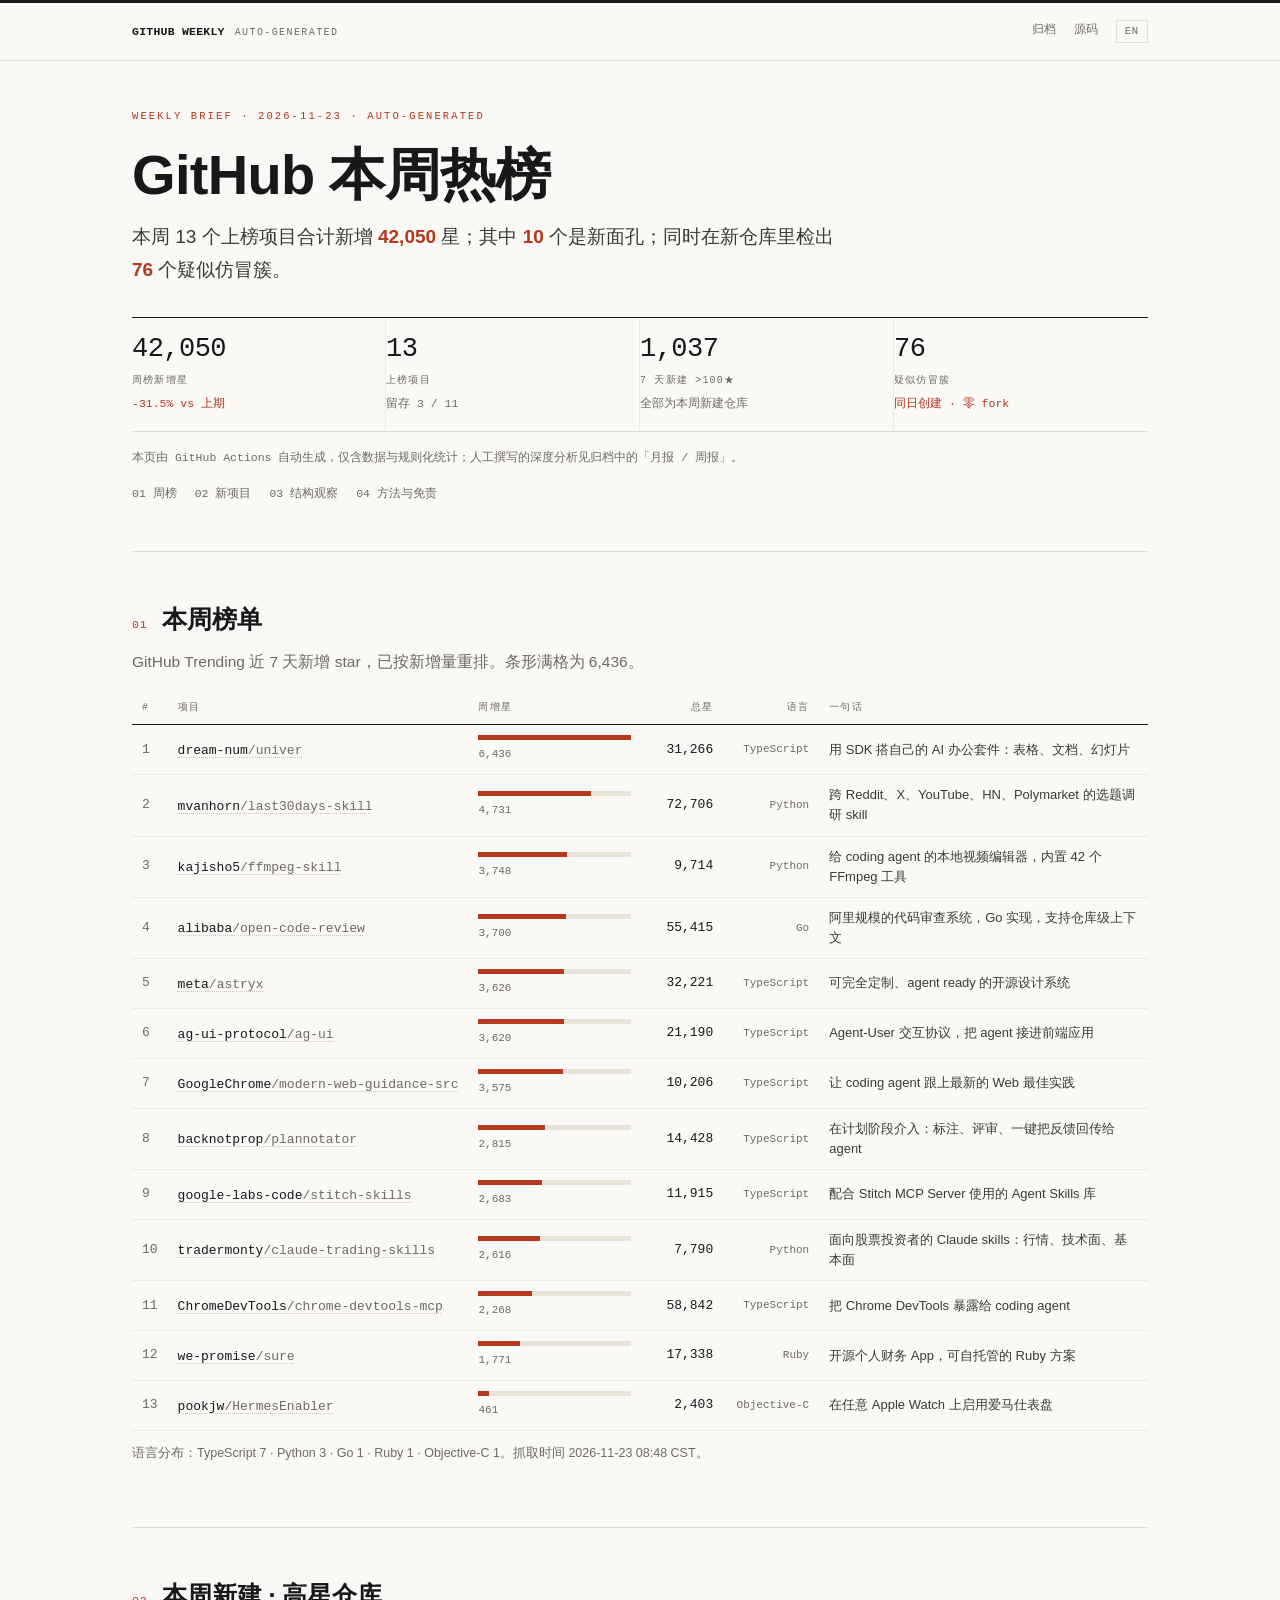
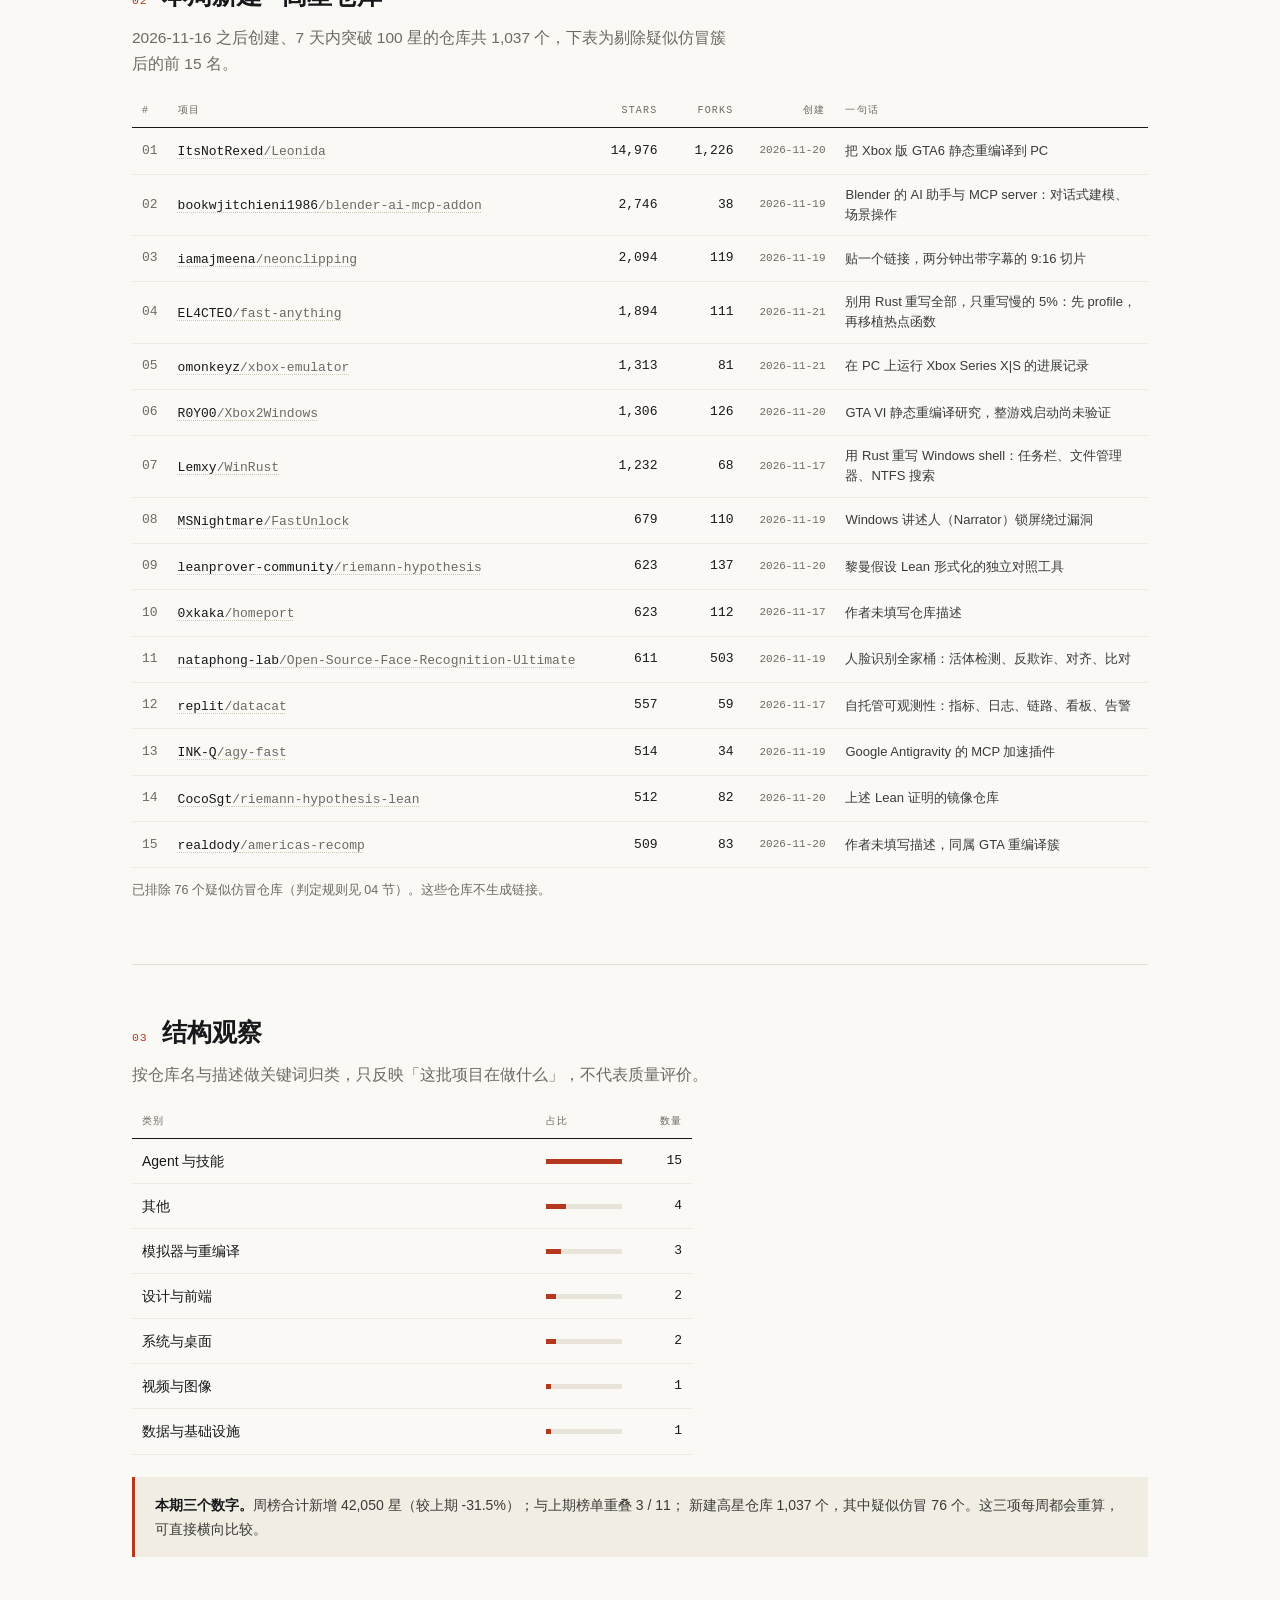
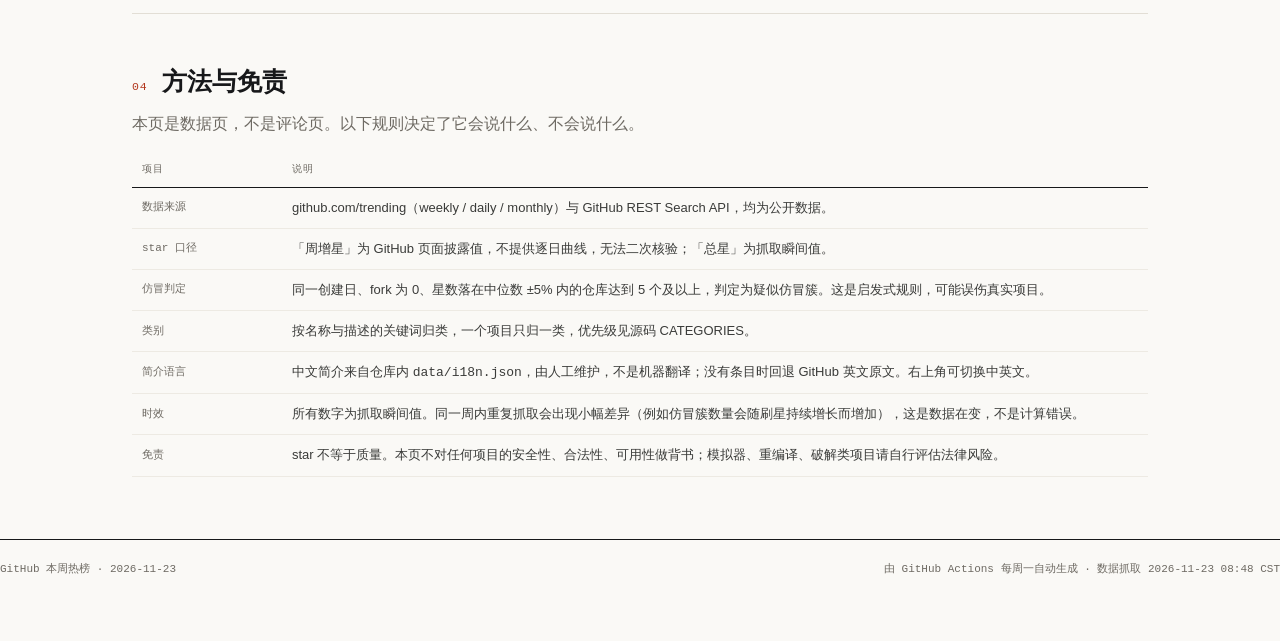
<file: index.html>
<!DOCTYPE html>
<html lang="zh-CN">
<head>
<meta charset="utf-8">
<meta name="viewport" content="width=device-width, initial-scale=1">
<meta name="color-scheme" content="light">
<title>GitHub 本周热榜 · 2026-11-23</title>
<meta name="description" content="每周一自动更新的 GitHub Trending 榜单与新建高星仓库统计。">
<link rel="stylesheet" href="assets/style.css">
</head>
<body>
<header class="site-head"><div class="site-head-in"><a class="brand" href="./"><b>GITHUB WEEKLY</b><span>auto-generated</span></a>
<nav><a href="archive/">归档</a><a href="https://github.com/lvzhongpei/github-weekly-trending" target="_blank" rel="noopener">源码</a><button class="lang-switch" id="lang-switch" type="button" aria-label="切换中英文">EN</button></nav></div></header>
<main class="wrap">
<div class="masthead">
  <div class="kicker">Weekly Brief · 2026-11-23 · Auto-generated</div>
  <h1>GitHub 本周热榜</h1>
  <p class="sub">本周 13 个上榜项目合计新增 <b>42,050</b> 星；其中 <b>10</b> 个是新面孔；同时在新仓库里检出 <b>76</b> 个疑似仿冒簇。</p>
  <div class="kpi">
    <div><span class="n">42,050</span><span class="l">周榜新增星</span><span class="d dn">-31.5% vs 上期</span></div>
    <div><span class="n">13</span><span class="l">上榜项目</span><span class="d">留存 3 / 11</span></div>
    <div><span class="n">1,037</span><span class="l">7 天新建 &gt;100★</span><span class="d">全部为本周新建仓库</span></div>
    <div><span class="n">76</span><span class="l">疑似仿冒簇</span><span class="d dn">同日创建 · 零 fork</span></div>
  </div>
  <p class="hint" style="font-family:var(--mono);font-size:11.5px;color:var(--muted);margin:16px 0 0">
    本页由 GitHub Actions 自动生成，仅含数据与规则化统计；人工撰写的深度分析见归档中的「月报 / 周报」。</p>
  <nav class="toc"><a href="#s1">01 周榜</a><a href="#s2">02 新项目</a><a href="#s3">03 结构观察</a><a href="#s4">04 方法与免责</a></nav>
</div>

<section id="s1">
  <div class="sec-head"><span class="sec-num">01</span><h2>本周榜单</h2></div>
  <p class="lede">GitHub Trending 近 7 天新增 star，已按新增量重排。条形满格为 6,436。</p>
  <div class="tbl-scroll" style="overflow-x:auto">
  <table>
    <thead><tr><th style="width:26px">#</th><th style="width:290px">项目</th><th class="bar-cell">周增星</th>
    <th class="r" style="width:82px">总星</th><th class="r hide-m" style="width:96px">语言</th><th class="hide-m">一句话</th></tr></thead>
    <tbody><tr><td class="num" style="color:var(--muted)">1</td><td><a class="proj" href="https://github.com/dream-num/univer" target="_blank" rel="noopener">dream-num<span class="owner">/univer</span></a></td><td class="bar-cell"><div class="bar"><i style="width:100.0%"></i></div><div class="micro" style="margin-top:5px">6,436</div></td><td class="r num">31,266</td><td class="r micro hide-m">TypeScript</td><td class="desc hide-m"><span class="i18n zh">用 SDK 搭自己的 AI 办公套件：表格、文档、幻灯片</span><span class="i18n en">Build your own AI office with Univer Office SDK. Bring editing, calculation, collaboration, and file processing into your product for people and AI agents. Buil</span></td></tr><tr><td class="num" style="color:var(--muted)">2</td><td><a class="proj" href="https://github.com/mvanhorn/last30days-skill" target="_blank" rel="noopener">mvanhorn<span class="owner">/last30days-skill</span></a></td><td class="bar-cell"><div class="bar"><i style="width:73.5%"></i></div><div class="micro" style="margin-top:5px">4,731</div></td><td class="r num">72,706</td><td class="r micro hide-m">Python</td><td class="desc hide-m"><span class="i18n zh">跨 Reddit、X、YouTube、HN、Polymarket 的选题调研 skill</span><span class="i18n en">AI agent skill that researches any topic across Reddit, X, YouTube, HN, Polymarket, and the web - then synthesizes a grounded summary</span></td></tr><tr><td class="num" style="color:var(--muted)">3</td><td><a class="proj" href="https://github.com/kajisho5/ffmpeg-skill" target="_blank" rel="noopener">kajisho5<span class="owner">/ffmpeg-skill</span></a></td><td class="bar-cell"><div class="bar"><i style="width:58.2%"></i></div><div class="micro" style="margin-top:5px">3,748</div></td><td class="r num">9,714</td><td class="r micro hide-m">Python</td><td class="desc hide-m"><span class="i18n zh">给 coding agent 的本地视频编辑器，内置 42 个 FFmpeg 工具</span><span class="i18n en">Local video editor for coding agents: 42 FFmpeg tools with a machine-readable contract and an MCP server, for Claude Code, Cursor and Codex. Cut, captions, refr</span></td></tr><tr><td class="num" style="color:var(--muted)">4</td><td><a class="proj" href="https://github.com/alibaba/open-code-review" target="_blank" rel="noopener">alibaba<span class="owner">/open-code-review</span></a></td><td class="bar-cell"><div class="bar"><i style="width:57.5%"></i></div><div class="micro" style="margin-top:5px">3,700</div></td><td class="r num">55,415</td><td class="r micro hide-m">Go</td><td class="desc hide-m"><span class="i18n zh">阿里规模的代码审查系统，Go 实现，支持仓库级上下文</span><span class="i18n en">Secure, fast, efficient, battle-tested at Alibaba&#x27;s scale. Hybrid architecture code review tool: deterministic pipelines + LLM Agent, precise line-level comment</span></td></tr><tr><td class="num" style="color:var(--muted)">5</td><td><a class="proj" href="https://github.com/meta/astryx" target="_blank" rel="noopener">meta<span class="owner">/astryx</span></a></td><td class="bar-cell"><div class="bar"><i style="width:56.3%"></i></div><div class="micro" style="margin-top:5px">3,626</div></td><td class="r num">32,221</td><td class="r micro hide-m">TypeScript</td><td class="desc hide-m"><span class="i18n zh">可完全定制、agent ready 的开源设计系统</span><span class="i18n en">An open source design system that&#x27;s fully customizable and agent ready</span></td></tr><tr><td class="num" style="color:var(--muted)">6</td><td><a class="proj" href="https://github.com/ag-ui-protocol/ag-ui" target="_blank" rel="noopener">ag-ui-protocol<span class="owner">/ag-ui</span></a></td><td class="bar-cell"><div class="bar"><i style="width:56.2%"></i></div><div class="micro" style="margin-top:5px">3,620</div></td><td class="r num">21,190</td><td class="r micro hide-m">TypeScript</td><td class="desc hide-m"><span class="i18n zh">Agent-User 交互协议，把 agent 接进前端应用</span><span class="i18n en">AG-UI: the Agent-User Interaction Protocol. Bring Agents into Frontend Applications.</span></td></tr><tr><td class="num" style="color:var(--muted)">7</td><td><a class="proj" href="https://github.com/GoogleChrome/modern-web-guidance-src" target="_blank" rel="noopener">GoogleChrome<span class="owner">/modern-web-guidance-src</span></a></td><td class="bar-cell"><div class="bar"><i style="width:55.5%"></i></div><div class="micro" style="margin-top:5px">3,575</div></td><td class="r num">10,206</td><td class="r micro hide-m">TypeScript</td><td class="desc hide-m"><span class="i18n zh">让 coding agent 跟上最新的 Web 最佳实践</span><span class="i18n en">Keep your coding agent up to date with the latest web best practices</span></td></tr><tr><td class="num" style="color:var(--muted)">8</td><td><a class="proj" href="https://github.com/backnotprop/plannotator" target="_blank" rel="noopener">backnotprop<span class="owner">/plannotator</span></a></td><td class="bar-cell"><div class="bar"><i style="width:43.7%"></i></div><div class="micro" style="margin-top:5px">2,815</div></td><td class="r num">14,428</td><td class="r micro hide-m">TypeScript</td><td class="desc hide-m"><span class="i18n zh">在计划阶段介入：标注、评审、一键把反馈回传给 agent</span><span class="i18n en">The workspace to stay in the loop and on top of agents - shape, decide, plan, annotate, review code, share with team, and send all feedback to agents with one c</span></td></tr><tr><td class="num" style="color:var(--muted)">9</td><td><a class="proj" href="https://github.com/google-labs-code/stitch-skills" target="_blank" rel="noopener">google-labs-code<span class="owner">/stitch-skills</span></a></td><td class="bar-cell"><div class="bar"><i style="width:41.7%"></i></div><div class="micro" style="margin-top:5px">2,683</div></td><td class="r num">11,915</td><td class="r micro hide-m">TypeScript</td><td class="desc hide-m"><span class="i18n zh">配合 Stitch MCP Server 使用的 Agent Skills 库</span><span class="i18n en">A library of Agent Skills designed to work with the Stitch MCP server. Each skill follows the Agent Skills open standard, for compatibility with coding agents s</span></td></tr><tr><td class="num" style="color:var(--muted)">10</td><td><a class="proj" href="https://github.com/tradermonty/claude-trading-skills" target="_blank" rel="noopener">tradermonty<span class="owner">/claude-trading-skills</span></a></td><td class="bar-cell"><div class="bar"><i style="width:40.6%"></i></div><div class="micro" style="margin-top:5px">2,616</div></td><td class="r num">7,790</td><td class="r micro hide-m">Python</td><td class="desc hide-m"><span class="i18n zh">面向股票投资者的 Claude skills：行情、技术面、基本面</span><span class="i18n en">Claude Code skills for equity investors and traders — market analysis, technical charting, economic calendars, screeners, and trading strategy development.</span></td></tr><tr><td class="num" style="color:var(--muted)">11</td><td><a class="proj" href="https://github.com/ChromeDevTools/chrome-devtools-mcp" target="_blank" rel="noopener">ChromeDevTools<span class="owner">/chrome-devtools-mcp</span></a></td><td class="bar-cell"><div class="bar"><i style="width:35.2%"></i></div><div class="micro" style="margin-top:5px">2,268</div></td><td class="r num">58,842</td><td class="r micro hide-m">TypeScript</td><td class="desc hide-m"><span class="i18n zh">把 Chrome DevTools 暴露给 coding agent</span><span class="i18n en">Chrome DevTools for coding agents</span></td></tr><tr><td class="num" style="color:var(--muted)">12</td><td><a class="proj" href="https://github.com/we-promise/sure" target="_blank" rel="noopener">we-promise<span class="owner">/sure</span></a></td><td class="bar-cell"><div class="bar"><i style="width:27.5%"></i></div><div class="micro" style="margin-top:5px">1,771</div></td><td class="r num">17,338</td><td class="r micro hide-m">Ruby</td><td class="desc hide-m"><span class="i18n zh">开源个人财务 App，可自托管的 Ruby 方案</span><span class="i18n en">The personal finance app for everyone (by everyone)</span></td></tr><tr><td class="num" style="color:var(--muted)">13</td><td><a class="proj" href="https://github.com/pookjw/HermesEnabler" target="_blank" rel="noopener">pookjw<span class="owner">/HermesEnabler</span></a></td><td class="bar-cell"><div class="bar"><i style="width:7.2%"></i></div><div class="micro" style="margin-top:5px">461</div></td><td class="r num">2,403</td><td class="r micro hide-m">Objective-C</td><td class="desc hide-m"><span class="i18n zh">在任意 Apple Watch 上启用爱马仕表盘</span><span class="i18n en">Enable Hermès Watch Faces on any Apple Watch devices</span></td></tr></tbody>
  </table>
  </div>
  <p class="note">语言分布：TypeScript 7 · Python 3 · Go 1 · Ruby 1 · Objective-C 1。抓取时间 2026-11-23 08:48 CST。</p>
</section>

<section id="s2">
  <div class="sec-head"><span class="sec-num">02</span><h2>本周新建 · 高星仓库</h2></div>
  <p class="lede">2026-11-16 之后创建、7 天内突破 100 星的仓库共 1,037 个，下表为剔除疑似仿冒簇后的前 15 名。</p>
  <div class="tbl-scroll" style="overflow-x:auto">
  <table>
    <thead><tr><th style="width:34px">#</th><th style="width:300px">项目</th><th class="r" style="width:82px">Stars</th>
    <th class="r" style="width:76px">Forks</th><th class="r hide-m" style="width:92px">创建</th><th class="hide-m">一句话</th></tr></thead>
    <tbody><tr><td class="num" style="color:var(--muted)">01</td><td><a class="proj" href="https://github.com/ItsNotRexed/Leonida" target="_blank" rel="noopener">ItsNotRexed<span class="owner">/Leonida</span></a></td><td class="r num">14,976</td><td class="r num">1,226</td><td class="r micro hide-m">2026-11-20</td><td class="desc hide-m"><span class="i18n zh">把 Xbox 版 GTA6 静态重编译到 PC</span><span class="i18n en">Leonida Is A Native PC Recompilation Of The Xbox Version Of Grand Theft Auto 6</span></td></tr><tr><td class="num" style="color:var(--muted)">02</td><td><a class="proj" href="https://github.com/bookwjitchieni1986/blender-ai-mcp-addon" target="_blank" rel="noopener">bookwjitchieni1986<span class="owner">/blender-ai-mcp-addon</span></a></td><td class="r num">2,746</td><td class="r num">38</td><td class="r micro hide-m">2026-11-19</td><td class="desc hide-m"><span class="i18n zh">Blender 的 AI 助手与 MCP server：对话式建模、场景操作</span><span class="i18n en">AI assistant and MCP server for Blender: visual chat, scene tools, multi-agent workflows. Works with ChatGPT/GPT, Claude, Gemini, Ollama, OpenCode. Blender AI a</span></td></tr><tr><td class="num" style="color:var(--muted)">03</td><td><a class="proj" href="https://github.com/iamajmeena/neonclipping" target="_blank" rel="noopener">iamajmeena<span class="owner">/neonclipping</span></a></td><td class="r num">2,094</td><td class="r num">119</td><td class="r micro hide-m">2026-11-19</td><td class="desc hide-m"><span class="i18n zh">贴一个链接，两分钟出带字幕的 9:16 切片</span><span class="i18n en">Paste a link, get captioned 9:16 clips in ~2 min. Free, local, open-source clipping engine (audio-first, YouTube captions, local LLM).</span></td></tr><tr><td class="num" style="color:var(--muted)">04</td><td><a class="proj" href="https://github.com/EL4CTEO/fast-anything" target="_blank" rel="noopener">EL4CTEO<span class="owner">/fast-anything</span></a></td><td class="r num">1,894</td><td class="r num">111</td><td class="r micro hide-m">2026-11-21</td><td class="desc hide-m"><span class="i18n zh">别用 Rust 重写全部，只重写慢的 5%：先 profile，再移植热点函数</span><span class="i18n en">Don&#x27;t rewrite it in Rust. Rewrite the 5% that&#x27;s slow: profile Python, Node or Ruby apps, port the hot functions with your coding agent, prove they behave the sa</span></td></tr><tr><td class="num" style="color:var(--muted)">05</td><td><a class="proj" href="https://github.com/omonkeyz/xbox-emulator" target="_blank" rel="noopener">omonkeyz<span class="owner">/xbox-emulator</span></a></td><td class="r num">1,313</td><td class="r num">81</td><td class="r micro hide-m">2026-11-21</td><td class="desc hide-m"><span class="i18n zh">在 PC 上运行 Xbox Series X|S 的进展记录</span><span class="i18n en">Progress notes for running Xbox Series X|S builds on PC (TomBox + rage9)</span></td></tr><tr><td class="num" style="color:var(--muted)">06</td><td><a class="proj" href="https://github.com/R0Y00/Xbox2Windows" target="_blank" rel="noopener">R0Y00<span class="owner">/Xbox2Windows</span></a></td><td class="r num">1,306</td><td class="r num">126</td><td class="r micro hide-m">2026-11-20</td><td class="desc hide-m"><span class="i18n zh">GTA VI 静态重编译研究，整游戏启动尚未验证</span><span class="i18n en">GTA VI static recompilation research for x64 Windows. Source-built EXEs run on Windows, and two translated pixel shaders match reference outputs on hardware and</span></td></tr><tr><td class="num" style="color:var(--muted)">07</td><td><a class="proj" href="https://github.com/Lemxy/WinRust" target="_blank" rel="noopener">Lemxy<span class="owner">/WinRust</span></a></td><td class="r num">1,232</td><td class="r num">68</td><td class="r micro hide-m">2026-11-17</td><td class="desc hide-m"><span class="i18n zh">用 Rust 重写 Windows shell：任务栏、文件管理器、NTFS 搜索</span><span class="i18n en">Windows shell replacement in Rust: taskbar, file manager, NTFS search, task manager, disk cleaner. One installer exe.</span></td></tr><tr><td class="num" style="color:var(--muted)">08</td><td><a class="proj" href="https://github.com/MSNightmare/FastUnlock" target="_blank" rel="noopener">MSNightmare<span class="owner">/FastUnlock</span></a></td><td class="r num">679</td><td class="r num">110</td><td class="r micro hide-m">2026-11-19</td><td class="desc hide-m"><span class="i18n zh">Windows 讲述人（Narrator）锁屏绕过漏洞</span><span class="i18n en">FastUnlock : Windows Narrator LockScreen Bypass 0day Vulnerability</span></td></tr><tr><td class="num" style="color:var(--muted)">09</td><td><a class="proj" href="https://github.com/leanprover-community/riemann-hypothesis" target="_blank" rel="noopener">leanprover-community<span class="owner">/riemann-hypothesis</span></a></td><td class="r num">623</td><td class="r num">137</td><td class="r micro hide-m">2026-11-20</td><td class="desc hide-m"><span class="i18n zh">黎曼假设 Lean 形式化的独立对照工具</span><span class="i18n en">Independent Comparator setup for the Lean formalization of the Riemann Hypothesis (Alpöge, 2026-11-20)</span></td></tr><tr><td class="num" style="color:var(--muted)">10</td><td><a class="proj" href="https://github.com/0xkaka/homeport" target="_blank" rel="noopener">0xkaka<span class="owner">/homeport</span></a></td><td class="r num">623</td><td class="r num">112</td><td class="r micro hide-m">2026-11-17</td><td class="desc hide-m"><span class="i18n zh">作者未填写仓库描述</span><span class="i18n en">—</span></td></tr><tr><td class="num" style="color:var(--muted)">11</td><td><a class="proj" href="https://github.com/nataphong-lab/Open-Source-Face-Recognition-Ultimate" target="_blank" rel="noopener">nataphong-lab<span class="owner">/Open-Source-Face-Recognition-Ultimate</span></a></td><td class="r num">611</td><td class="r num">503</td><td class="r micro hide-m">2026-11-19</td><td class="desc hide-m"><span class="i18n zh">人脸识别全家桶：活体检测、反欺诈、对齐、比对</span><span class="i18n en">Face Recognition, Face Liveness Detection, Face Anti-Spoofing, Face Detection, Face Landmarks, Face Compare, Face Matching, Face Pose, Face Expression, Face Att</span></td></tr><tr><td class="num" style="color:var(--muted)">12</td><td><a class="proj" href="https://github.com/replit/datacat" target="_blank" rel="noopener">replit<span class="owner">/datacat</span></a></td><td class="r num">557</td><td class="r num">59</td><td class="r micro hide-m">2026-11-17</td><td class="desc hide-m"><span class="i18n zh">自托管可观测性：指标、日志、链路、看板、告警</span><span class="i18n en">Self-hosted observability: metrics, logs, traces, dashboards and alerts. Stores data in PostgreSQL or ClickHouse. Accepts OpenTelemetry data.</span></td></tr><tr><td class="num" style="color:var(--muted)">13</td><td><a class="proj" href="https://github.com/INK-Q/agy-fast" target="_blank" rel="noopener">INK-Q<span class="owner">/agy-fast</span></a></td><td class="r num">514</td><td class="r num">34</td><td class="r micro hide-m">2026-11-19</td><td class="desc hide-m"><span class="i18n zh">Google Antigravity 的 MCP 加速插件</span><span class="i18n en">Non-invasive MCP accelerator plugin for Google Antigravity (CLI/Desktop/IDE): cuts LLM turns (-34%), token quota (-31%), and upload traffic (-40%) without affec</span></td></tr><tr><td class="num" style="color:var(--muted)">14</td><td><a class="proj" href="https://github.com/CocoSgt/riemann-hypothesis-lean" target="_blank" rel="noopener">CocoSgt<span class="owner">/riemann-hypothesis-lean</span></a></td><td class="r num">512</td><td class="r num">82</td><td class="r micro hide-m">2026-11-20</td><td class="desc hide-m"><span class="i18n zh">上述 Lean 证明的镜像仓库</span><span class="i18n en">Mirror of Levent Alpöge&#x27;s Lean proof of the Riemann Hypothesis (with Claude). All credit to Levent Alpöge. Source: alpo.ge</span></td></tr><tr><td class="num" style="color:var(--muted)">15</td><td><a class="proj" href="https://github.com/realdody/americas-recomp" target="_blank" rel="noopener">realdody<span class="owner">/americas-recomp</span></a></td><td class="r num">509</td><td class="r num">83</td><td class="r micro hide-m">2026-11-20</td><td class="desc hide-m"><span class="i18n zh">作者未填写描述，同属 GTA 重编译簇</span><span class="i18n en">—</span></td></tr></tbody>
  </table>
  </div>
  <p class="note">已排除 76 个疑似仿冒仓库（判定规则见 04 节）。这些仓库不生成链接。</p>
</section>

<section id="s3">
  <div class="sec-head"><span class="sec-num">03</span><h2>结构观察</h2></div>
  <p class="lede">按仓库名与描述做关键词归类，只反映「这批项目在做什么」，不代表质量评价。</p>
  <table style="max-width:560px">
    <thead><tr><th>类别</th><th class="bar-cell">占比</th><th class="r" style="width:60px">数量</th></tr></thead>
    <tbody><tr><td>Agent 与技能</td><td class="bar-cell"><div class="bar"><i style="width:100.0%"></i></div></td><td class="r num">15</td></tr><tr><td>其他</td><td class="bar-cell"><div class="bar"><i style="width:26.7%"></i></div></td><td class="r num">4</td></tr><tr><td>模拟器与重编译</td><td class="bar-cell"><div class="bar"><i style="width:20.0%"></i></div></td><td class="r num">3</td></tr><tr><td>设计与前端</td><td class="bar-cell"><div class="bar"><i style="width:13.3%"></i></div></td><td class="r num">2</td></tr><tr><td>系统与桌面</td><td class="bar-cell"><div class="bar"><i style="width:13.3%"></i></div></td><td class="r num">2</td></tr><tr><td>视频与图像</td><td class="bar-cell"><div class="bar"><i style="width:6.7%"></i></div></td><td class="r num">1</td></tr><tr><td>数据与基础设施</td><td class="bar-cell"><div class="bar"><i style="width:6.7%"></i></div></td><td class="r num">1</td></tr></tbody>
  </table>
  <div class="callout">
    <b>本期三个数字。</b>周榜合计新增 42,050 星（较上期 -31.5%）；与上期榜单重叠 3 / 11；
    新建高星仓库 1,037 个，其中疑似仿冒 76 个。这三项每周都会重算，可直接横向比较。
  </div>
</section>

<section id="s4">
  <div class="sec-head"><span class="sec-num">04</span><h2>方法与免责</h2></div>
  <p class="lede">本页是数据页，不是评论页。以下规则决定了它会说什么、不会说什么。</p>
  <table>
    <thead><tr><th style="width:150px">项目</th><th>说明</th></tr></thead>
    <tbody>
      <tr><td class="micro">数据来源</td><td class="desc">github.com/trending（weekly / daily / monthly）与 GitHub REST Search API，均为公开数据。</td></tr>
      <tr><td class="micro">star 口径</td><td class="desc">「周增星」为 GitHub 页面披露值，不提供逐日曲线，无法二次核验；「总星」为抓取瞬间值。</td></tr>
      <tr><td class="micro">仿冒判定</td><td class="desc">同一创建日、fork 为 0、星数落在中位数 ±5% 内的仓库达到 5 个及以上，判定为疑似仿冒簇。这是启发式规则，可能误伤真实项目。</td></tr>
      <tr><td class="micro">类别</td><td class="desc">按名称与描述的关键词归类，一个项目只归一类，优先级见源码 CATEGORIES。</td></tr>
      <tr><td class="micro">简介语言</td><td class="desc">中文简介来自仓库内 <code>data/i18n.json</code>，由人工维护，不是机器翻译；没有条目时回退 GitHub 英文原文。右上角可切换中英文。</td></tr>
      <tr><td class="micro">时效</td><td class="desc">所有数字为抓取瞬间值。同一周内重复抓取会出现小幅差异（例如仿冒簇数量会随刷星持续增长而增加），这是数据在变，不是计算错误。</td></tr>
      <tr><td class="micro">免责</td><td class="desc">star 不等于质量。本页不对任何项目的安全性、合法性、可用性做背书；模拟器、重编译、破解类项目请自行评估法律风险。</td></tr>
    </tbody>
  </table>
</section>
</main>
<footer><span>GitHub 本周热榜 · 2026-11-23</span><span>由 GitHub Actions 每周一自动生成 · 数据抓取 2026-11-23 08:48 CST</span></footer>
<script src="assets/lang.js" defer></script>
</body>
</html>
</file>
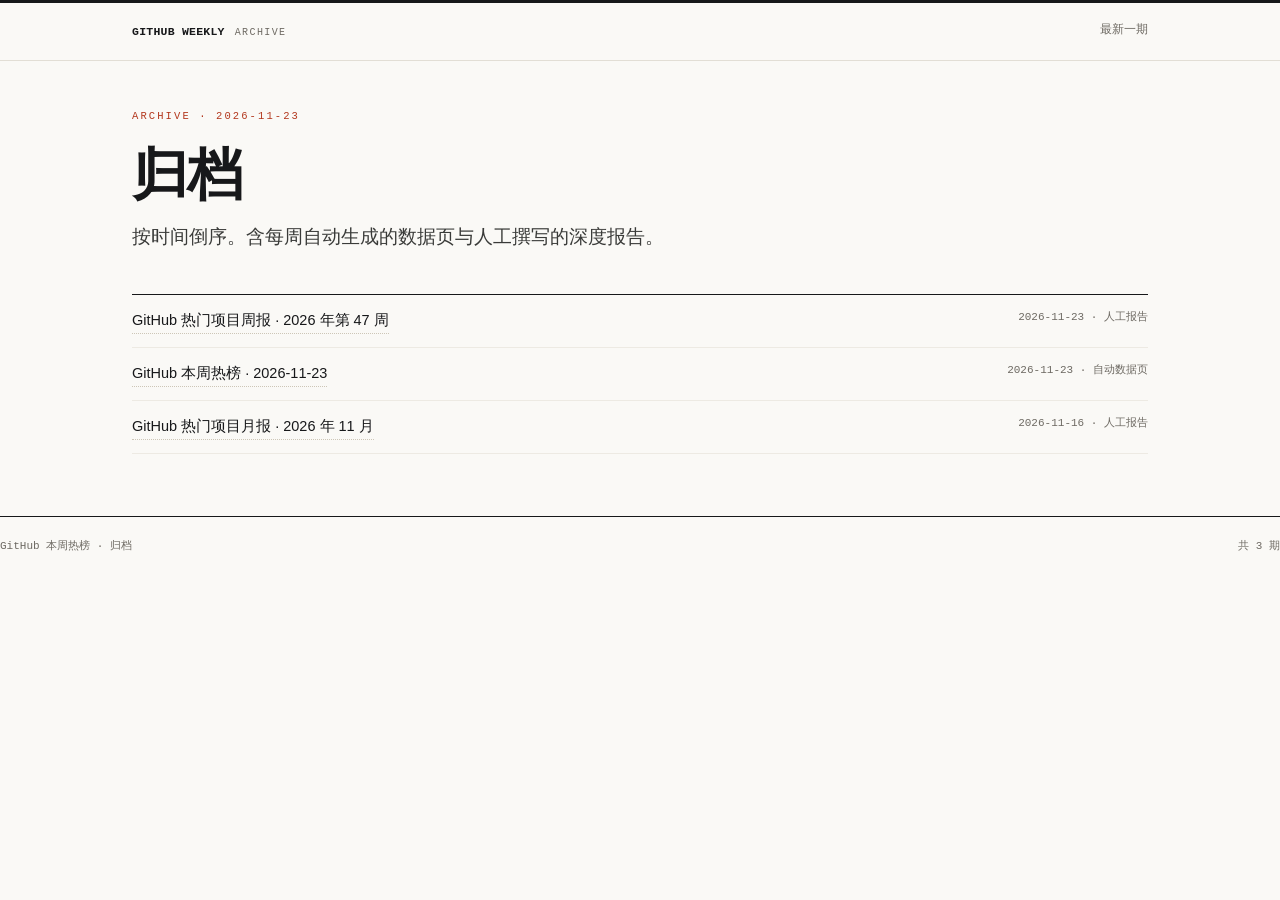
<file: archive/index.html>
<!DOCTYPE html>
<html lang="zh-CN"><head><meta charset="utf-8">
<meta name="viewport" content="width=device-width, initial-scale=1">
<meta name="color-scheme" content="light">
<title>归档 · GitHub 本周热榜</title><link rel="stylesheet" href="../assets/style.css"></head>
<body><header class="site-head"><div class="site-head-in"><a class="brand" href="../"><b>GITHUB WEEKLY</b><span>archive</span></a>
<nav><a href="../">最新一期</a></nav></div></header>
<main class="wrap"><div class="masthead"><div class="kicker">Archive · 2026-11-23</div><h1>归档</h1>
<p class="sub">按时间倒序。含每周自动生成的数据页与人工撰写的深度报告。</p></div>
<section style="border-top:none;margin-top:0;padding-top:10px"><ul class="archive-list"><li><a href="report-2026-11-23.html">GitHub 热门项目周报 · 2026 年第 47 周</a><span class="meta">2026-11-23 · 人工报告</span></li><li><a href="2026-11-23.html">GitHub 本周热榜 · 2026-11-23</a><span class="meta">2026-11-23 · 自动数据页</span></li><li><a href="report-2026-11-16.html">GitHub 热门项目月报 · 2026 年 11 月</a><span class="meta">2026-11-16 · 人工报告</span></li></ul></section>
</main><footer><span>GitHub 本周热榜 · 归档</span><span>共 3 期</span></footer></body></html>
</file>
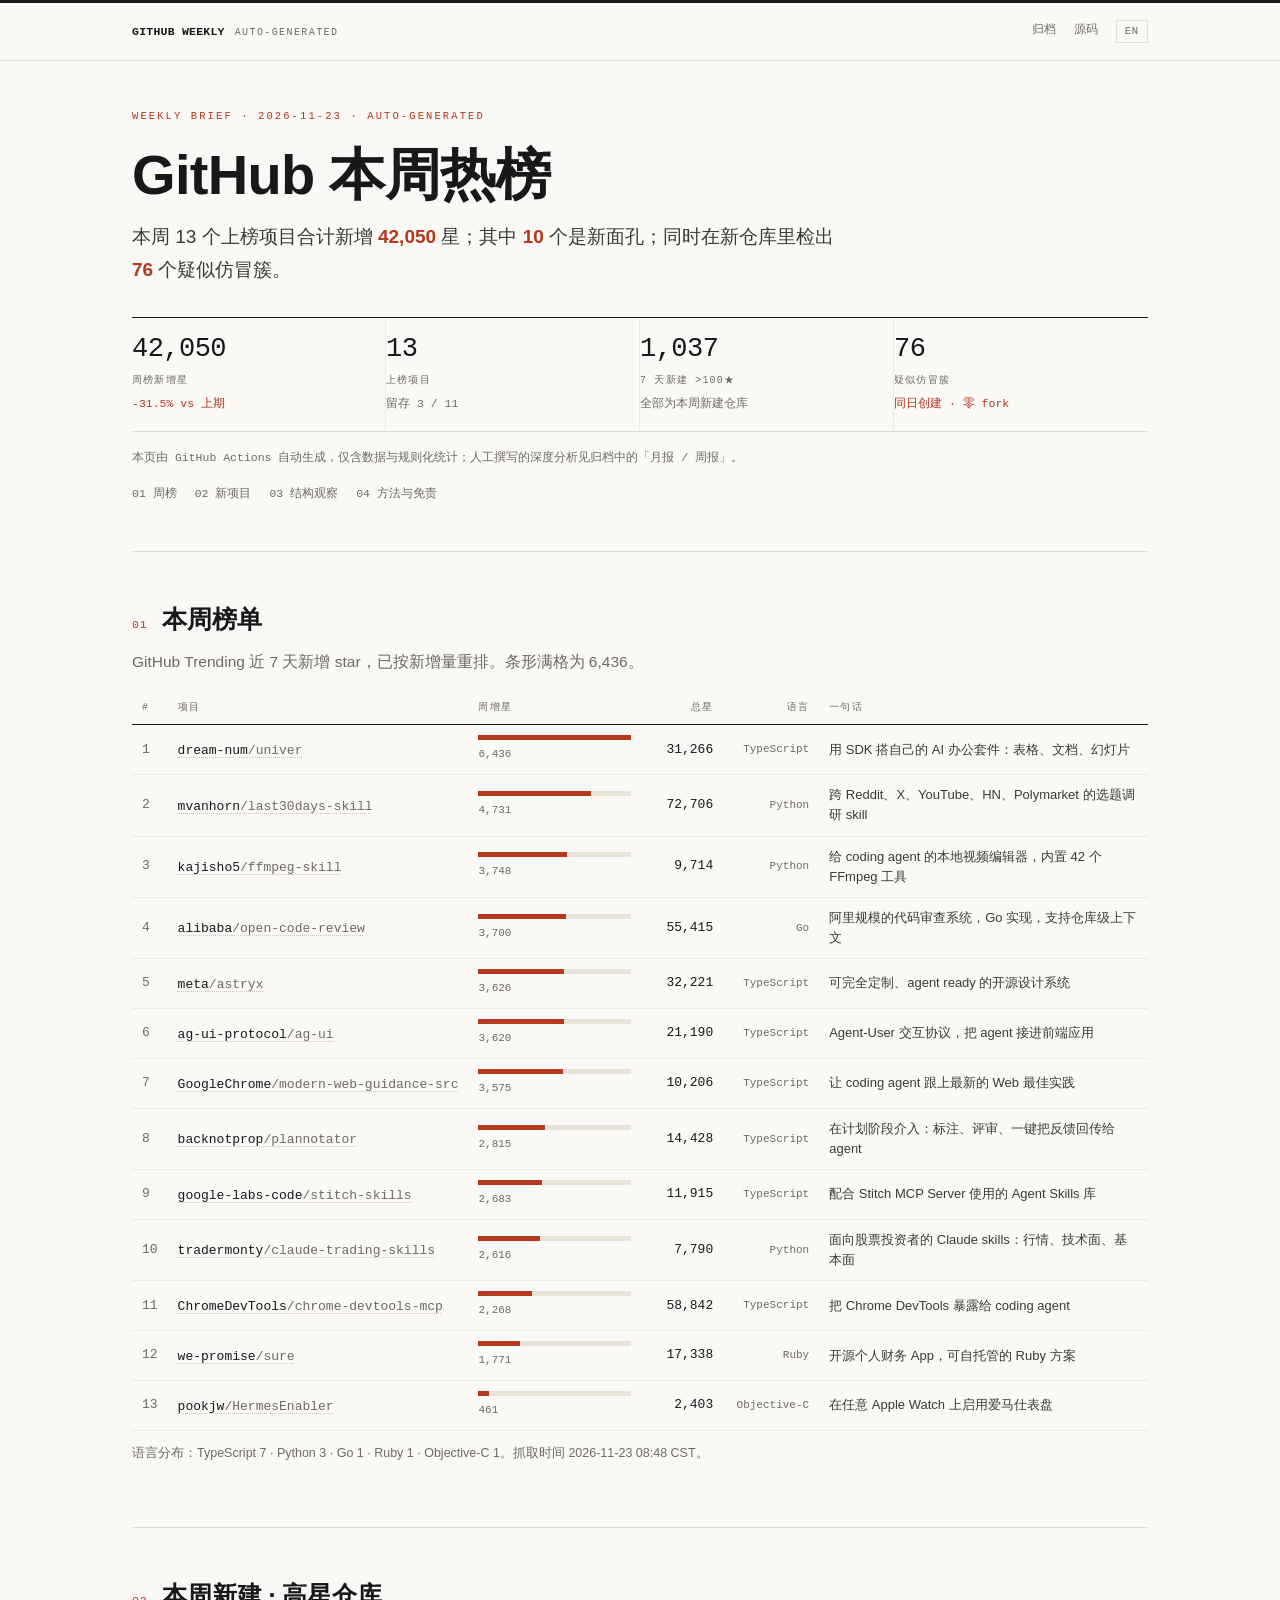
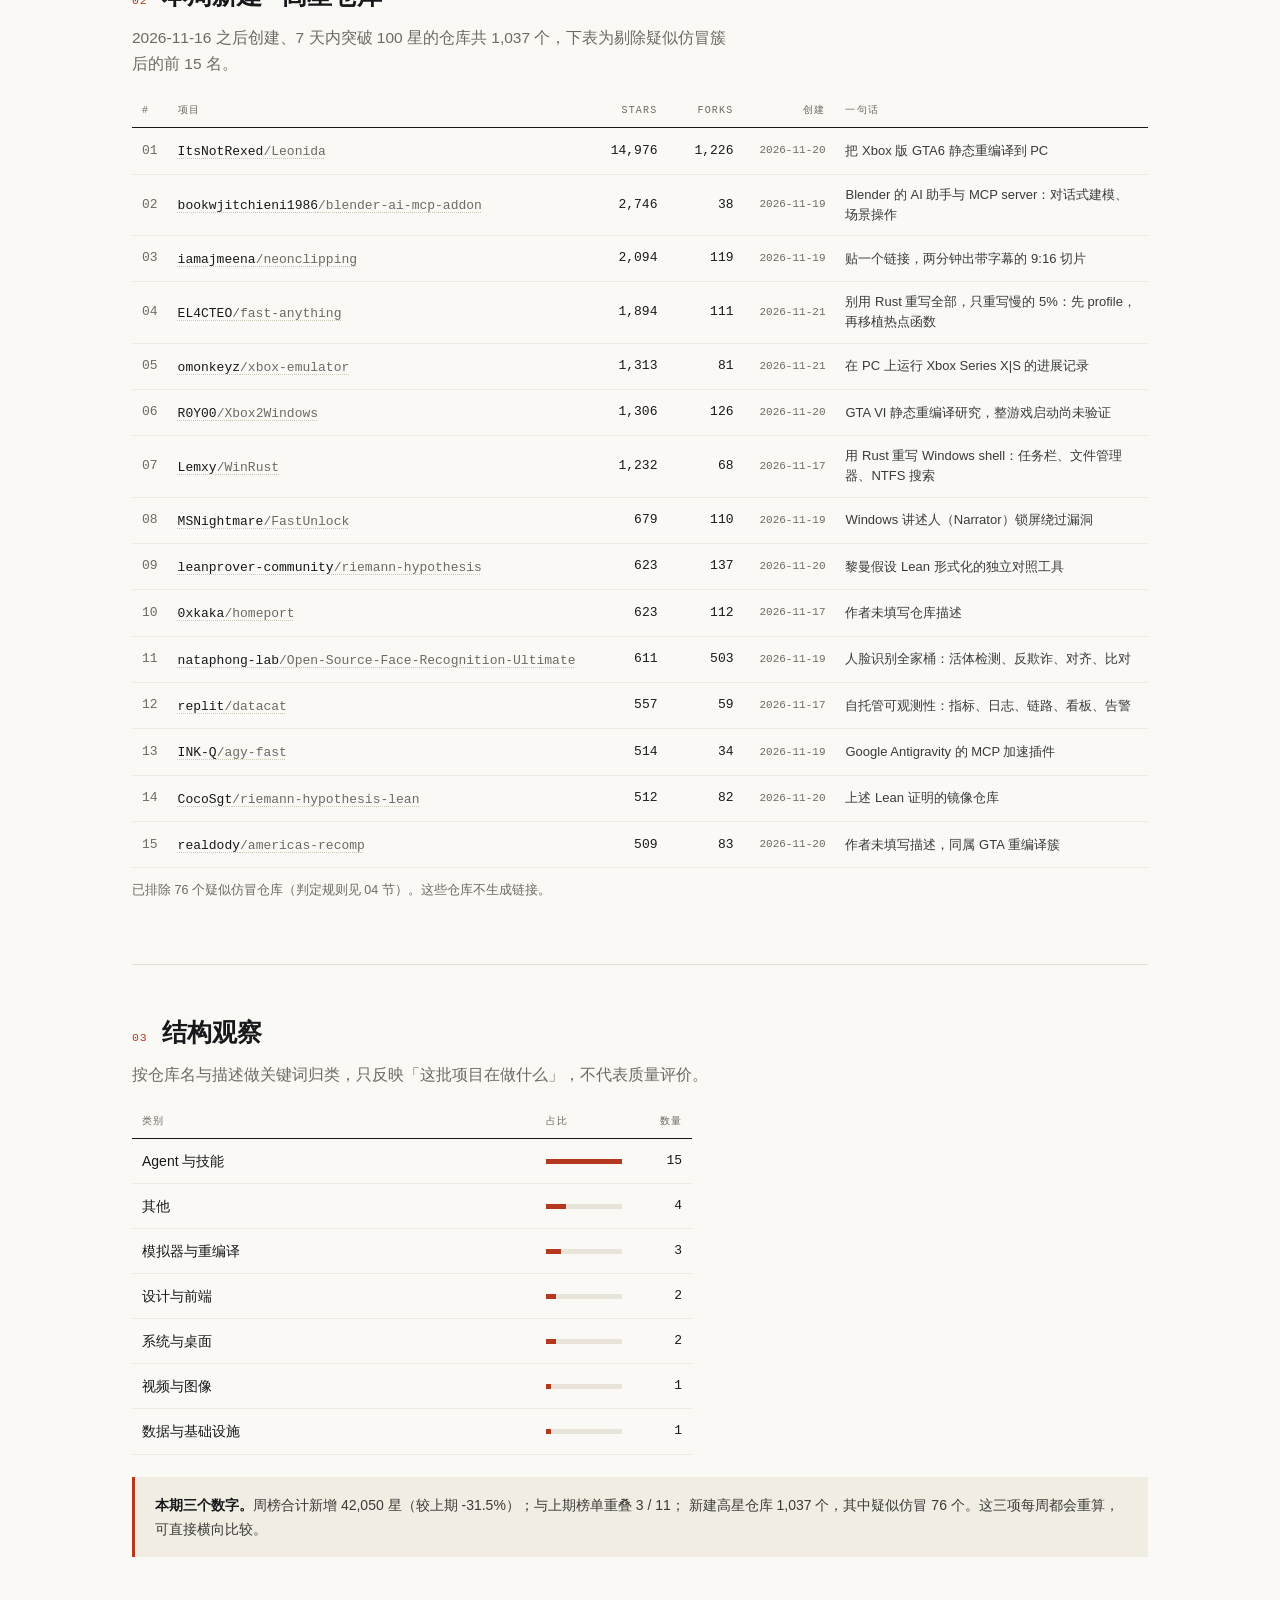
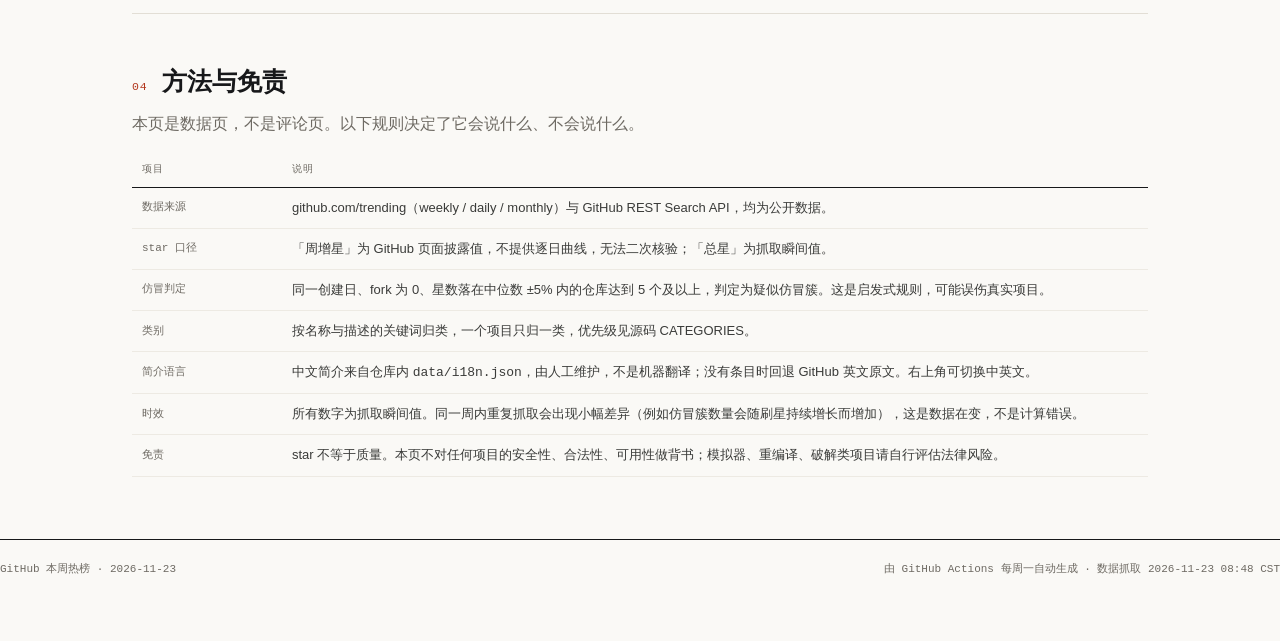
<file: archive/2026-11-23.html>
<!DOCTYPE html>
<html lang="zh-CN">
<head>
<meta charset="utf-8">
<meta name="viewport" content="width=device-width, initial-scale=1">
<meta name="color-scheme" content="light">
<title>GitHub 本周热榜 · 2026-11-23</title>
<meta name="description" content="每周一自动更新的 GitHub Trending 榜单与新建高星仓库统计。">
<link rel="stylesheet" href="../assets/style.css">
</head>
<body>
<header class="site-head"><div class="site-head-in"><a class="brand" href="../"><b>GITHUB WEEKLY</b><span>auto-generated</span></a>
<nav><a href="../archive/">归档</a><a href="https://github.com/lvzhongpei/github-weekly-trending" target="_blank" rel="noopener">源码</a><button class="lang-switch" id="lang-switch" type="button" aria-label="切换中英文">EN</button></nav></div></header>
<main class="wrap">
<div class="masthead">
  <div class="kicker">Weekly Brief · 2026-11-23 · Auto-generated</div>
  <h1>GitHub 本周热榜</h1>
  <p class="sub">本周 13 个上榜项目合计新增 <b>42,050</b> 星；其中 <b>10</b> 个是新面孔；同时在新仓库里检出 <b>76</b> 个疑似仿冒簇。</p>
  <div class="kpi">
    <div><span class="n">42,050</span><span class="l">周榜新增星</span><span class="d dn">-31.5% vs 上期</span></div>
    <div><span class="n">13</span><span class="l">上榜项目</span><span class="d">留存 3 / 11</span></div>
    <div><span class="n">1,037</span><span class="l">7 天新建 &gt;100★</span><span class="d">全部为本周新建仓库</span></div>
    <div><span class="n">76</span><span class="l">疑似仿冒簇</span><span class="d dn">同日创建 · 零 fork</span></div>
  </div>
  <p class="hint" style="font-family:var(--mono);font-size:11.5px;color:var(--muted);margin:16px 0 0">
    本页由 GitHub Actions 自动生成，仅含数据与规则化统计；人工撰写的深度分析见归档中的「月报 / 周报」。</p>
  <nav class="toc"><a href="#s1">01 周榜</a><a href="#s2">02 新项目</a><a href="#s3">03 结构观察</a><a href="#s4">04 方法与免责</a></nav>
</div>

<section id="s1">
  <div class="sec-head"><span class="sec-num">01</span><h2>本周榜单</h2></div>
  <p class="lede">GitHub Trending 近 7 天新增 star，已按新增量重排。条形满格为 6,436。</p>
  <div class="tbl-scroll" style="overflow-x:auto">
  <table>
    <thead><tr><th style="width:26px">#</th><th style="width:290px">项目</th><th class="bar-cell">周增星</th>
    <th class="r" style="width:82px">总星</th><th class="r hide-m" style="width:96px">语言</th><th class="hide-m">一句话</th></tr></thead>
    <tbody><tr><td class="num" style="color:var(--muted)">1</td><td><a class="proj" href="https://github.com/dream-num/univer" target="_blank" rel="noopener">dream-num<span class="owner">/univer</span></a></td><td class="bar-cell"><div class="bar"><i style="width:100.0%"></i></div><div class="micro" style="margin-top:5px">6,436</div></td><td class="r num">31,266</td><td class="r micro hide-m">TypeScript</td><td class="desc hide-m"><span class="i18n zh">用 SDK 搭自己的 AI 办公套件：表格、文档、幻灯片</span><span class="i18n en">Build your own AI office with Univer Office SDK. Bring editing, calculation, collaboration, and file processing into your product for people and AI agents. Buil</span></td></tr><tr><td class="num" style="color:var(--muted)">2</td><td><a class="proj" href="https://github.com/mvanhorn/last30days-skill" target="_blank" rel="noopener">mvanhorn<span class="owner">/last30days-skill</span></a></td><td class="bar-cell"><div class="bar"><i style="width:73.5%"></i></div><div class="micro" style="margin-top:5px">4,731</div></td><td class="r num">72,706</td><td class="r micro hide-m">Python</td><td class="desc hide-m"><span class="i18n zh">跨 Reddit、X、YouTube、HN、Polymarket 的选题调研 skill</span><span class="i18n en">AI agent skill that researches any topic across Reddit, X, YouTube, HN, Polymarket, and the web - then synthesizes a grounded summary</span></td></tr><tr><td class="num" style="color:var(--muted)">3</td><td><a class="proj" href="https://github.com/kajisho5/ffmpeg-skill" target="_blank" rel="noopener">kajisho5<span class="owner">/ffmpeg-skill</span></a></td><td class="bar-cell"><div class="bar"><i style="width:58.2%"></i></div><div class="micro" style="margin-top:5px">3,748</div></td><td class="r num">9,714</td><td class="r micro hide-m">Python</td><td class="desc hide-m"><span class="i18n zh">给 coding agent 的本地视频编辑器，内置 42 个 FFmpeg 工具</span><span class="i18n en">Local video editor for coding agents: 42 FFmpeg tools with a machine-readable contract and an MCP server, for Claude Code, Cursor and Codex. Cut, captions, refr</span></td></tr><tr><td class="num" style="color:var(--muted)">4</td><td><a class="proj" href="https://github.com/alibaba/open-code-review" target="_blank" rel="noopener">alibaba<span class="owner">/open-code-review</span></a></td><td class="bar-cell"><div class="bar"><i style="width:57.5%"></i></div><div class="micro" style="margin-top:5px">3,700</div></td><td class="r num">55,415</td><td class="r micro hide-m">Go</td><td class="desc hide-m"><span class="i18n zh">阿里规模的代码审查系统，Go 实现，支持仓库级上下文</span><span class="i18n en">Secure, fast, efficient, battle-tested at Alibaba&#x27;s scale. Hybrid architecture code review tool: deterministic pipelines + LLM Agent, precise line-level comment</span></td></tr><tr><td class="num" style="color:var(--muted)">5</td><td><a class="proj" href="https://github.com/meta/astryx" target="_blank" rel="noopener">meta<span class="owner">/astryx</span></a></td><td class="bar-cell"><div class="bar"><i style="width:56.3%"></i></div><div class="micro" style="margin-top:5px">3,626</div></td><td class="r num">32,221</td><td class="r micro hide-m">TypeScript</td><td class="desc hide-m"><span class="i18n zh">可完全定制、agent ready 的开源设计系统</span><span class="i18n en">An open source design system that&#x27;s fully customizable and agent ready</span></td></tr><tr><td class="num" style="color:var(--muted)">6</td><td><a class="proj" href="https://github.com/ag-ui-protocol/ag-ui" target="_blank" rel="noopener">ag-ui-protocol<span class="owner">/ag-ui</span></a></td><td class="bar-cell"><div class="bar"><i style="width:56.2%"></i></div><div class="micro" style="margin-top:5px">3,620</div></td><td class="r num">21,190</td><td class="r micro hide-m">TypeScript</td><td class="desc hide-m"><span class="i18n zh">Agent-User 交互协议，把 agent 接进前端应用</span><span class="i18n en">AG-UI: the Agent-User Interaction Protocol. Bring Agents into Frontend Applications.</span></td></tr><tr><td class="num" style="color:var(--muted)">7</td><td><a class="proj" href="https://github.com/GoogleChrome/modern-web-guidance-src" target="_blank" rel="noopener">GoogleChrome<span class="owner">/modern-web-guidance-src</span></a></td><td class="bar-cell"><div class="bar"><i style="width:55.5%"></i></div><div class="micro" style="margin-top:5px">3,575</div></td><td class="r num">10,206</td><td class="r micro hide-m">TypeScript</td><td class="desc hide-m"><span class="i18n zh">让 coding agent 跟上最新的 Web 最佳实践</span><span class="i18n en">Keep your coding agent up to date with the latest web best practices</span></td></tr><tr><td class="num" style="color:var(--muted)">8</td><td><a class="proj" href="https://github.com/backnotprop/plannotator" target="_blank" rel="noopener">backnotprop<span class="owner">/plannotator</span></a></td><td class="bar-cell"><div class="bar"><i style="width:43.7%"></i></div><div class="micro" style="margin-top:5px">2,815</div></td><td class="r num">14,428</td><td class="r micro hide-m">TypeScript</td><td class="desc hide-m"><span class="i18n zh">在计划阶段介入：标注、评审、一键把反馈回传给 agent</span><span class="i18n en">The workspace to stay in the loop and on top of agents - shape, decide, plan, annotate, review code, share with team, and send all feedback to agents with one c</span></td></tr><tr><td class="num" style="color:var(--muted)">9</td><td><a class="proj" href="https://github.com/google-labs-code/stitch-skills" target="_blank" rel="noopener">google-labs-code<span class="owner">/stitch-skills</span></a></td><td class="bar-cell"><div class="bar"><i style="width:41.7%"></i></div><div class="micro" style="margin-top:5px">2,683</div></td><td class="r num">11,915</td><td class="r micro hide-m">TypeScript</td><td class="desc hide-m"><span class="i18n zh">配合 Stitch MCP Server 使用的 Agent Skills 库</span><span class="i18n en">A library of Agent Skills designed to work with the Stitch MCP server. Each skill follows the Agent Skills open standard, for compatibility with coding agents s</span></td></tr><tr><td class="num" style="color:var(--muted)">10</td><td><a class="proj" href="https://github.com/tradermonty/claude-trading-skills" target="_blank" rel="noopener">tradermonty<span class="owner">/claude-trading-skills</span></a></td><td class="bar-cell"><div class="bar"><i style="width:40.6%"></i></div><div class="micro" style="margin-top:5px">2,616</div></td><td class="r num">7,790</td><td class="r micro hide-m">Python</td><td class="desc hide-m"><span class="i18n zh">面向股票投资者的 Claude skills：行情、技术面、基本面</span><span class="i18n en">Claude Code skills for equity investors and traders — market analysis, technical charting, economic calendars, screeners, and trading strategy development.</span></td></tr><tr><td class="num" style="color:var(--muted)">11</td><td><a class="proj" href="https://github.com/ChromeDevTools/chrome-devtools-mcp" target="_blank" rel="noopener">ChromeDevTools<span class="owner">/chrome-devtools-mcp</span></a></td><td class="bar-cell"><div class="bar"><i style="width:35.2%"></i></div><div class="micro" style="margin-top:5px">2,268</div></td><td class="r num">58,842</td><td class="r micro hide-m">TypeScript</td><td class="desc hide-m"><span class="i18n zh">把 Chrome DevTools 暴露给 coding agent</span><span class="i18n en">Chrome DevTools for coding agents</span></td></tr><tr><td class="num" style="color:var(--muted)">12</td><td><a class="proj" href="https://github.com/we-promise/sure" target="_blank" rel="noopener">we-promise<span class="owner">/sure</span></a></td><td class="bar-cell"><div class="bar"><i style="width:27.5%"></i></div><div class="micro" style="margin-top:5px">1,771</div></td><td class="r num">17,338</td><td class="r micro hide-m">Ruby</td><td class="desc hide-m"><span class="i18n zh">开源个人财务 App，可自托管的 Ruby 方案</span><span class="i18n en">The personal finance app for everyone (by everyone)</span></td></tr><tr><td class="num" style="color:var(--muted)">13</td><td><a class="proj" href="https://github.com/pookjw/HermesEnabler" target="_blank" rel="noopener">pookjw<span class="owner">/HermesEnabler</span></a></td><td class="bar-cell"><div class="bar"><i style="width:7.2%"></i></div><div class="micro" style="margin-top:5px">461</div></td><td class="r num">2,403</td><td class="r micro hide-m">Objective-C</td><td class="desc hide-m"><span class="i18n zh">在任意 Apple Watch 上启用爱马仕表盘</span><span class="i18n en">Enable Hermès Watch Faces on any Apple Watch devices</span></td></tr></tbody>
  </table>
  </div>
  <p class="note">语言分布：TypeScript 7 · Python 3 · Go 1 · Ruby 1 · Objective-C 1。抓取时间 2026-11-23 08:48 CST。</p>
</section>

<section id="s2">
  <div class="sec-head"><span class="sec-num">02</span><h2>本周新建 · 高星仓库</h2></div>
  <p class="lede">2026-11-16 之后创建、7 天内突破 100 星的仓库共 1,037 个，下表为剔除疑似仿冒簇后的前 15 名。</p>
  <div class="tbl-scroll" style="overflow-x:auto">
  <table>
    <thead><tr><th style="width:34px">#</th><th style="width:300px">项目</th><th class="r" style="width:82px">Stars</th>
    <th class="r" style="width:76px">Forks</th><th class="r hide-m" style="width:92px">创建</th><th class="hide-m">一句话</th></tr></thead>
    <tbody><tr><td class="num" style="color:var(--muted)">01</td><td><a class="proj" href="https://github.com/ItsNotRexed/Leonida" target="_blank" rel="noopener">ItsNotRexed<span class="owner">/Leonida</span></a></td><td class="r num">14,976</td><td class="r num">1,226</td><td class="r micro hide-m">2026-11-20</td><td class="desc hide-m"><span class="i18n zh">把 Xbox 版 GTA6 静态重编译到 PC</span><span class="i18n en">Leonida Is A Native PC Recompilation Of The Xbox Version Of Grand Theft Auto 6</span></td></tr><tr><td class="num" style="color:var(--muted)">02</td><td><a class="proj" href="https://github.com/bookwjitchieni1986/blender-ai-mcp-addon" target="_blank" rel="noopener">bookwjitchieni1986<span class="owner">/blender-ai-mcp-addon</span></a></td><td class="r num">2,746</td><td class="r num">38</td><td class="r micro hide-m">2026-11-19</td><td class="desc hide-m"><span class="i18n zh">Blender 的 AI 助手与 MCP server：对话式建模、场景操作</span><span class="i18n en">AI assistant and MCP server for Blender: visual chat, scene tools, multi-agent workflows. Works with ChatGPT/GPT, Claude, Gemini, Ollama, OpenCode. Blender AI a</span></td></tr><tr><td class="num" style="color:var(--muted)">03</td><td><a class="proj" href="https://github.com/iamajmeena/neonclipping" target="_blank" rel="noopener">iamajmeena<span class="owner">/neonclipping</span></a></td><td class="r num">2,094</td><td class="r num">119</td><td class="r micro hide-m">2026-11-19</td><td class="desc hide-m"><span class="i18n zh">贴一个链接，两分钟出带字幕的 9:16 切片</span><span class="i18n en">Paste a link, get captioned 9:16 clips in ~2 min. Free, local, open-source clipping engine (audio-first, YouTube captions, local LLM).</span></td></tr><tr><td class="num" style="color:var(--muted)">04</td><td><a class="proj" href="https://github.com/EL4CTEO/fast-anything" target="_blank" rel="noopener">EL4CTEO<span class="owner">/fast-anything</span></a></td><td class="r num">1,894</td><td class="r num">111</td><td class="r micro hide-m">2026-11-21</td><td class="desc hide-m"><span class="i18n zh">别用 Rust 重写全部，只重写慢的 5%：先 profile，再移植热点函数</span><span class="i18n en">Don&#x27;t rewrite it in Rust. Rewrite the 5% that&#x27;s slow: profile Python, Node or Ruby apps, port the hot functions with your coding agent, prove they behave the sa</span></td></tr><tr><td class="num" style="color:var(--muted)">05</td><td><a class="proj" href="https://github.com/omonkeyz/xbox-emulator" target="_blank" rel="noopener">omonkeyz<span class="owner">/xbox-emulator</span></a></td><td class="r num">1,313</td><td class="r num">81</td><td class="r micro hide-m">2026-11-21</td><td class="desc hide-m"><span class="i18n zh">在 PC 上运行 Xbox Series X|S 的进展记录</span><span class="i18n en">Progress notes for running Xbox Series X|S builds on PC (TomBox + rage9)</span></td></tr><tr><td class="num" style="color:var(--muted)">06</td><td><a class="proj" href="https://github.com/R0Y00/Xbox2Windows" target="_blank" rel="noopener">R0Y00<span class="owner">/Xbox2Windows</span></a></td><td class="r num">1,306</td><td class="r num">126</td><td class="r micro hide-m">2026-11-20</td><td class="desc hide-m"><span class="i18n zh">GTA VI 静态重编译研究，整游戏启动尚未验证</span><span class="i18n en">GTA VI static recompilation research for x64 Windows. Source-built EXEs run on Windows, and two translated pixel shaders match reference outputs on hardware and</span></td></tr><tr><td class="num" style="color:var(--muted)">07</td><td><a class="proj" href="https://github.com/Lemxy/WinRust" target="_blank" rel="noopener">Lemxy<span class="owner">/WinRust</span></a></td><td class="r num">1,232</td><td class="r num">68</td><td class="r micro hide-m">2026-11-17</td><td class="desc hide-m"><span class="i18n zh">用 Rust 重写 Windows shell：任务栏、文件管理器、NTFS 搜索</span><span class="i18n en">Windows shell replacement in Rust: taskbar, file manager, NTFS search, task manager, disk cleaner. One installer exe.</span></td></tr><tr><td class="num" style="color:var(--muted)">08</td><td><a class="proj" href="https://github.com/MSNightmare/FastUnlock" target="_blank" rel="noopener">MSNightmare<span class="owner">/FastUnlock</span></a></td><td class="r num">679</td><td class="r num">110</td><td class="r micro hide-m">2026-11-19</td><td class="desc hide-m"><span class="i18n zh">Windows 讲述人（Narrator）锁屏绕过漏洞</span><span class="i18n en">FastUnlock : Windows Narrator LockScreen Bypass 0day Vulnerability</span></td></tr><tr><td class="num" style="color:var(--muted)">09</td><td><a class="proj" href="https://github.com/leanprover-community/riemann-hypothesis" target="_blank" rel="noopener">leanprover-community<span class="owner">/riemann-hypothesis</span></a></td><td class="r num">623</td><td class="r num">137</td><td class="r micro hide-m">2026-11-20</td><td class="desc hide-m"><span class="i18n zh">黎曼假设 Lean 形式化的独立对照工具</span><span class="i18n en">Independent Comparator setup for the Lean formalization of the Riemann Hypothesis (Alpöge, 2026-11-20)</span></td></tr><tr><td class="num" style="color:var(--muted)">10</td><td><a class="proj" href="https://github.com/0xkaka/homeport" target="_blank" rel="noopener">0xkaka<span class="owner">/homeport</span></a></td><td class="r num">623</td><td class="r num">112</td><td class="r micro hide-m">2026-11-17</td><td class="desc hide-m"><span class="i18n zh">作者未填写仓库描述</span><span class="i18n en">—</span></td></tr><tr><td class="num" style="color:var(--muted)">11</td><td><a class="proj" href="https://github.com/nataphong-lab/Open-Source-Face-Recognition-Ultimate" target="_blank" rel="noopener">nataphong-lab<span class="owner">/Open-Source-Face-Recognition-Ultimate</span></a></td><td class="r num">611</td><td class="r num">503</td><td class="r micro hide-m">2026-11-19</td><td class="desc hide-m"><span class="i18n zh">人脸识别全家桶：活体检测、反欺诈、对齐、比对</span><span class="i18n en">Face Recognition, Face Liveness Detection, Face Anti-Spoofing, Face Detection, Face Landmarks, Face Compare, Face Matching, Face Pose, Face Expression, Face Att</span></td></tr><tr><td class="num" style="color:var(--muted)">12</td><td><a class="proj" href="https://github.com/replit/datacat" target="_blank" rel="noopener">replit<span class="owner">/datacat</span></a></td><td class="r num">557</td><td class="r num">59</td><td class="r micro hide-m">2026-11-17</td><td class="desc hide-m"><span class="i18n zh">自托管可观测性：指标、日志、链路、看板、告警</span><span class="i18n en">Self-hosted observability: metrics, logs, traces, dashboards and alerts. Stores data in PostgreSQL or ClickHouse. Accepts OpenTelemetry data.</span></td></tr><tr><td class="num" style="color:var(--muted)">13</td><td><a class="proj" href="https://github.com/INK-Q/agy-fast" target="_blank" rel="noopener">INK-Q<span class="owner">/agy-fast</span></a></td><td class="r num">514</td><td class="r num">34</td><td class="r micro hide-m">2026-11-19</td><td class="desc hide-m"><span class="i18n zh">Google Antigravity 的 MCP 加速插件</span><span class="i18n en">Non-invasive MCP accelerator plugin for Google Antigravity (CLI/Desktop/IDE): cuts LLM turns (-34%), token quota (-31%), and upload traffic (-40%) without affec</span></td></tr><tr><td class="num" style="color:var(--muted)">14</td><td><a class="proj" href="https://github.com/CocoSgt/riemann-hypothesis-lean" target="_blank" rel="noopener">CocoSgt<span class="owner">/riemann-hypothesis-lean</span></a></td><td class="r num">512</td><td class="r num">82</td><td class="r micro hide-m">2026-11-20</td><td class="desc hide-m"><span class="i18n zh">上述 Lean 证明的镜像仓库</span><span class="i18n en">Mirror of Levent Alpöge&#x27;s Lean proof of the Riemann Hypothesis (with Claude). All credit to Levent Alpöge. Source: alpo.ge</span></td></tr><tr><td class="num" style="color:var(--muted)">15</td><td><a class="proj" href="https://github.com/realdody/americas-recomp" target="_blank" rel="noopener">realdody<span class="owner">/americas-recomp</span></a></td><td class="r num">509</td><td class="r num">83</td><td class="r micro hide-m">2026-11-20</td><td class="desc hide-m"><span class="i18n zh">作者未填写描述，同属 GTA 重编译簇</span><span class="i18n en">—</span></td></tr></tbody>
  </table>
  </div>
  <p class="note">已排除 76 个疑似仿冒仓库（判定规则见 04 节）。这些仓库不生成链接。</p>
</section>

<section id="s3">
  <div class="sec-head"><span class="sec-num">03</span><h2>结构观察</h2></div>
  <p class="lede">按仓库名与描述做关键词归类，只反映「这批项目在做什么」，不代表质量评价。</p>
  <table style="max-width:560px">
    <thead><tr><th>类别</th><th class="bar-cell">占比</th><th class="r" style="width:60px">数量</th></tr></thead>
    <tbody><tr><td>Agent 与技能</td><td class="bar-cell"><div class="bar"><i style="width:100.0%"></i></div></td><td class="r num">15</td></tr><tr><td>其他</td><td class="bar-cell"><div class="bar"><i style="width:26.7%"></i></div></td><td class="r num">4</td></tr><tr><td>模拟器与重编译</td><td class="bar-cell"><div class="bar"><i style="width:20.0%"></i></div></td><td class="r num">3</td></tr><tr><td>设计与前端</td><td class="bar-cell"><div class="bar"><i style="width:13.3%"></i></div></td><td class="r num">2</td></tr><tr><td>系统与桌面</td><td class="bar-cell"><div class="bar"><i style="width:13.3%"></i></div></td><td class="r num">2</td></tr><tr><td>视频与图像</td><td class="bar-cell"><div class="bar"><i style="width:6.7%"></i></div></td><td class="r num">1</td></tr><tr><td>数据与基础设施</td><td class="bar-cell"><div class="bar"><i style="width:6.7%"></i></div></td><td class="r num">1</td></tr></tbody>
  </table>
  <div class="callout">
    <b>本期三个数字。</b>周榜合计新增 42,050 星（较上期 -31.5%）；与上期榜单重叠 3 / 11；
    新建高星仓库 1,037 个，其中疑似仿冒 76 个。这三项每周都会重算，可直接横向比较。
  </div>
</section>

<section id="s4">
  <div class="sec-head"><span class="sec-num">04</span><h2>方法与免责</h2></div>
  <p class="lede">本页是数据页，不是评论页。以下规则决定了它会说什么、不会说什么。</p>
  <table>
    <thead><tr><th style="width:150px">项目</th><th>说明</th></tr></thead>
    <tbody>
      <tr><td class="micro">数据来源</td><td class="desc">github.com/trending（weekly / daily / monthly）与 GitHub REST Search API，均为公开数据。</td></tr>
      <tr><td class="micro">star 口径</td><td class="desc">「周增星」为 GitHub 页面披露值，不提供逐日曲线，无法二次核验；「总星」为抓取瞬间值。</td></tr>
      <tr><td class="micro">仿冒判定</td><td class="desc">同一创建日、fork 为 0、星数落在中位数 ±5% 内的仓库达到 5 个及以上，判定为疑似仿冒簇。这是启发式规则，可能误伤真实项目。</td></tr>
      <tr><td class="micro">类别</td><td class="desc">按名称与描述的关键词归类，一个项目只归一类，优先级见源码 CATEGORIES。</td></tr>
      <tr><td class="micro">简介语言</td><td class="desc">中文简介来自仓库内 <code>data/i18n.json</code>，由人工维护，不是机器翻译；没有条目时回退 GitHub 英文原文。右上角可切换中英文。</td></tr>
      <tr><td class="micro">时效</td><td class="desc">所有数字为抓取瞬间值。同一周内重复抓取会出现小幅差异（例如仿冒簇数量会随刷星持续增长而增加），这是数据在变，不是计算错误。</td></tr>
      <tr><td class="micro">免责</td><td class="desc">star 不等于质量。本页不对任何项目的安全性、合法性、可用性做背书；模拟器、重编译、破解类项目请自行评估法律风险。</td></tr>
    </tbody>
  </table>
</section>
</main>
<footer><span>GitHub 本周热榜 · 2026-11-23</span><span>由 GitHub Actions 每周一自动生成 · 数据抓取 2026-11-23 08:48 CST</span></footer>
<script src="../assets/lang.js" defer></script>
</body>
</html>
</file>
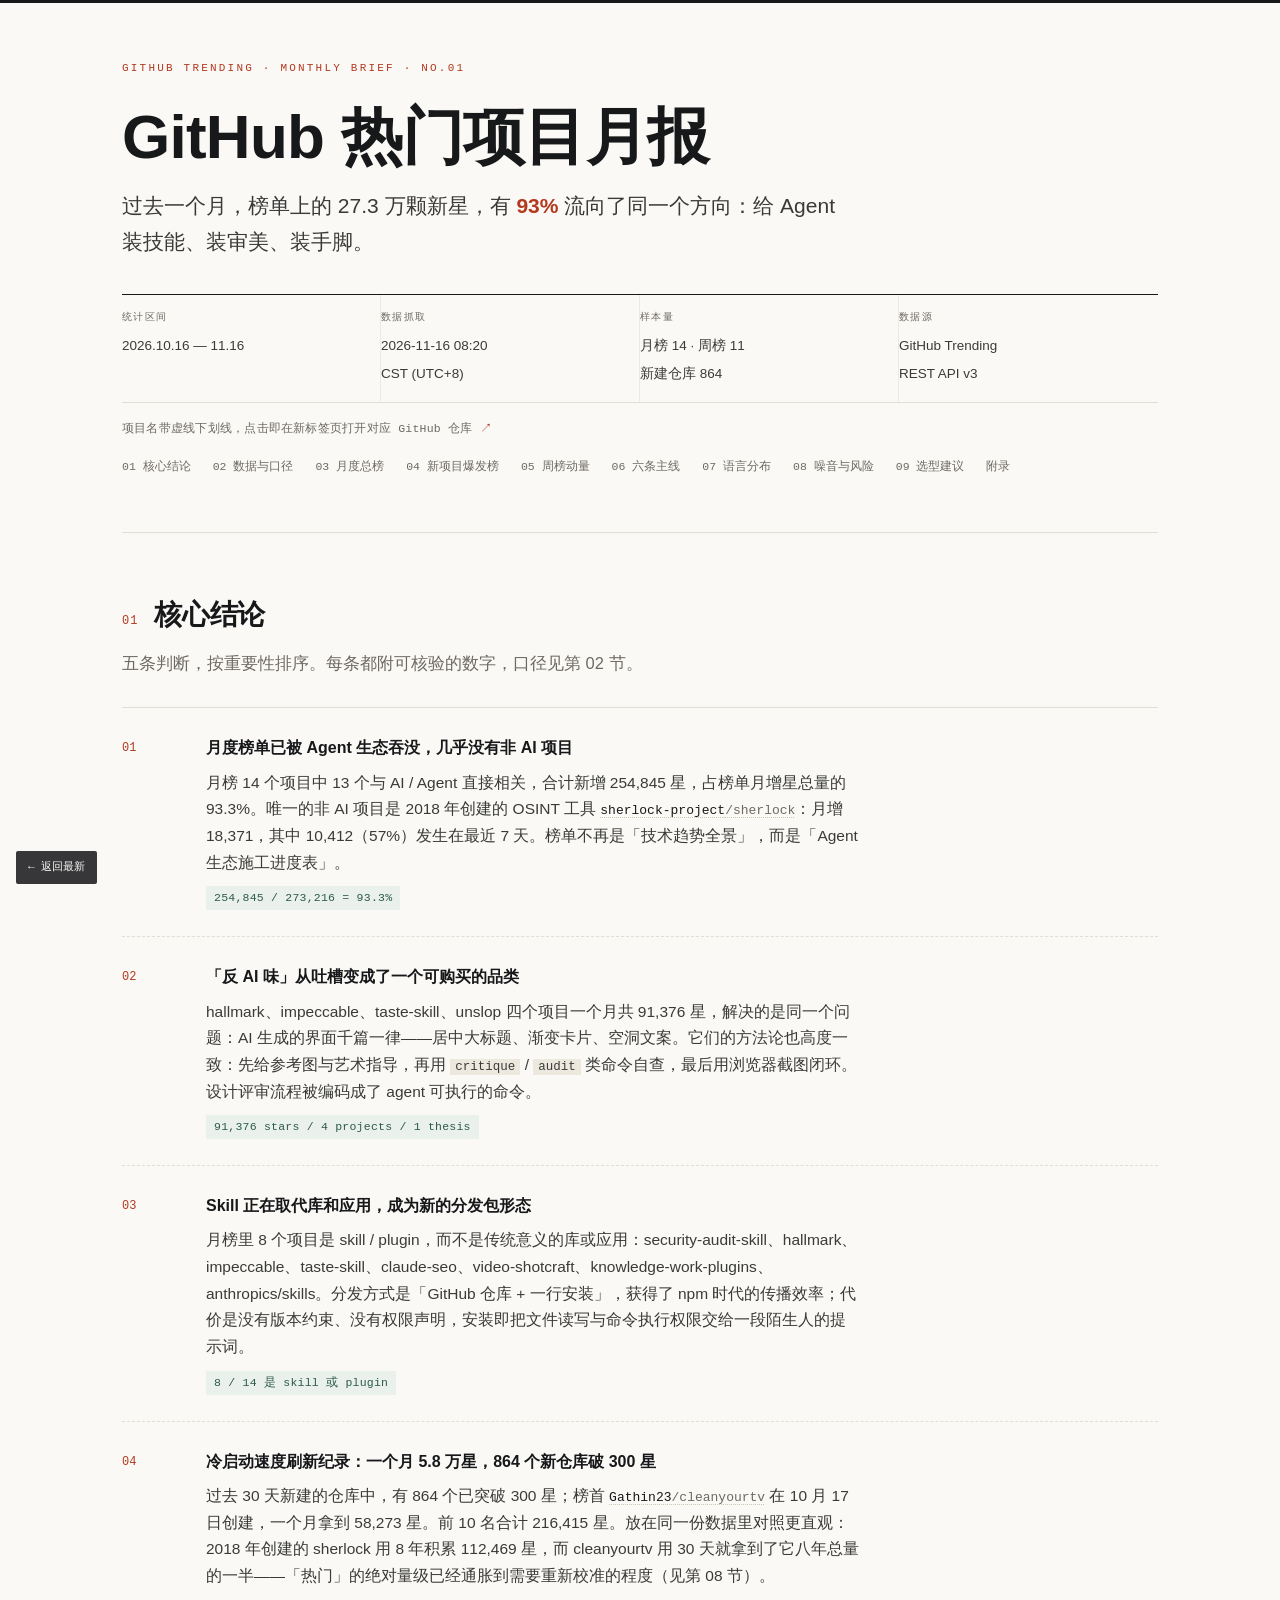
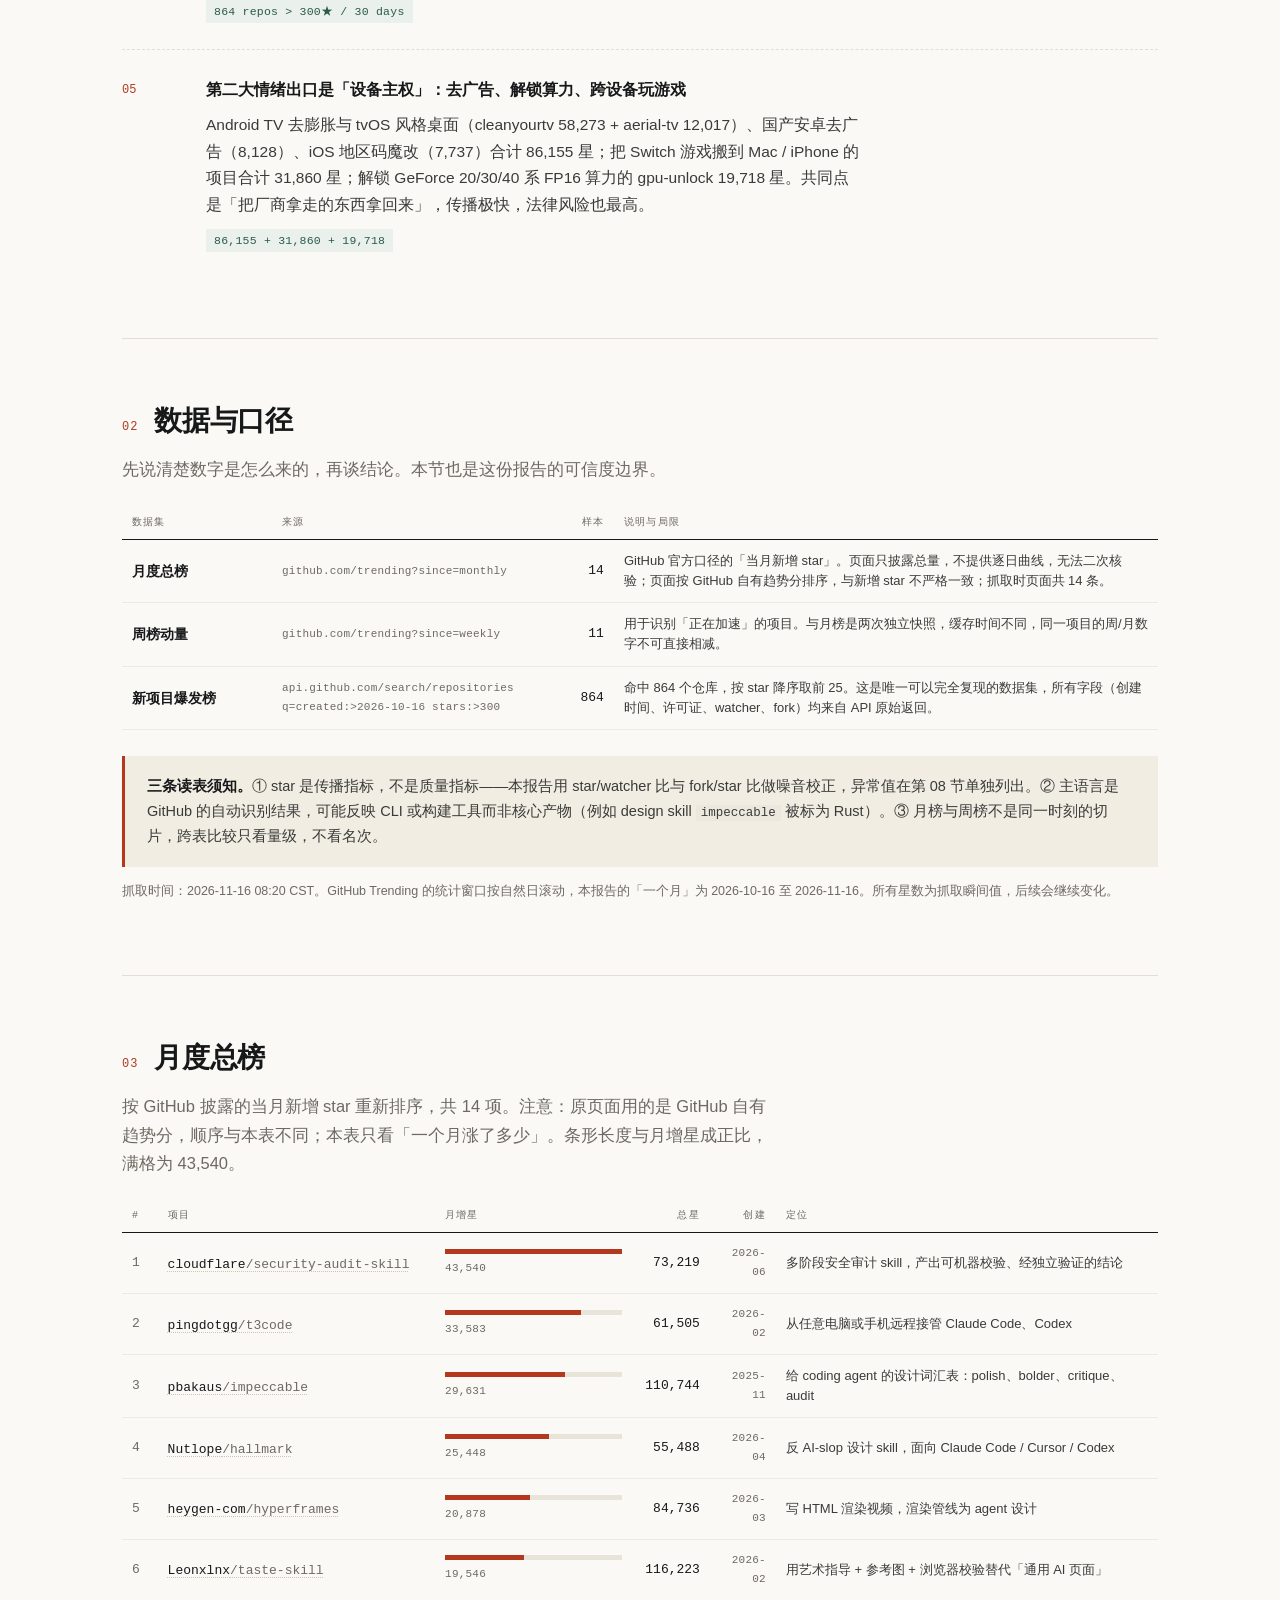
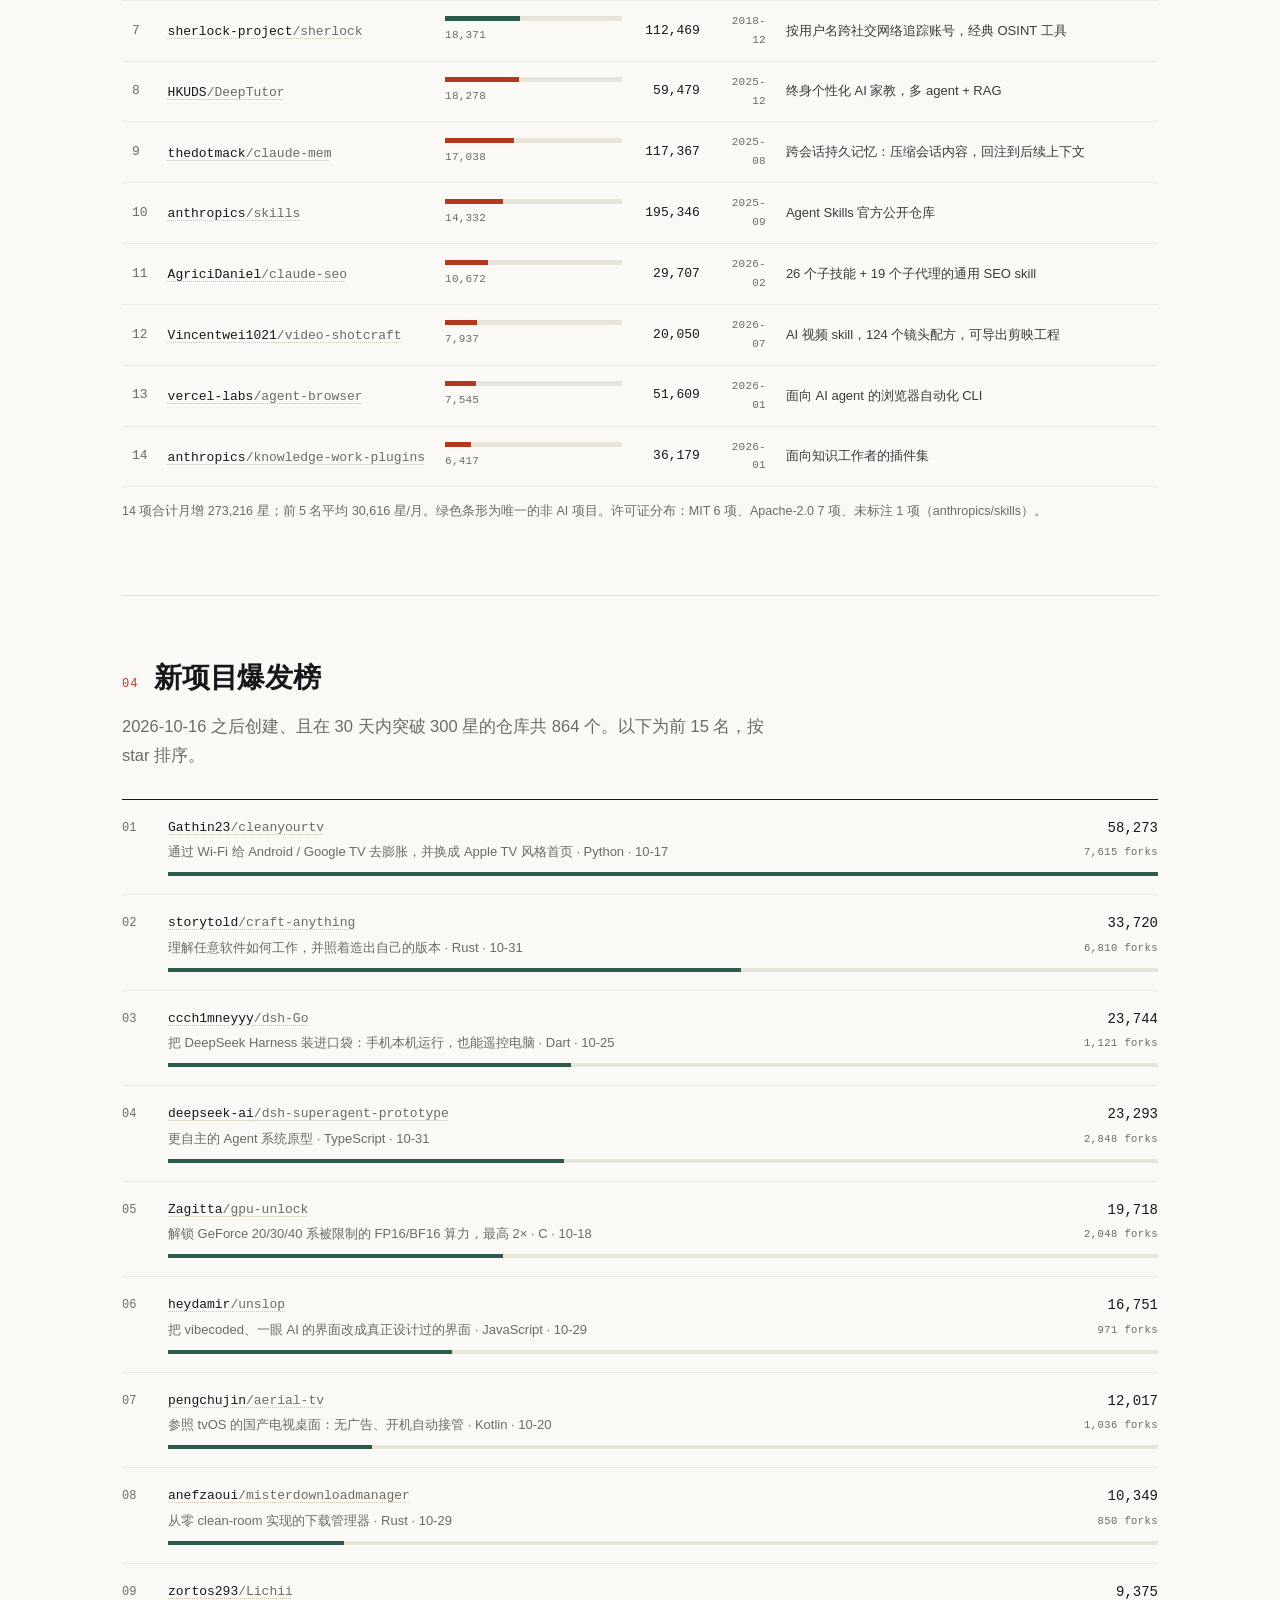
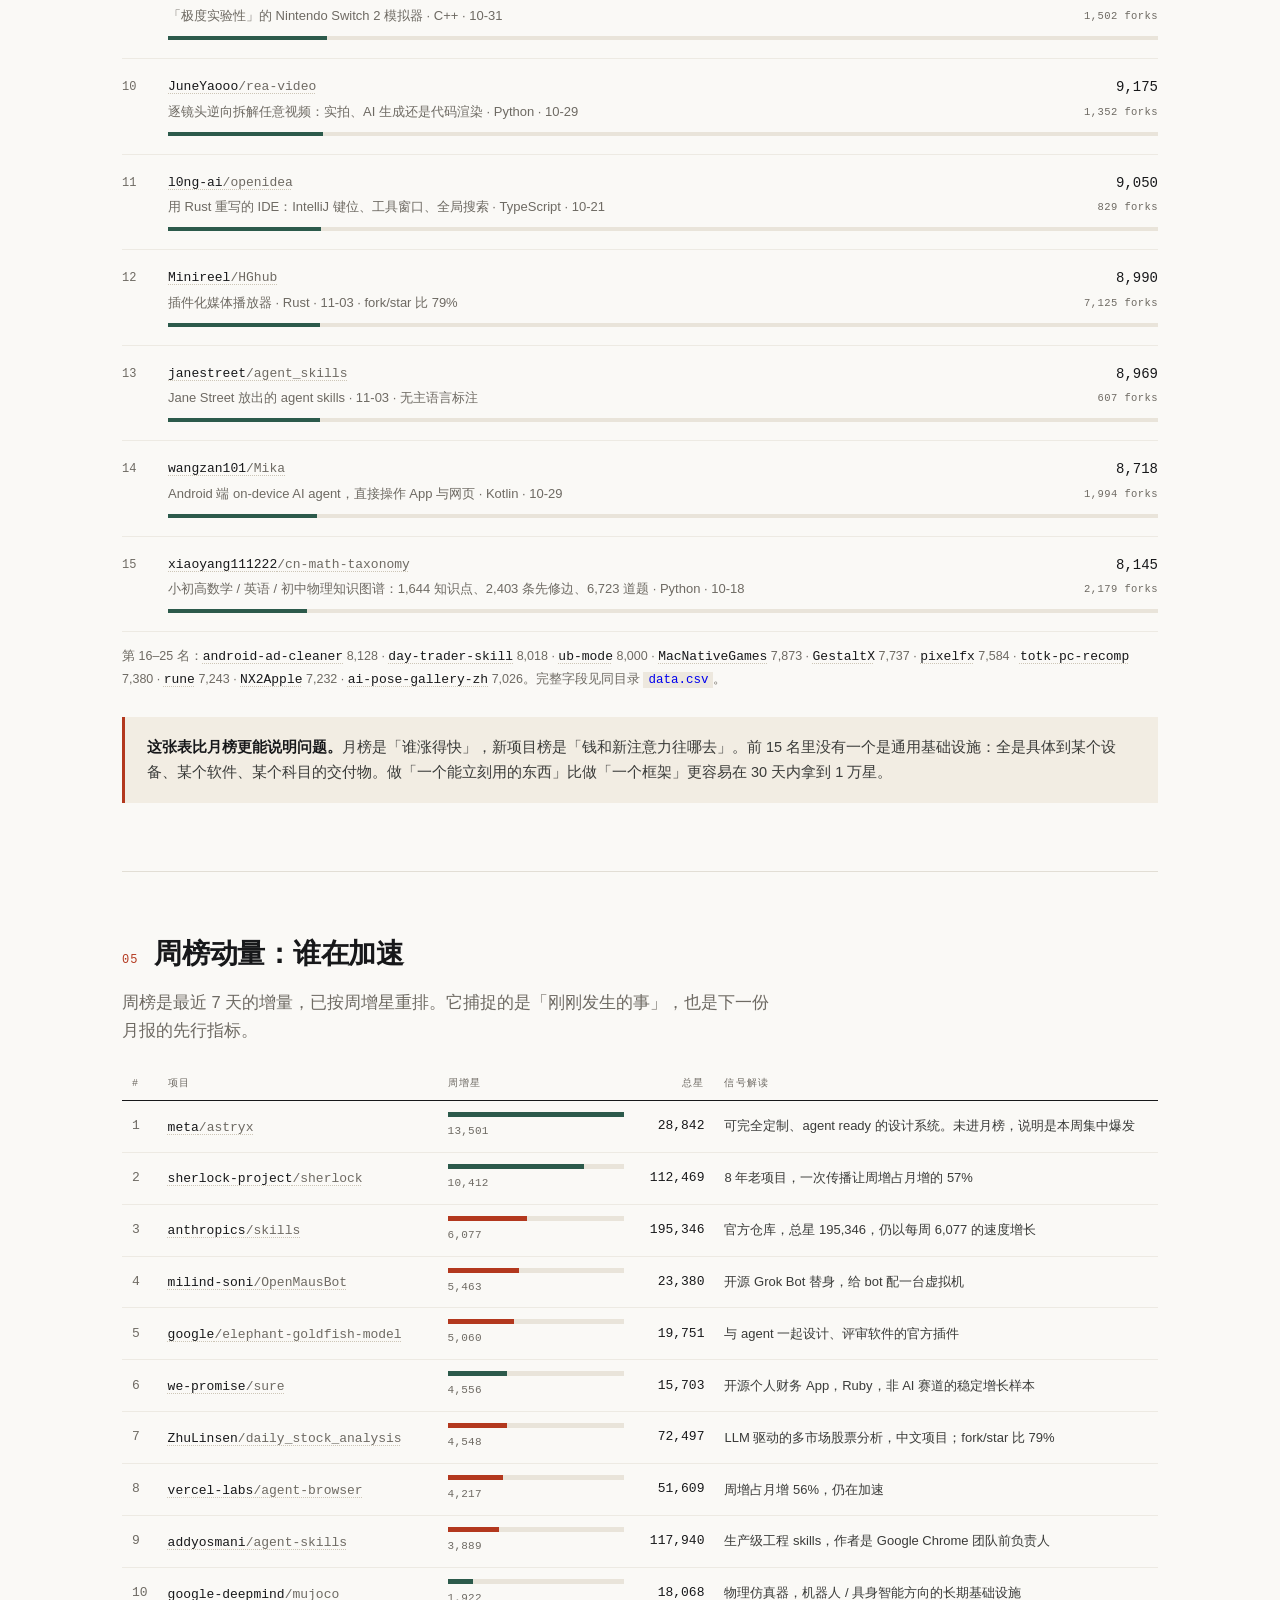
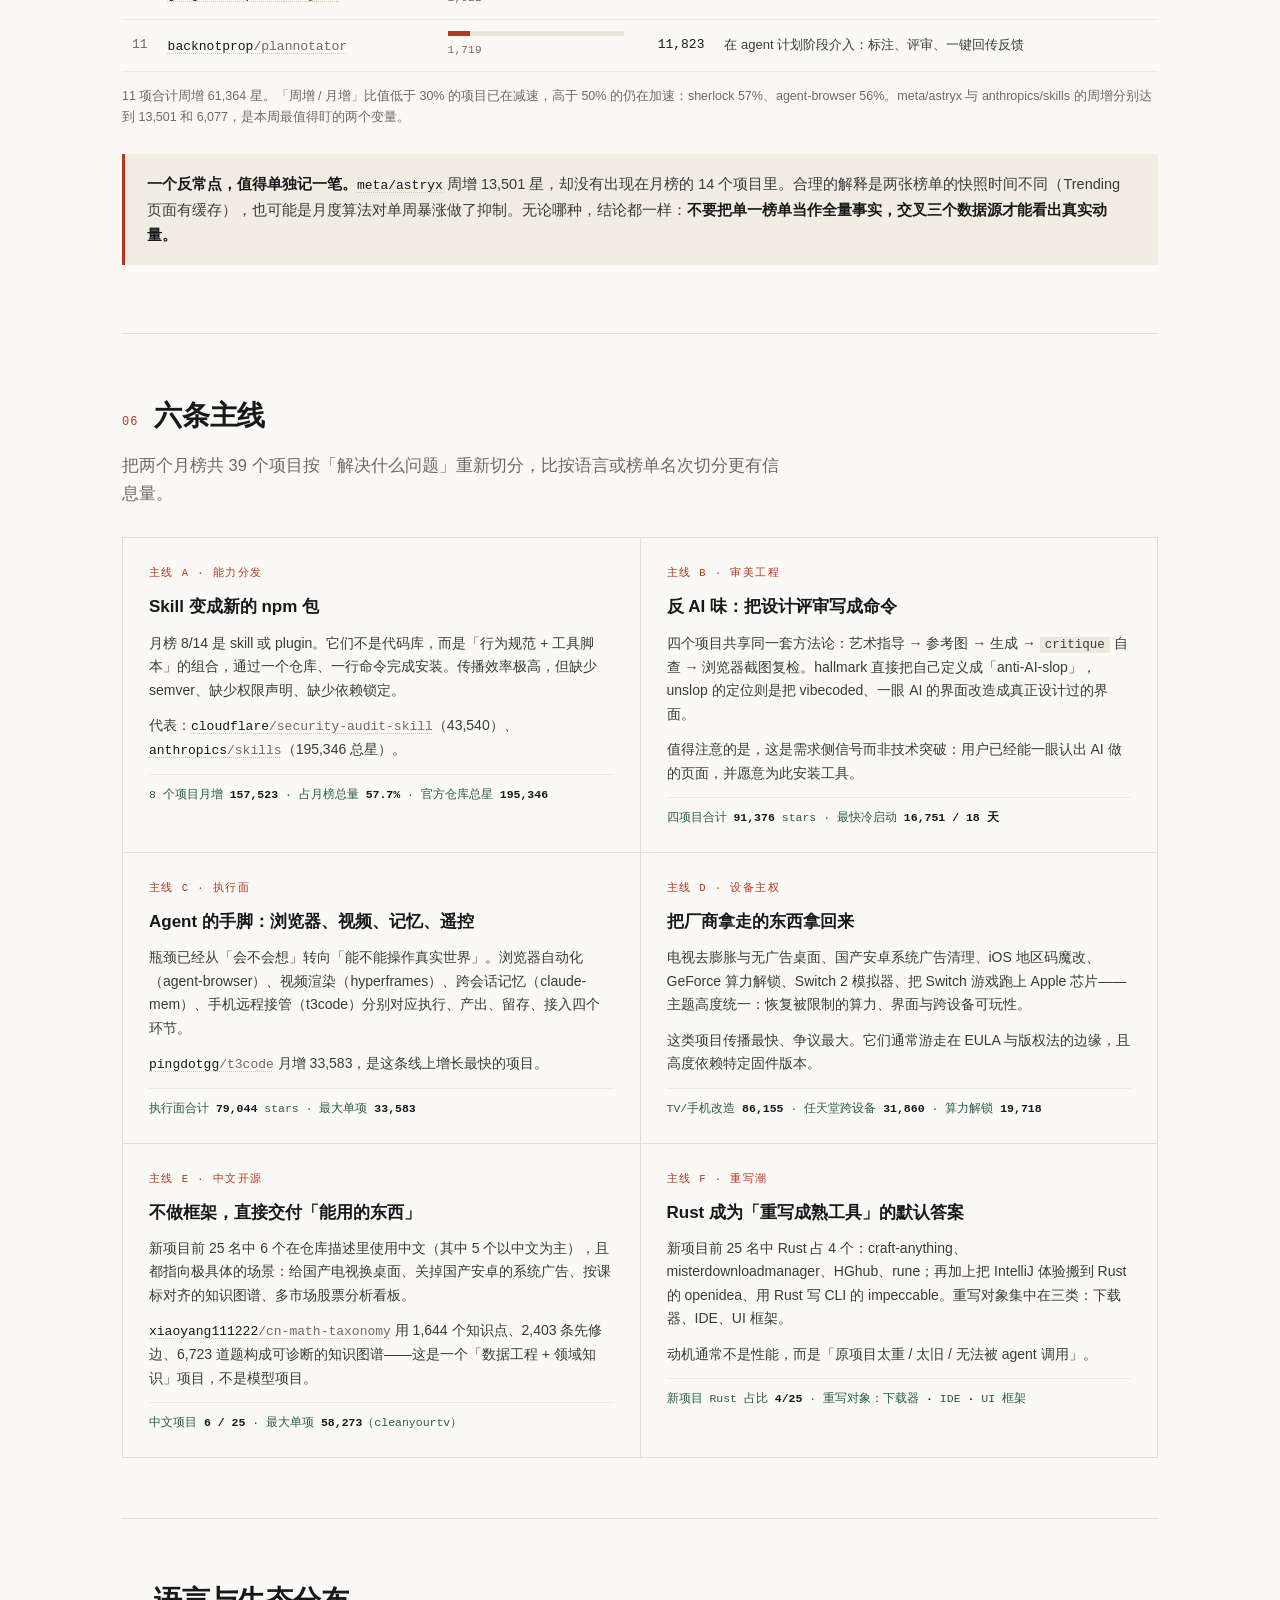
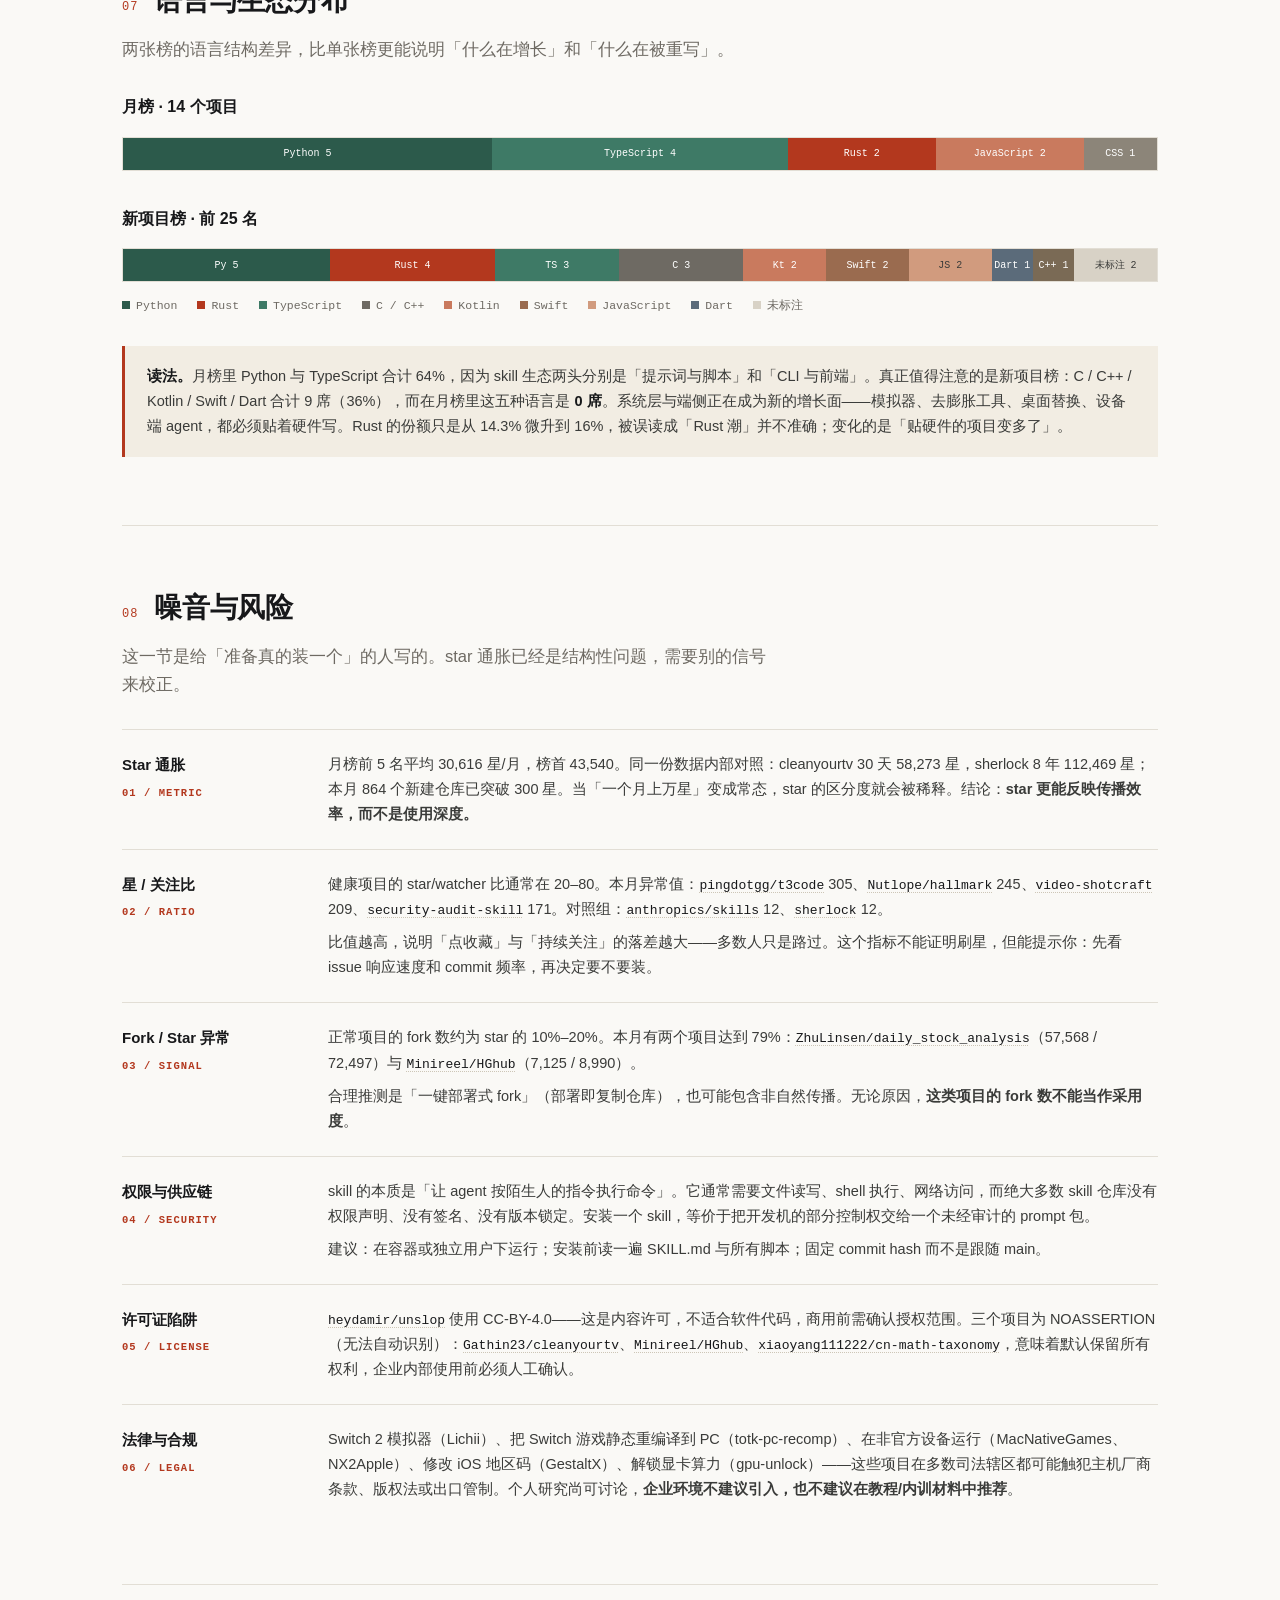
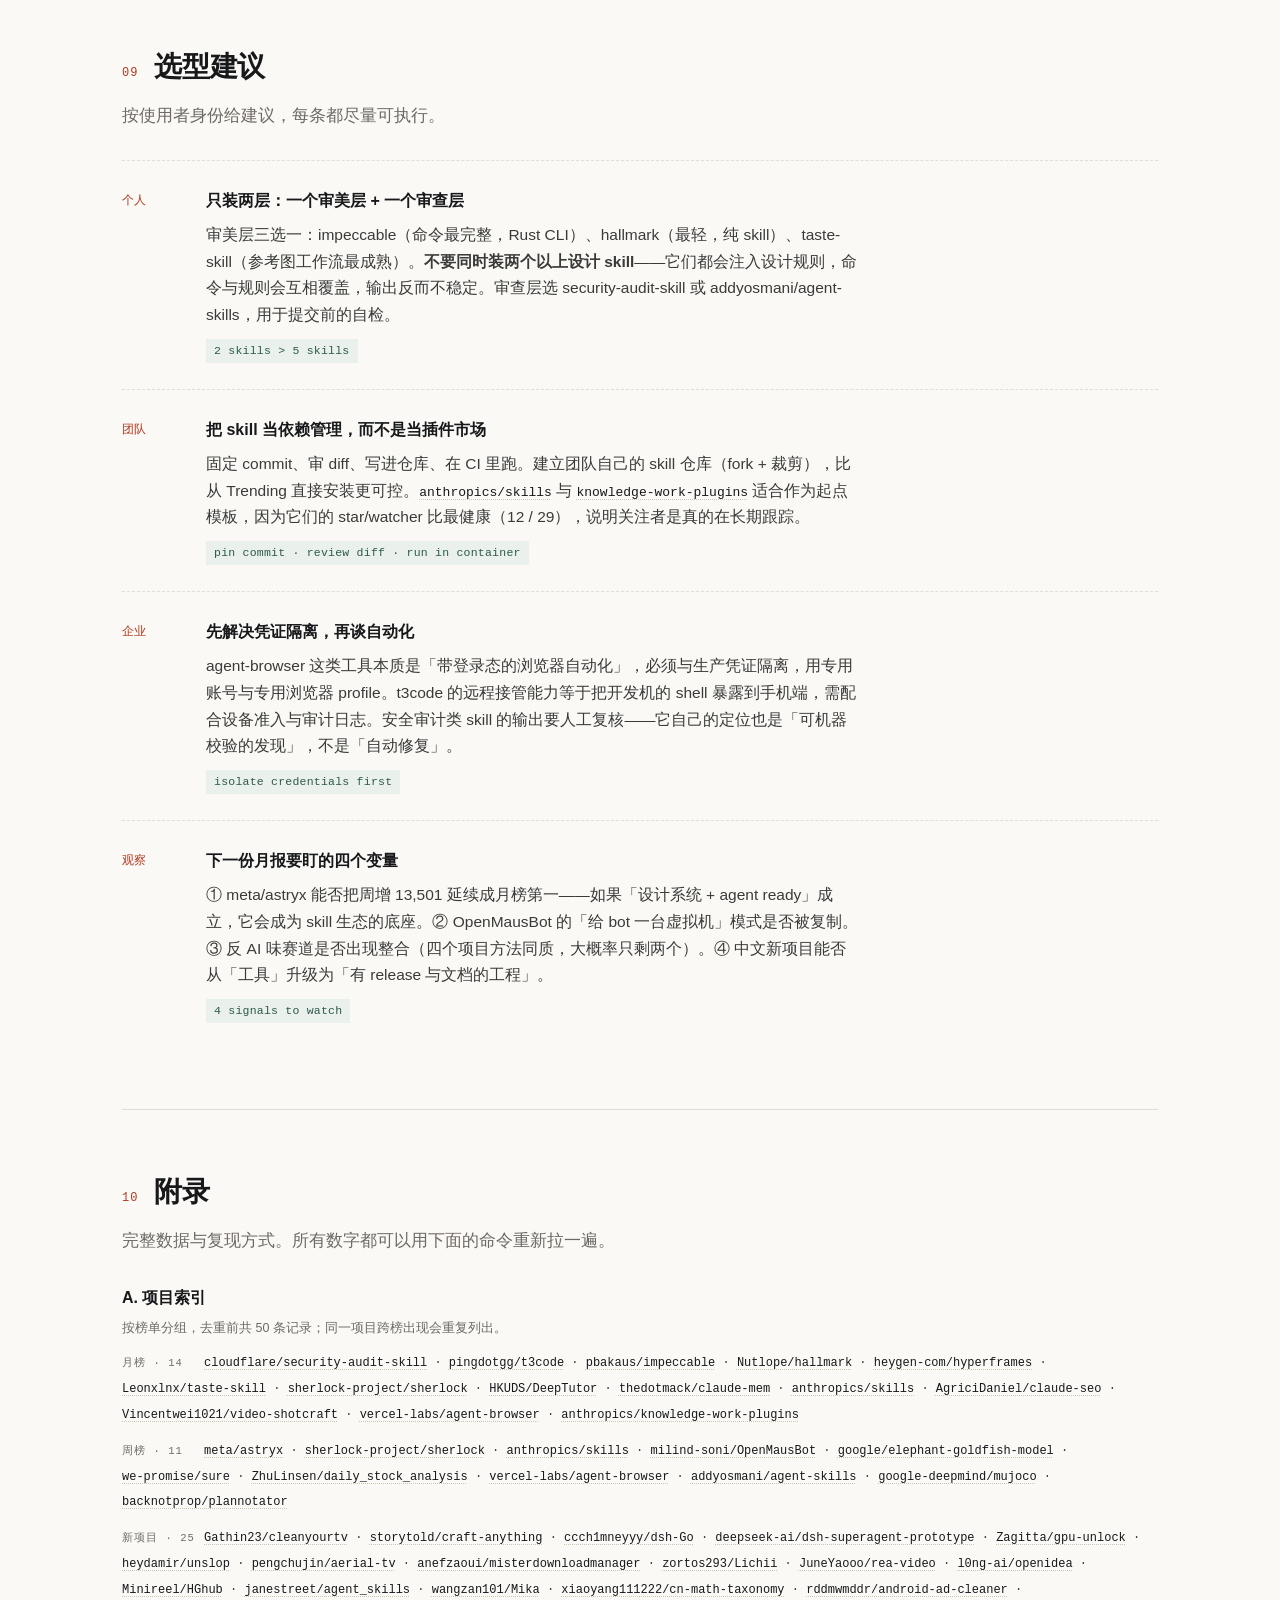
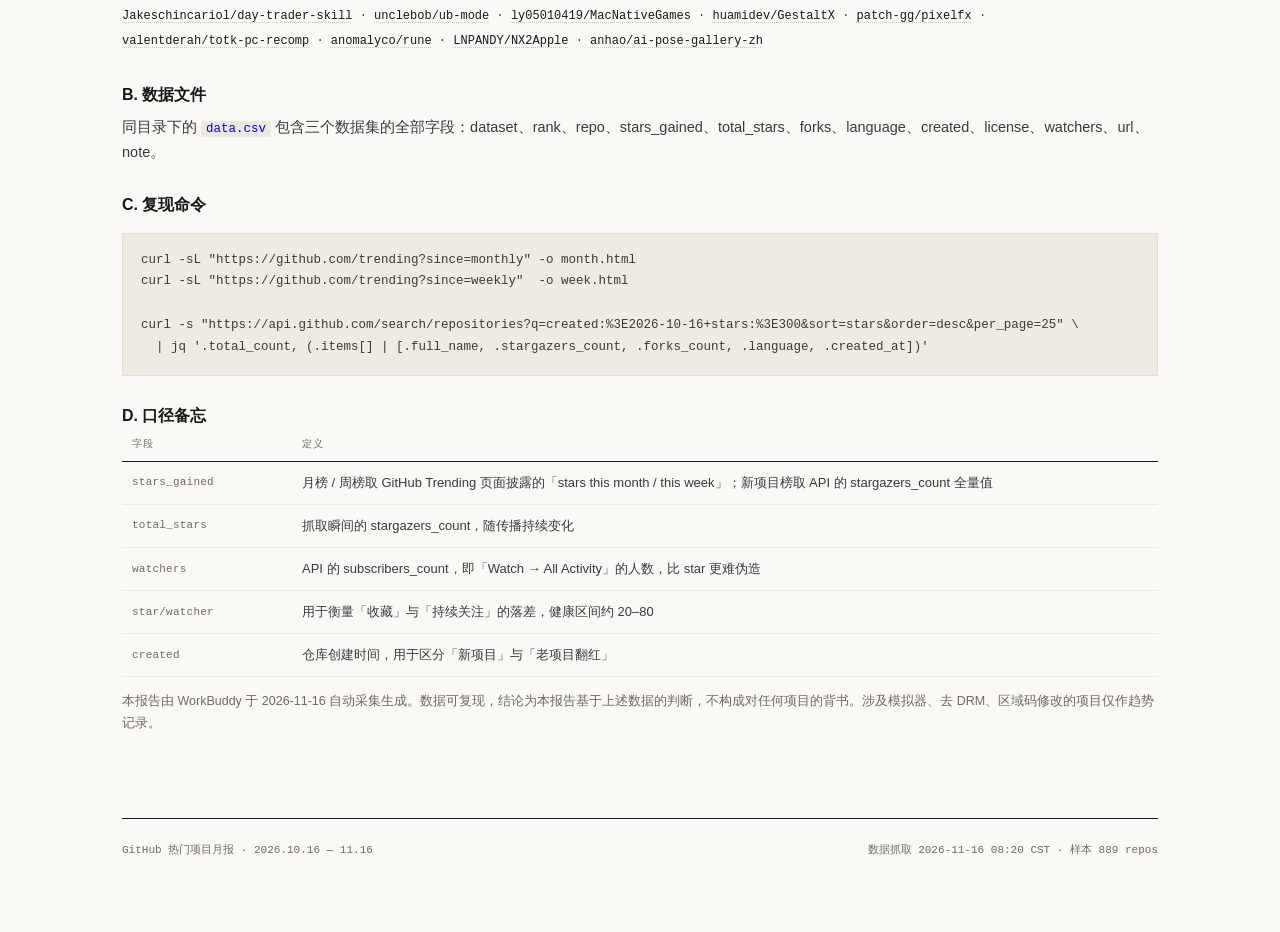
<file: archive/report-2026-11-16.html>
<!DOCTYPE html>
<html lang="zh-CN">
<head>
<meta charset="utf-8">
<meta name="viewport" content="width=device-width, initial-scale=1">
<meta name="color-scheme" content="light">
<title>GitHub 热门项目月报 · 2026 年 11 月</title>
<style>
  :root{
    --paper:#FAF9F6;
    --paper-2:#F4F1EA;
    --ink:#17181A;
    --ink-2:#3A3B39;
    --muted:#6E6A63;
    --line:#E2DED5;
    --line-soft:#EDEAE3;
    --accent:#B3381E;
    --accent-soft:#F3E4DC;
    --green:#2C5A4B;
    --mono:ui-monospace,SFMono-Regular,"SF Mono",Menlo,Consolas,"Liberation Mono",monospace;
    --sans:-apple-system,BlinkMacSystemFont,"Segoe UI","PingFang SC","Hiragino Sans GB","Microsoft YaHei",sans-serif;
  }
  *{box-sizing:border-box}
  html{-webkit-text-size-adjust:100%;scroll-behavior:smooth}
  body{
    margin:0;background:var(--paper);color:var(--ink);
    font-family:var(--sans);font-size:16px;line-height:1.72;
    font-feature-settings:"tnum" 0;
    border-top:3px solid var(--ink);
  }
  .wrap{max-width:1100px;margin:0 auto;padding:0 32px}

  /* ---------- masthead ---------- */
  .masthead{padding:56px 0 0}
  .kicker{font-family:var(--mono);font-size:11px;letter-spacing:.2em;text-transform:uppercase;color:var(--accent);margin-bottom:26px}
  h1{font-size:clamp(36px,5.4vw,62px);line-height:1.06;letter-spacing:-.012em;margin:0 0 18px;font-weight:650}
  .sub{font-size:clamp(17px,2.1vw,21px);color:var(--ink-2);margin:0 0 34px;max-width:34em;font-weight:380}
  .sub b{font-weight:600;color:var(--accent)}
  .meta-grid{display:grid;grid-template-columns:repeat(4,1fr);gap:0;border-top:1.5px solid var(--ink);border-bottom:1px solid var(--line)}
  .meta-grid > div{padding:14px 18px 16px 0;border-right:1px solid var(--line-soft)}
  .meta-grid > div:last-child{border-right:0}
  .meta-grid .k{font-family:var(--mono);font-size:10px;letter-spacing:.14em;text-transform:uppercase;color:var(--muted);display:block;margin-bottom:5px}
  .meta-grid .v{font-size:13.5px;color:var(--ink-2);line-height:1.45}

  /* ---------- toc ---------- */
  .toc{display:flex;flex-wrap:wrap;gap:6px 22px;padding:18px 0 0;font-family:var(--mono);font-size:11.5px}
  .toc a{color:var(--muted);text-decoration:none;border-bottom:1px solid transparent;padding-bottom:2px}
  .toc a:hover{color:var(--accent);border-bottom-color:var(--accent)}

  /* ---------- section ---------- */
  section{padding:58px 0 8px;border-top:1px solid var(--line);margin-top:52px}
  .sec-head{display:flex;align-items:baseline;gap:16px;margin-bottom:10px}
  .sec-num{font-family:var(--mono);font-size:12px;color:var(--accent);letter-spacing:.08em;flex:none}
  h2{font-size:clamp(22px,2.6vw,28px);margin:0;font-weight:620;letter-spacing:-.01em}
  .lede{font-size:16.5px;color:var(--muted);max-width:72ch;margin:0 0 30px}
  h3{font-size:16px;font-weight:620;margin:0 0 6px}

  /* ---------- findings ---------- */
  .findings{margin-top:6px}
  .finding{display:grid;grid-template-columns:58px 1fr;gap:26px;padding:26px 0;border-top:1px dashed var(--line)}
  .finding:first-child{border-top:1px solid var(--line)}
  .finding .no{font-family:var(--mono);font-size:12px;color:var(--accent);padding-top:4px}
  .finding p{margin:8px 0 0;color:var(--ink-2);font-size:15.5px;max-width:76ch}
  .finding .chip{display:inline-block;font-family:var(--mono);font-size:11.5px;color:var(--green);background:#EAF0EC;padding:2px 8px;margin-top:10px;letter-spacing:.02em}

  /* ---------- table ---------- */
  table{width:100%;border-collapse:collapse;font-size:14px}
  thead th{font-family:var(--mono);font-size:10px;letter-spacing:.12em;text-transform:uppercase;color:var(--muted);text-align:left;padding:0 10px 8px;border-bottom:1.5px solid var(--ink);font-weight:500;white-space:nowrap}
  tbody td{padding:11px 10px;border-bottom:1px solid var(--line-soft);vertical-align:middle}
  tbody tr:hover{background:var(--paper-2)}
  .r{text-align:right}
  .num{font-family:var(--mono);font-size:13px;font-variant-numeric:tabular-nums}
  .proj{font-family:var(--mono);font-size:13px;color:var(--ink);white-space:nowrap}
  .proj .owner{color:var(--muted)}
  a.proj,a.proj:visited,a.proj:active{color:var(--ink);text-decoration:underline;text-decoration-style:dotted;text-decoration-color:#CDC6B7;text-decoration-thickness:1px;text-underline-offset:3px;transition:color .15s,text-decoration-color .15s}
  a.proj:hover{color:var(--accent);text-decoration-style:solid;text-decoration-color:var(--accent)}
  a.proj:hover .owner{color:var(--accent)}
  .hint{font-family:var(--mono);font-size:11.5px;color:var(--muted);letter-spacing:.02em;margin:16px 0 0}
  .hint span{color:var(--accent)}
  .idx{font-family:var(--mono);font-size:12px;line-height:2.15;margin:10px 0 0;color:var(--ink-2)}
  .idx .proj{font-size:12px}
  .idx .idxlab{display:inline-block;min-width:82px;color:var(--muted);font-size:10.5px;letter-spacing:.1em;text-transform:uppercase}
  .desc{font-size:13px;color:var(--ink-2);line-height:1.55}
  .bar-cell{width:19%;min-width:110px}
  .bar{height:5px;background:#E9E4DA;position:relative;width:100%}
  .bar i{position:absolute;left:0;top:0;height:100%;background:var(--accent);display:block}
  .bar.alt i{background:var(--green)}
  .micro{font-family:var(--mono);font-size:11px;color:var(--muted);letter-spacing:.02em}
  .tag{font-family:var(--mono);font-size:10px;letter-spacing:.04em;color:var(--muted);border:1px solid var(--line);padding:1px 5px;white-space:nowrap}

  /* ---------- ranking list ---------- */
  .rank-list{margin-top:8px;border-top:1.5px solid var(--ink)}
  .rank{display:grid;grid-template-columns:30px 1fr 120px;gap:16px;padding:16px 0;border-bottom:1px solid var(--line-soft);align-items:start}
  .rank .i{font-family:var(--mono);font-size:12px;color:var(--muted);padding-top:2px}
  .rank .name{font-family:var(--mono);font-size:13.5px}
  .rank .name .owner{color:var(--muted)}
  .rank .d{font-size:13px;color:var(--muted);margin-top:3px;line-height:1.55}
  .rank .v{text-align:right;font-family:var(--mono);font-size:14px;color:var(--ink)}
  .rank .v span{display:block;font-size:10.5px;color:var(--muted);margin-top:3px;letter-spacing:.04em}
  .rank .vbar{grid-column:2 / 4;height:4px;background:#E9E4DA;margin-top:-6px}
  .rank .vbar i{display:block;height:100%;background:var(--green)}

  /* ---------- cards ---------- */
  .cards{display:grid;grid-template-columns:1fr 1fr;gap:1px;background:var(--line);border:1px solid var(--line);margin-top:10px}
  .card{background:var(--paper);padding:26px 26px 24px}
  .card .ct{font-family:var(--mono);font-size:10.5px;letter-spacing:.14em;text-transform:uppercase;color:var(--accent);margin-bottom:10px}
  .card h3{font-size:17px;margin-bottom:10px}
  .card p{margin:0 0 12px;font-size:14px;color:var(--ink-2);line-height:1.68}
  .card .data{font-family:var(--mono);font-size:11.5px;color:var(--green);border-top:1px solid var(--line-soft);padding-top:10px;line-height:1.7}
  .card .data b{color:var(--ink);font-weight:600}

  /* ---------- language bar ---------- */
  .langbar{display:flex;height:34px;width:100%;margin:16px 0 14px;border:1px solid var(--line)}
  .langbar div{height:100%;font-family:var(--mono);font-size:10px;color:#fff;display:flex;align-items:center;justify-content:center;overflow:hidden}
  .legend{display:flex;flex-wrap:wrap;gap:8px 20px;font-family:var(--mono);font-size:11.5px;color:var(--muted)}
  .legend i{display:inline-block;width:8px;height:8px;margin-right:6px}

  /* ---------- callout ---------- */
  .callout{background:#F2EDE3;border-left:3px solid var(--accent);padding:18px 22px;margin:26px 0 8px;font-size:14.5px;color:var(--ink-2)}
  .callout b{color:var(--ink)}
  .note{font-size:12.5px;color:var(--muted);line-height:1.7;margin-top:14px}

  /* ---------- risk ---------- */
  .risk{border-top:1px solid var(--line);padding:22px 0;display:grid;grid-template-columns:180px 1fr;gap:26px}
  .risk .t{font-weight:620;font-size:15px}
  .risk .t span{display:block;font-family:var(--mono);font-size:10.5px;color:var(--accent);letter-spacing:.1em;margin-top:6px}
  .risk p{margin:0;font-size:14.5px;color:var(--ink-2)}
  .risk p + p{margin-top:8px}
  code{font-family:var(--mono);font-size:12.5px;background:#EDE8DE;padding:1px 5px}

  /* ---------- appendix ---------- */
  pre{background:#EFEBE2;border:1px solid var(--line);padding:16px 18px;overflow-x:auto;font-family:var(--mono);font-size:12.5px;line-height:1.75;color:var(--ink-2);margin:14px 0}
  .tbl-scroll{overflow-x:auto}
  footer{border-top:1.5px solid var(--ink);margin-top:64px;padding:22px 0 72px;font-family:var(--mono);font-size:11px;color:var(--muted);display:flex;justify-content:space-between;gap:16px;flex-wrap:wrap}

  @media (max-width:820px){
    .wrap{padding:0 20px}
    .meta-grid{grid-template-columns:1fr 1fr}
    .meta-grid > div:nth-child(2){border-right:0}
    .cards{grid-template-columns:1fr}
    .finding{grid-template-columns:34px 1fr;gap:14px}
    .risk{grid-template-columns:1fr;gap:8px}
    .rank{grid-template-columns:24px 1fr 90px;gap:10px}
    .bar-cell{display:none}
    thead th.hide-m{display:none}
    tbody td.hide-m{display:none}
  }
  @media print{
    @page{margin:16mm 14mm}
    body{background:#fff;border-top:0}
    section{page-break-inside:auto}
    .toc{display:none}
    a{color:inherit;text-decoration:none}
  }
</style>
</head>
<body>
<div class="wrap">

<header class="masthead">
  <div class="kicker">GitHub Trending · Monthly Brief · No.01</div>
  <h1>GitHub 热门项目月报</h1>
  <p class="sub">过去一个月，榜单上的 27.3 万颗新星，有 <b>93%</b> 流向了同一个方向：给 Agent 装技能、装审美、装手脚。</p>

  <div class="meta-grid">
    <div><span class="k">统计区间</span><span class="v">2026.10.16 — 11.16</span></div>
    <div><span class="k">数据抓取</span><span class="v">2026-11-16 08:20<br>CST (UTC+8)</span></div>
    <div><span class="k">样本量</span><span class="v">月榜 14 · 周榜 11<br>新建仓库 864</span></div>
    <div><span class="k">数据源</span><span class="v">GitHub Trending<br>REST API v3</span></div>
  </div>

  <p class="hint">项目名带虚线下划线，点击即在新标签页打开对应 GitHub 仓库 <span>↗</span></p>

  <nav class="toc">
    <a href="#s1">01 核心结论</a>
    <a href="#s2">02 数据与口径</a>
    <a href="#s3">03 月度总榜</a>
    <a href="#s4">04 新项目爆发榜</a>
    <a href="#s5">05 周榜动量</a>
    <a href="#s6">06 六条主线</a>
    <a href="#s7">07 语言分布</a>
    <a href="#s8">08 噪音与风险</a>
    <a href="#s9">09 选型建议</a>
    <a href="#s10">附录</a>
  </nav>
</header>

<!-- ============ 01 ============ -->
<section id="s1">
  <div class="sec-head"><span class="sec-num">01</span><h2>核心结论</h2></div>
  <p class="lede">五条判断，按重要性排序。每条都附可核验的数字，口径见第 02 节。</p>

  <div class="findings">
    <div class="finding">
      <div class="no">01</div>
      <div>
        <h3>月度榜单已被 Agent 生态吞没，几乎没有非 AI 项目</h3>
        <p>月榜 14 个项目中 13 个与 AI / Agent 直接相关，合计新增 254,845 星，占榜单月增星总量的 93.3%。唯一的非 AI 项目是 2018 年创建的 OSINT 工具 <a class="proj" href="https://github.com/sherlock-project/sherlock" target="_blank" rel="noopener">sherlock-project<span class="owner">/sherlock</span></a>：月增 18,371，其中 10,412（57%）发生在最近 7 天。榜单不再是「技术趋势全景」，而是「Agent 生态施工进度表」。</p>
        <span class="chip">254,845 / 273,216 = 93.3%</span>
      </div>
    </div>

    <div class="finding">
      <div class="no">02</div>
      <div>
        <h3>「反 AI 味」从吐槽变成了一个可购买的品类</h3>
        <p>hallmark、impeccable、taste-skill、unslop 四个项目一个月共 91,376 星，解决的是同一个问题：AI 生成的界面千篇一律——居中大标题、渐变卡片、空洞文案。它们的方法论也高度一致：先给参考图与艺术指导，再用 <code>critique</code> / <code>audit</code> 类命令自查，最后用浏览器截图闭环。设计评审流程被编码成了 agent 可执行的命令。</p>
        <span class="chip">91,376 stars / 4 projects / 1 thesis</span>
      </div>
    </div>

    <div class="finding">
      <div class="no">03</div>
      <div>
        <h3>Skill 正在取代库和应用，成为新的分发包形态</h3>
        <p>月榜里 8 个项目是 skill / plugin，而不是传统意义的库或应用：security-audit-skill、hallmark、impeccable、taste-skill、claude-seo、video-shotcraft、knowledge-work-plugins、anthropics/skills。分发方式是「GitHub 仓库 + 一行安装」，获得了 npm 时代的传播效率；代价是没有版本约束、没有权限声明，安装即把文件读写与命令执行权限交给一段陌生人的提示词。</p>
        <span class="chip">8 / 14 是 skill 或 plugin</span>
      </div>
    </div>

    <div class="finding">
      <div class="no">04</div>
      <div>
        <h3>冷启动速度刷新纪录：一个月 5.8 万星，864 个新仓库破 300 星</h3>
        <p>过去 30 天新建的仓库中，有 864 个已突破 300 星；榜首 <a class="proj" href="https://github.com/Gathin23/cleanyourtv" target="_blank" rel="noopener">Gathin23<span class="owner">/cleanyourtv</span></a> 在 10 月 17 日创建，一个月拿到 58,273 星。前 10 名合计 216,415 星。放在同一份数据里对照更直观：2018 年创建的 sherlock 用 8 年积累 112,469 星，而 cleanyourtv 用 30 天就拿到了它八年总量的一半——「热门」的绝对量级已经通胀到需要重新校准的程度（见第 08 节）。</p>
        <span class="chip">864 repos &gt; 300★ / 30 days</span>
      </div>
    </div>

    <div class="finding">
      <div class="no">05</div>
      <div>
        <h3>第二大情绪出口是「设备主权」：去广告、解锁算力、跨设备玩游戏</h3>
        <p>Android TV 去膨胀与 tvOS 风格桌面（cleanyourtv 58,273 + aerial-tv 12,017）、国产安卓去广告（8,128）、iOS 地区码魔改（7,737）合计 86,155 星；把 Switch 游戏搬到 Mac / iPhone 的项目合计 31,860 星；解锁 GeForce 20/30/40 系 FP16 算力的 gpu-unlock 19,718 星。共同点是「把厂商拿走的东西拿回来」，传播极快，法律风险也最高。</p>
        <span class="chip">86,155 + 31,860 + 19,718</span>
      </div>
    </div>
  </div>
</section>

<!-- ============ 02 ============ -->
<section id="s2">
  <div class="sec-head"><span class="sec-num">02</span><h2>数据与口径</h2></div>
  <p class="lede">先说清楚数字是怎么来的，再谈结论。本节也是这份报告的可信度边界。</p>

  <div class="tbl-scroll">
  <table>
    <thead>
      <tr><th style="width:150px">数据集</th><th style="width:210px">来源</th><th style="width:90px" class="r">样本</th><th>说明与局限</th></tr>
    </thead>
    <tbody>
      <tr>
        <td><b>月度总榜</b></td>
        <td class="micro">github.com/trending?since=monthly</td>
        <td class="r num">14</td>
        <td class="desc">GitHub 官方口径的「当月新增 star」。页面只披露总量，不提供逐日曲线，无法二次核验；页面按 GitHub 自有趋势分排序，与新增 star 不严格一致；抓取时页面共 14 条。</td>
      </tr>
      <tr>
        <td><b>周榜动量</b></td>
        <td class="micro">github.com/trending?since=weekly</td>
        <td class="r num">11</td>
        <td class="desc">用于识别「正在加速」的项目。与月榜是两次独立快照，缓存时间不同，同一项目的周/月数字不可直接相减。</td>
      </tr>
      <tr>
        <td><b>新项目爆发榜</b></td>
        <td class="micro">api.github.com/search/repositories<br>q=created:&gt;2026-10-16 stars:&gt;300</td>
        <td class="r num">864</td>
        <td class="desc">命中 864 个仓库，按 star 降序取前 25。这是唯一可以完全复现的数据集，所有字段（创建时间、许可证、watcher、fork）均来自 API 原始返回。</td>
      </tr>
    </tbody>
  </table>
  </div>

  <div class="callout">
    <b>三条读表须知。</b>① star 是传播指标，不是质量指标——本报告用 star/watcher 比与 fork/star 比做噪音校正，异常值在第 08 节单独列出。② 主语言是 GitHub 的自动识别结果，可能反映 CLI 或构建工具而非核心产物（例如 design skill <code>impeccable</code> 被标为 Rust）。③ 月榜与周榜不是同一时刻的切片，跨表比较只看量级，不看名次。
  </div>
  <p class="note">抓取时间：2026-11-16 08:20 CST。GitHub Trending 的统计窗口按自然日滚动，本报告的「一个月」为 2026-10-16 至 2026-11-16。所有星数为抓取瞬间值，后续会继续变化。</p>
</section>

<!-- ============ 03 ============ -->
<section id="s3">
  <div class="sec-head"><span class="sec-num">03</span><h2>月度总榜</h2></div>
  <p class="lede">按 GitHub 披露的当月新增 star 重新排序，共 14 项。注意：原页面用的是 GitHub 自有趋势分，顺序与本表不同；本表只看「一个月涨了多少」。条形长度与月增星成正比，满格为 43,540。</p>

  <div class="tbl-scroll">
  <table>
    <thead>
      <tr>
        <th style="width:26px">#</th>
        <th style="width:268px">项目</th>
        <th class="bar-cell">月增星</th>
        <th class="r" style="width:78px">总星</th>
        <th class="r hide-m" style="width:66px">创建</th>
        <th class="hide-m">定位</th>
      </tr>
    </thead>
    <tbody>
      <tr>
        <td class="num" style="color:var(--muted)">1</td>
        <td><a class="proj" href="https://github.com/cloudflare/security-audit-skill" target="_blank" rel="noopener">cloudflare<span class="owner">/security-audit-skill</span></a></td>
        <td class="bar-cell"><div class="bar"><i style="width:100%"></i></div><div class="micro" style="margin-top:5px">43,540</div></td>
        <td class="r num">73,219</td>
        <td class="r micro hide-m">2026-06</td>
        <td class="desc hide-m">多阶段安全审计 skill，产出可机器校验、经独立验证的结论</td>
      </tr>
      <tr>
        <td class="num" style="color:var(--muted)">2</td>
        <td><a class="proj" href="https://github.com/pingdotgg/t3code" target="_blank" rel="noopener">pingdotgg<span class="owner">/t3code</span></a></td>
        <td class="bar-cell"><div class="bar"><i style="width:77.1%"></i></div><div class="micro" style="margin-top:5px">33,583</div></td>
        <td class="r num">61,505</td>
        <td class="r micro hide-m">2026-02</td>
        <td class="desc hide-m">从任意电脑或手机远程接管 Claude Code、Codex</td>
      </tr>
      <tr>
        <td class="num" style="color:var(--muted)">3</td>
        <td><a class="proj" href="https://github.com/pbakaus/impeccable" target="_blank" rel="noopener">pbakaus<span class="owner">/impeccable</span></a></td>
        <td class="bar-cell"><div class="bar"><i style="width:68.1%"></i></div><div class="micro" style="margin-top:5px">29,631</div></td>
        <td class="r num">110,744</td>
        <td class="r micro hide-m">2025-11</td>
        <td class="desc hide-m">给 coding agent 的设计词汇表：polish、bolder、critique、audit</td>
      </tr>
      <tr>
        <td class="num" style="color:var(--muted)">4</td>
        <td><a class="proj" href="https://github.com/Nutlope/hallmark" target="_blank" rel="noopener">Nutlope<span class="owner">/hallmark</span></a></td>
        <td class="bar-cell"><div class="bar"><i style="width:58.5%"></i></div><div class="micro" style="margin-top:5px">25,448</div></td>
        <td class="r num">55,488</td>
        <td class="r micro hide-m">2026-04</td>
        <td class="desc hide-m">反 AI-slop 设计 skill，面向 Claude Code / Cursor / Codex</td>
      </tr>
      <tr>
        <td class="num" style="color:var(--muted)">5</td>
        <td><a class="proj" href="https://github.com/heygen-com/hyperframes" target="_blank" rel="noopener">heygen-com<span class="owner">/hyperframes</span></a></td>
        <td class="bar-cell"><div class="bar"><i style="width:48.0%"></i></div><div class="micro" style="margin-top:5px">20,878</div></td>
        <td class="r num">84,736</td>
        <td class="r micro hide-m">2026-03</td>
        <td class="desc hide-m">写 HTML 渲染视频，渲染管线为 agent 设计</td>
      </tr>
      <tr>
        <td class="num" style="color:var(--muted)">6</td>
        <td><a class="proj" href="https://github.com/Leonxlnx/taste-skill" target="_blank" rel="noopener">Leonxlnx<span class="owner">/taste-skill</span></a></td>
        <td class="bar-cell"><div class="bar"><i style="width:44.9%"></i></div><div class="micro" style="margin-top:5px">19,546</div></td>
        <td class="r num">116,223</td>
        <td class="r micro hide-m">2026-02</td>
        <td class="desc hide-m">用艺术指导 + 参考图 + 浏览器校验替代「通用 AI 页面」</td>
      </tr>
      <tr>
        <td class="num" style="color:var(--muted)">7</td>
        <td><a class="proj" href="https://github.com/sherlock-project/sherlock" target="_blank" rel="noopener">sherlock-project<span class="owner">/sherlock</span></a></td>
        <td class="bar-cell"><div class="bar alt"><i style="width:42.2%"></i></div><div class="micro" style="margin-top:5px">18,371</div></td>
        <td class="r num">112,469</td>
        <td class="r micro hide-m">2018-12</td>
        <td class="desc hide-m">按用户名跨社交网络追踪账号，经典 OSINT 工具</td>
      </tr>
      <tr>
        <td class="num" style="color:var(--muted)">8</td>
        <td><a class="proj" href="https://github.com/HKUDS/DeepTutor" target="_blank" rel="noopener">HKUDS<span class="owner">/DeepTutor</span></a></td>
        <td class="bar-cell"><div class="bar"><i style="width:42.0%"></i></div><div class="micro" style="margin-top:5px">18,278</div></td>
        <td class="r num">59,479</td>
        <td class="r micro hide-m">2025-12</td>
        <td class="desc hide-m">终身个性化 AI 家教，多 agent + RAG</td>
      </tr>
      <tr>
        <td class="num" style="color:var(--muted)">9</td>
        <td><a class="proj" href="https://github.com/thedotmack/claude-mem" target="_blank" rel="noopener">thedotmack<span class="owner">/claude-mem</span></a></td>
        <td class="bar-cell"><div class="bar"><i style="width:39.1%"></i></div><div class="micro" style="margin-top:5px">17,038</div></td>
        <td class="r num">117,367</td>
        <td class="r micro hide-m">2025-08</td>
        <td class="desc hide-m">跨会话持久记忆：压缩会话内容，回注到后续上下文</td>
      </tr>
      <tr>
        <td class="num" style="color:var(--muted)">10</td>
        <td><a class="proj" href="https://github.com/anthropics/skills" target="_blank" rel="noopener">anthropics<span class="owner">/skills</span></a></td>
        <td class="bar-cell"><div class="bar"><i style="width:32.9%"></i></div><div class="micro" style="margin-top:5px">14,332</div></td>
        <td class="r num">195,346</td>
        <td class="r micro hide-m">2025-09</td>
        <td class="desc hide-m">Agent Skills 官方公开仓库</td>
      </tr>
      <tr>
        <td class="num" style="color:var(--muted)">11</td>
        <td><a class="proj" href="https://github.com/AgriciDaniel/claude-seo" target="_blank" rel="noopener">AgriciDaniel<span class="owner">/claude-seo</span></a></td>
        <td class="bar-cell"><div class="bar"><i style="width:24.5%"></i></div><div class="micro" style="margin-top:5px">10,672</div></td>
        <td class="r num">29,707</td>
        <td class="r micro hide-m">2026-02</td>
        <td class="desc hide-m">26 个子技能 + 19 个子代理的通用 SEO skill</td>
      </tr>
      <tr>
        <td class="num" style="color:var(--muted)">12</td>
        <td><a class="proj" href="https://github.com/Vincentwei1021/video-shotcraft" target="_blank" rel="noopener">Vincentwei1021<span class="owner">/video-shotcraft</span></a></td>
        <td class="bar-cell"><div class="bar"><i style="width:18.2%"></i></div><div class="micro" style="margin-top:5px">7,937</div></td>
        <td class="r num">20,050</td>
        <td class="r micro hide-m">2026-07</td>
        <td class="desc hide-m">AI 视频 skill，124 个镜头配方，可导出剪映工程</td>
      </tr>
      <tr>
        <td class="num" style="color:var(--muted)">13</td>
        <td><a class="proj" href="https://github.com/vercel-labs/agent-browser" target="_blank" rel="noopener">vercel-labs<span class="owner">/agent-browser</span></a></td>
        <td class="bar-cell"><div class="bar"><i style="width:17.3%"></i></div><div class="micro" style="margin-top:5px">7,545</div></td>
        <td class="r num">51,609</td>
        <td class="r micro hide-m">2026-01</td>
        <td class="desc hide-m">面向 AI agent 的浏览器自动化 CLI</td>
      </tr>
      <tr>
        <td class="num" style="color:var(--muted)">14</td>
        <td><a class="proj" href="https://github.com/anthropics/knowledge-work-plugins" target="_blank" rel="noopener">anthropics<span class="owner">/knowledge-work-plugins</span></a></td>
        <td class="bar-cell"><div class="bar"><i style="width:14.7%"></i></div><div class="micro" style="margin-top:5px">6,417</div></td>
        <td class="r num">36,179</td>
        <td class="r micro hide-m">2026-01</td>
        <td class="desc hide-m">面向知识工作者的插件集</td>
      </tr>
    </tbody>
  </table>
  </div>
  <p class="note">14 项合计月增 273,216 星；前 5 名平均 30,616 星/月。绿色条形为唯一的非 AI 项目。许可证分布：MIT 6 项、Apache-2.0 7 项、未标注 1 项（anthropics/skills）。</p>
</section>

<!-- ============ 04 ============ -->
<section id="s4">
  <div class="sec-head"><span class="sec-num">04</span><h2>新项目爆发榜</h2></div>
  <p class="lede">2026-10-16 之后创建、且在 30 天内突破 300 星的仓库共 864 个。以下为前 15 名，按 star 排序。</p>

  <div class="rank-list">
    <div class="rank">
      <div class="i">01</div>
      <div>
        <div class="name"><a class="proj" href="https://github.com/Gathin23/cleanyourtv" target="_blank" rel="noopener">Gathin23<span class="owner">/cleanyourtv</span></a></div>
        <div class="d">通过 Wi-Fi 给 Android / Google TV 去膨胀，并换成 Apple TV 风格首页 · Python · 10-17</div>
      </div>
      <div class="v">58,273<span>7,615 forks</span></div>
      <div class="vbar"><i style="width:100%"></i></div>
    </div>
    <div class="rank">
      <div class="i">02</div>
      <div>
        <div class="name"><a class="proj" href="https://github.com/storytold/craft-anything" target="_blank" rel="noopener">storytold<span class="owner">/craft-anything</span></a></div>
        <div class="d">理解任意软件如何工作，并照着造出自己的版本 · Rust · 10-31</div>
      </div>
      <div class="v">33,720<span>6,810 forks</span></div>
      <div class="vbar"><i style="width:57.9%"></i></div>
    </div>
    <div class="rank">
      <div class="i">03</div>
      <div>
        <div class="name"><a class="proj" href="https://github.com/ccch1mneyyy/dsh-Go" target="_blank" rel="noopener">ccch1mneyyy<span class="owner">/dsh-Go</span></a></div>
        <div class="d">把 DeepSeek Harness 装进口袋：手机本机运行，也能遥控电脑 · Dart · 10-25</div>
      </div>
      <div class="v">23,744<span>1,121 forks</span></div>
      <div class="vbar"><i style="width:40.7%"></i></div>
    </div>
    <div class="rank">
      <div class="i">04</div>
      <div>
        <div class="name"><a class="proj" href="https://github.com/deepseek-ai/dsh-superagent-prototype" target="_blank" rel="noopener">deepseek-ai<span class="owner">/dsh-superagent-prototype</span></a></div>
        <div class="d">更自主的 Agent 系统原型 · TypeScript · 10-31</div>
      </div>
      <div class="v">23,293<span>2,848 forks</span></div>
      <div class="vbar"><i style="width:40.0%"></i></div>
    </div>
    <div class="rank">
      <div class="i">05</div>
      <div>
        <div class="name"><a class="proj" href="https://github.com/Zagitta/gpu-unlock" target="_blank" rel="noopener">Zagitta<span class="owner">/gpu-unlock</span></a></div>
        <div class="d">解锁 GeForce 20/30/40 系被限制的 FP16/BF16 算力，最高 2× · C · 10-18</div>
      </div>
      <div class="v">19,718<span>2,048 forks</span></div>
      <div class="vbar"><i style="width:33.8%"></i></div>
    </div>
    <div class="rank">
      <div class="i">06</div>
      <div>
        <div class="name"><a class="proj" href="https://github.com/heydamir/unslop" target="_blank" rel="noopener">heydamir<span class="owner">/unslop</span></a></div>
        <div class="d">把 vibecoded、一眼 AI 的界面改成真正设计过的界面 · JavaScript · 10-29</div>
      </div>
      <div class="v">16,751<span>971 forks</span></div>
      <div class="vbar"><i style="width:28.7%"></i></div>
    </div>
    <div class="rank">
      <div class="i">07</div>
      <div>
        <div class="name"><a class="proj" href="https://github.com/pengchujin/aerial-tv" target="_blank" rel="noopener">pengchujin<span class="owner">/aerial-tv</span></a></div>
        <div class="d">参照 tvOS 的国产电视桌面：无广告、开机自动接管 · Kotlin · 10-20</div>
      </div>
      <div class="v">12,017<span>1,036 forks</span></div>
      <div class="vbar"><i style="width:20.6%"></i></div>
    </div>
    <div class="rank">
      <div class="i">08</div>
      <div>
        <div class="name"><a class="proj" href="https://github.com/anefzaoui/misterdownloadmanager" target="_blank" rel="noopener">anefzaoui<span class="owner">/misterdownloadmanager</span></a></div>
        <div class="d">从零 clean-room 实现的下载管理器 · Rust · 10-29</div>
      </div>
      <div class="v">10,349<span>850 forks</span></div>
      <div class="vbar"><i style="width:17.8%"></i></div>
    </div>
    <div class="rank">
      <div class="i">09</div>
      <div>
        <div class="name"><a class="proj" href="https://github.com/zortos293/Lichii" target="_blank" rel="noopener">zortos293<span class="owner">/Lichii</span></a></div>
        <div class="d">「极度实验性」的 Nintendo Switch 2 模拟器 · C++ · 10-31</div>
      </div>
      <div class="v">9,375<span>1,502 forks</span></div>
      <div class="vbar"><i style="width:16.1%"></i></div>
    </div>
    <div class="rank">
      <div class="i">10</div>
      <div>
        <div class="name"><a class="proj" href="https://github.com/JuneYaooo/rea-video" target="_blank" rel="noopener">JuneYaooo<span class="owner">/rea-video</span></a></div>
        <div class="d">逐镜头逆向拆解任意视频：实拍、AI 生成还是代码渲染 · Python · 10-29</div>
      </div>
      <div class="v">9,175<span>1,352 forks</span></div>
      <div class="vbar"><i style="width:15.7%"></i></div>
    </div>
    <div class="rank">
      <div class="i">11</div>
      <div>
        <div class="name"><a class="proj" href="https://github.com/l0ng-ai/openidea" target="_blank" rel="noopener">l0ng-ai<span class="owner">/openidea</span></a></div>
        <div class="d">用 Rust 重写的 IDE：IntelliJ 键位、工具窗口、全局搜索 · TypeScript · 10-21</div>
      </div>
      <div class="v">9,050<span>829 forks</span></div>
      <div class="vbar"><i style="width:15.5%"></i></div>
    </div>
    <div class="rank">
      <div class="i">12</div>
      <div>
        <div class="name"><a class="proj" href="https://github.com/Minireel/HGhub" target="_blank" rel="noopener">Minireel<span class="owner">/HGhub</span></a></div>
        <div class="d">插件化媒体播放器 · Rust · 11-03 · fork/star 比 79%</div>
      </div>
      <div class="v">8,990<span>7,125 forks</span></div>
      <div class="vbar"><i style="width:15.4%"></i></div>
    </div>
    <div class="rank">
      <div class="i">13</div>
      <div>
        <div class="name"><a class="proj" href="https://github.com/janestreet/agent_skills" target="_blank" rel="noopener">janestreet<span class="owner">/agent_skills</span></a></div>
        <div class="d">Jane Street 放出的 agent skills · 11-03 · 无主语言标注</div>
      </div>
      <div class="v">8,969<span>607 forks</span></div>
      <div class="vbar"><i style="width:15.4%"></i></div>
    </div>
    <div class="rank">
      <div class="i">14</div>
      <div>
        <div class="name"><a class="proj" href="https://github.com/wangzan101/Mika" target="_blank" rel="noopener">wangzan101<span class="owner">/Mika</span></a></div>
        <div class="d">Android 端 on-device AI agent，直接操作 App 与网页 · Kotlin · 10-29</div>
      </div>
      <div class="v">8,718<span>1,994 forks</span></div>
      <div class="vbar"><i style="width:15.0%"></i></div>
    </div>
    <div class="rank">
      <div class="i">15</div>
      <div>
        <div class="name"><a class="proj" href="https://github.com/xiaoyang111222/cn-math-taxonomy" target="_blank" rel="noopener">xiaoyang111222<span class="owner">/cn-math-taxonomy</span></a></div>
        <div class="d">小初高数学 / 英语 / 初中物理知识图谱：1,644 知识点、2,403 条先修边、6,723 道题 · Python · 10-18</div>
      </div>
      <div class="v">8,145<span>2,179 forks</span></div>
      <div class="vbar"><i style="width:14.0%"></i></div>
    </div>
  </div>
  <p class="note">第 16–25 名：<a class="proj" href="https://github.com/rddmwmddr/android-ad-cleaner" target="_blank" rel="noopener">android-ad-cleaner</a> 8,128 · <a class="proj" href="https://github.com/Jakeschincariol/day-trader-skill" target="_blank" rel="noopener">day-trader-skill</a> 8,018 · <a class="proj" href="https://github.com/unclebob/ub-mode" target="_blank" rel="noopener">ub-mode</a> 8,000 · <a class="proj" href="https://github.com/ly05010419/MacNativeGames" target="_blank" rel="noopener">MacNativeGames</a> 7,873 · <a class="proj" href="https://github.com/huamidev/GestaltX" target="_blank" rel="noopener">GestaltX</a> 7,737 · <a class="proj" href="https://github.com/patch-gg/pixelfx" target="_blank" rel="noopener">pixelfx</a> 7,584 · <a class="proj" href="https://github.com/valentderah/totk-pc-recomp" target="_blank" rel="noopener">totk-pc-recomp</a> 7,380 · <a class="proj" href="https://github.com/anomalyco/rune" target="_blank" rel="noopener">rune</a> 7,243 · <a class="proj" href="https://github.com/LNPANDY/NX2Apple" target="_blank" rel="noopener">NX2Apple</a> 7,232 · <a class="proj" href="https://github.com/anhao/ai-pose-gallery-zh" target="_blank" rel="noopener">ai-pose-gallery-zh</a> 7,026。完整字段见同目录 <a href="../data/2026-11-16.csv" style="text-decoration:none"><code>data.csv</code></a>。</p>

  <div class="callout">
    <b>这张表比月榜更能说明问题。</b>月榜是「谁涨得快」，新项目榜是「钱和新注意力往哪去」。前 15 名里没有一个是通用基础设施：全是具体到某个设备、某个软件、某个科目的交付物。做「一个能立刻用的东西」比做「一个框架」更容易在 30 天内拿到 1 万星。
  </div>
</section>

<!-- ============ 05 ============ -->
<section id="s5">
  <div class="sec-head"><span class="sec-num">05</span><h2>周榜动量：谁在加速</h2></div>
  <p class="lede">周榜是最近 7 天的增量，已按周增星重排。它捕捉的是「刚刚发生的事」，也是下一份月报的先行指标。</p>

  <div class="tbl-scroll">
  <table>
    <thead>
      <tr><th style="width:26px">#</th><th style="width:280px">项目</th><th class="bar-cell">周增星</th><th class="r" style="width:80px">总星</th><th class="hide-m">信号解读</th></tr>
    </thead>
    <tbody>
      <tr>
        <td class="num" style="color:var(--muted)">1</td>
        <td><a class="proj" href="https://github.com/meta/astryx" target="_blank" rel="noopener">meta<span class="owner">/astryx</span></a></td>
        <td class="bar-cell"><div class="bar alt"><i style="width:100%"></i></div><div class="micro" style="margin-top:5px">13,501</div></td>
        <td class="r num">28,842</td>
        <td class="desc hide-m">可完全定制、agent ready 的设计系统。未进月榜，说明是本周集中爆发</td>
      </tr>
      <tr>
        <td class="num" style="color:var(--muted)">2</td>
        <td><a class="proj" href="https://github.com/sherlock-project/sherlock" target="_blank" rel="noopener">sherlock-project<span class="owner">/sherlock</span></a></td>
        <td class="bar-cell"><div class="bar alt"><i style="width:77.1%"></i></div><div class="micro" style="margin-top:5px">10,412</div></td>
        <td class="r num">112,469</td>
        <td class="desc hide-m">8 年老项目，一次传播让周增占月增的 57%</td>
      </tr>
      <tr>
        <td class="num" style="color:var(--muted)">3</td>
        <td><a class="proj" href="https://github.com/anthropics/skills" target="_blank" rel="noopener">anthropics<span class="owner">/skills</span></a></td>
        <td class="bar-cell"><div class="bar"><i style="width:45.0%"></i></div><div class="micro" style="margin-top:5px">6,077</div></td>
        <td class="r num">195,346</td>
        <td class="desc hide-m">官方仓库，总星 195,346，仍以每周 6,077 的速度增长</td>
      </tr>
      <tr>
        <td class="num" style="color:var(--muted)">4</td>
        <td><a class="proj" href="https://github.com/milind-soni/OpenMausBot" target="_blank" rel="noopener">milind-soni<span class="owner">/OpenMausBot</span></a></td>
        <td class="bar-cell"><div class="bar"><i style="width:40.5%"></i></div><div class="micro" style="margin-top:5px">5,463</div></td>
        <td class="r num">23,380</td>
        <td class="desc hide-m">开源 Grok Bot 替身，给 bot 配一台虚拟机</td>
      </tr>
      <tr>
        <td class="num" style="color:var(--muted)">5</td>
        <td><a class="proj" href="https://github.com/google/elephant-goldfish-model" target="_blank" rel="noopener">google<span class="owner">/elephant-goldfish-model</span></a></td>
        <td class="bar-cell"><div class="bar"><i style="width:37.5%"></i></div><div class="micro" style="margin-top:5px">5,060</div></td>
        <td class="r num">19,751</td>
        <td class="desc hide-m">与 agent 一起设计、评审软件的官方插件</td>
      </tr>
      <tr>
        <td class="num" style="color:var(--muted)">6</td>
        <td><a class="proj" href="https://github.com/we-promise/sure" target="_blank" rel="noopener">we-promise<span class="owner">/sure</span></a></td>
        <td class="bar-cell"><div class="bar alt"><i style="width:33.7%"></i></div><div class="micro" style="margin-top:5px">4,556</div></td>
        <td class="r num">15,703</td>
        <td class="desc hide-m">开源个人财务 App，Ruby，非 AI 赛道的稳定增长样本</td>
      </tr>
      <tr>
        <td class="num" style="color:var(--muted)">7</td>
        <td><a class="proj" href="https://github.com/ZhuLinsen/daily_stock_analysis" target="_blank" rel="noopener">ZhuLinsen<span class="owner">/daily_stock_analysis</span></a></td>
        <td class="bar-cell"><div class="bar"><i style="width:33.7%"></i></div><div class="micro" style="margin-top:5px">4,548</div></td>
        <td class="r num">72,497</td>
        <td class="desc hide-m">LLM 驱动的多市场股票分析，中文项目；fork/star 比 79%</td>
      </tr>
      <tr>
        <td class="num" style="color:var(--muted)">8</td>
        <td><a class="proj" href="https://github.com/vercel-labs/agent-browser" target="_blank" rel="noopener">vercel-labs<span class="owner">/agent-browser</span></a></td>
        <td class="bar-cell"><div class="bar"><i style="width:31.2%"></i></div><div class="micro" style="margin-top:5px">4,217</div></td>
        <td class="r num">51,609</td>
        <td class="desc hide-m">周增占月增 56%，仍在加速</td>
      </tr>
      <tr>
        <td class="num" style="color:var(--muted)">9</td>
        <td><a class="proj" href="https://github.com/addyosmani/agent-skills" target="_blank" rel="noopener">addyosmani<span class="owner">/agent-skills</span></a></td>
        <td class="bar-cell"><div class="bar"><i style="width:28.8%"></i></div><div class="micro" style="margin-top:5px">3,889</div></td>
        <td class="r num">117,940</td>
        <td class="desc hide-m">生产级工程 skills，作者是 Google Chrome 团队前负责人</td>
      </tr>
      <tr>
        <td class="num" style="color:var(--muted)">10</td>
        <td><a class="proj" href="https://github.com/google-deepmind/mujoco" target="_blank" rel="noopener">google-deepmind<span class="owner">/mujoco</span></a></td>
        <td class="bar-cell"><div class="bar alt"><i style="width:14.2%"></i></div><div class="micro" style="margin-top:5px">1,922</div></td>
        <td class="r num">18,068</td>
        <td class="desc hide-m">物理仿真器，机器人 / 具身智能方向的长期基础设施</td>
      </tr>
      <tr>
        <td class="num" style="color:var(--muted)">11</td>
        <td><a class="proj" href="https://github.com/backnotprop/plannotator" target="_blank" rel="noopener">backnotprop<span class="owner">/plannotator</span></a></td>
        <td class="bar-cell"><div class="bar"><i style="width:12.7%"></i></div><div class="micro" style="margin-top:5px">1,719</div></td>
        <td class="r num">11,823</td>
        <td class="desc hide-m">在 agent 计划阶段介入：标注、评审、一键回传反馈</td>
      </tr>
    </tbody>
  </table>
  </div>
  <p class="note">11 项合计周增 61,364 星。「周增 / 月增」比值低于 30% 的项目已在减速，高于 50% 的仍在加速：sherlock 57%、agent-browser 56%。meta/astryx 与 anthropics/skills 的周增分别达到 13,501 和 6,077，是本周最值得盯的两个变量。</p>

  <div class="callout">
    <b>一个反常点，值得单独记一笔。</b><a class="proj" href="https://github.com/meta/astryx" target="_blank" rel="noopener">meta/astryx</a> 周增 13,501 星，却没有出现在月榜的 14 个项目里。合理的解释是两张榜单的快照时间不同（Trending 页面有缓存），也可能是月度算法对单周暴涨做了抑制。无论哪种，结论都一样：<b>不要把单一榜单当作全量事实，交叉三个数据源才能看出真实动量。</b>
  </div>
</section>

<!-- ============ 06 ============ -->
<section id="s6">
  <div class="sec-head"><span class="sec-num">06</span><h2>六条主线</h2></div>
  <p class="lede">把两个月榜共 39 个项目按「解决什么问题」重新切分，比按语言或榜单名次切分更有信息量。</p>

  <div class="cards">
    <div class="card">
      <div class="ct">主线 A · 能力分发</div>
      <h3>Skill 变成新的 npm 包</h3>
      <p>月榜 8/14 是 skill 或 plugin。它们不是代码库，而是「行为规范 + 工具脚本」的组合，通过一个仓库、一行命令完成安装。传播效率极高，但缺少 semver、缺少权限声明、缺少依赖锁定。</p>
      <p>代表：<a class="proj" href="https://github.com/cloudflare/security-audit-skill" target="_blank" rel="noopener">cloudflare<span class="owner">/security-audit-skill</span></a>（43,540）、<a class="proj" href="https://github.com/anthropics/skills" target="_blank" rel="noopener">anthropics<span class="owner">/skills</span></a>（195,346 总星）。</p>
      <div class="data">8 个项目月增 <b>157,523</b> · 占月榜总量 <b>57.7%</b> · 官方仓库总星 <b>195,346</b></div>
    </div>

    <div class="card">
      <div class="ct">主线 B · 审美工程</div>
      <h3>反 AI 味：把设计评审写成命令</h3>
      <p>四个项目共享同一套方法论：艺术指导 → 参考图 → 生成 → <code>critique</code> 自查 → 浏览器截图复检。hallmark 直接把自己定义成「anti-AI-slop」，unslop 的定位则是把 vibecoded、一眼 AI 的界面改造成真正设计过的界面。</p>
      <p>值得注意的是，这是需求侧信号而非技术突破：用户已经能一眼认出 AI 做的页面，并愿意为此安装工具。</p>
      <div class="data">四项目合计 <b>91,376</b> stars · 最快冷启动 <b>16,751 / 18 天</b></div>
    </div>

    <div class="card">
      <div class="ct">主线 C · 执行面</div>
      <h3>Agent 的手脚：浏览器、视频、记忆、遥控</h3>
      <p>瓶颈已经从「会不会想」转向「能不能操作真实世界」。浏览器自动化（agent-browser）、视频渲染（hyperframes）、跨会话记忆（claude-mem）、手机远程接管（t3code）分别对应执行、产出、留存、接入四个环节。</p>
      <p><a class="proj" href="https://github.com/pingdotgg/t3code" target="_blank" rel="noopener">pingdotgg<span class="owner">/t3code</span></a> 月增 33,583，是这条线上增长最快的项目。</p>
      <div class="data">执行面合计 <b>79,044</b> stars · 最大单项 <b>33,583</b></div>
    </div>

    <div class="card">
      <div class="ct">主线 D · 设备主权</div>
      <h3>把厂商拿走的东西拿回来</h3>
      <p>电视去膨胀与无广告桌面、国产安卓系统广告清理、iOS 地区码魔改、GeForce 算力解锁、Switch 2 模拟器、把 Switch 游戏跑上 Apple 芯片——主题高度统一：恢复被限制的算力、界面与跨设备可玩性。</p>
      <p>这类项目传播最快、争议最大。它们通常游走在 EULA 与版权法的边缘，且高度依赖特定固件版本。</p>
      <div class="data">TV/手机改造 <b>86,155</b> · 任天堂跨设备 <b>31,860</b> · 算力解锁 <b>19,718</b></div>
    </div>

    <div class="card">
      <div class="ct">主线 E · 中文开源</div>
      <h3>不做框架，直接交付「能用的东西」</h3>
      <p>新项目前 25 名中 6 个在仓库描述里使用中文（其中 5 个以中文为主），且都指向极具体的场景：给国产电视换桌面、关掉国产安卓的系统广告、按课标对齐的知识图谱、多市场股票分析看板。</p>
      <p><a class="proj" href="https://github.com/xiaoyang111222/cn-math-taxonomy" target="_blank" rel="noopener">xiaoyang111222<span class="owner">/cn-math-taxonomy</span></a> 用 1,644 个知识点、2,403 条先修边、6,723 道题构成可诊断的知识图谱——这是一个「数据工程 + 领域知识」项目，不是模型项目。</p>
      <div class="data">中文项目 <b>6 / 25</b> · 最大单项 <b>58,273</b>（cleanyourtv）</div>
    </div>

    <div class="card">
      <div class="ct">主线 F · 重写潮</div>
      <h3>Rust 成为「重写成熟工具」的默认答案</h3>
      <p>新项目前 25 名中 Rust 占 4 个：craft-anything、misterdownloadmanager、HGhub、rune；再加上把 IntelliJ 体验搬到 Rust 的 openidea、用 Rust 写 CLI 的 impeccable。重写对象集中在三类：下载器、IDE、UI 框架。</p>
      <p>动机通常不是性能，而是「原项目太重 / 太旧 / 无法被 agent 调用」。</p>
      <div class="data">新项目 Rust 占比 <b>4/25</b> · 重写对象：下载器 <b>·</b> IDE <b>·</b> UI 框架</div>
    </div>
  </div>
</section>

<!-- ============ 07 ============ -->
<section id="s7">
  <div class="sec-head"><span class="sec-num">07</span><h2>语言与生态分布</h2></div>
  <p class="lede">两张榜的语言结构差异，比单张榜更能说明「什么在增长」和「什么在被重写」。</p>

  <h3 style="margin-top:26px">月榜 · 14 个项目</h3>
  <div class="langbar">
    <div style="width:35.7%;background:#2C5A4B">Python 5</div>
    <div style="width:28.6%;background:#3E7A66">TypeScript 4</div>
    <div style="width:14.3%;background:#B3381E">Rust 2</div>
    <div style="width:14.3%;background:#C97A5E">JavaScript 2</div>
    <div style="width:7.1%;background:#8C8579">CSS 1</div>
  </div>

  <h3 style="margin-top:34px">新项目榜 · 前 25 名</h3>
  <div class="langbar">
    <div style="width:20%;background:#2C5A4B">Py 5</div>
    <div style="width:16%;background:#B3381E">Rust 4</div>
    <div style="width:12%;background:#3E7A66">TS 3</div>
    <div style="width:12%;background:#6E6A63">C 3</div>
    <div style="width:8%;background:#C97A5E">Kt 2</div>
    <div style="width:8%;background:#9A6B4F">Swift 2</div>
    <div style="width:8%;background:#D19B7E;color:#3A3B39">JS 2</div>
    <div style="width:4%;background:#5B6B7A">Dart 1</div>
    <div style="width:4%;background:#7A6A55">C++ 1</div>
    <div style="width:8%;background:#D8D2C6;color:#3A3B39">未标注 2</div>
  </div>
  <div class="legend">
    <span><i style="background:#2C5A4B"></i>Python</span>
    <span><i style="background:#B3381E"></i>Rust</span>
    <span><i style="background:#3E7A66"></i>TypeScript</span>
    <span><i style="background:#6E6A63"></i>C / C++</span>
    <span><i style="background:#C97A5E"></i>Kotlin</span>
    <span><i style="background:#9A6B4F"></i>Swift</span>
    <span><i style="background:#D19B7E"></i>JavaScript</span>
    <span><i style="background:#5B6B7A"></i>Dart</span>
    <span><i style="background:#D8D2C6"></i>未标注</span>
  </div>

  <div class="callout" style="margin-top:30px">
    <b>读法。</b>月榜里 Python 与 TypeScript 合计 64%，因为 skill 生态两头分别是「提示词与脚本」和「CLI 与前端」。真正值得注意的是新项目榜：C / C++ / Kotlin / Swift / Dart 合计 9 席（36%），而在月榜里这五种语言是 <b>0 席</b>。系统层与端侧正在成为新的增长面——模拟器、去膨胀工具、桌面替换、设备端 agent，都必须贴着硬件写。Rust 的份额只是从 14.3% 微升到 16%，被误读成「Rust 潮」并不准确；变化的是「贴硬件的项目变多了」。
  </div>
</section>

<!-- ============ 08 ============ -->
<section id="s8">
  <div class="sec-head"><span class="sec-num">08</span><h2>噪音与风险</h2></div>
  <p class="lede">这一节是给「准备真的装一个」的人写的。star 通胀已经是结构性问题，需要别的信号来校正。</p>

  <div class="risk">
    <div class="t">Star 通胀<span>01 / METRIC</span></div>
    <div>
      <p>月榜前 5 名平均 30,616 星/月，榜首 43,540。同一份数据内部对照：cleanyourtv 30 天 58,273 星，sherlock 8 年 112,469 星；本月 864 个新建仓库已突破 300 星。当「一个月上万星」变成常态，star 的区分度就会被稀释。结论：<b>star 更能反映传播效率，而不是使用深度。</b></p>
    </div>
  </div>

  <div class="risk">
    <div class="t">星 / 关注比<span>02 / RATIO</span></div>
    <div>
      <p>健康项目的 star/watcher 比通常在 20–80。本月异常值：<a class="proj" href="https://github.com/pingdotgg/t3code" target="_blank" rel="noopener">pingdotgg/t3code</a> 305、<a class="proj" href="https://github.com/Nutlope/hallmark" target="_blank" rel="noopener">Nutlope/hallmark</a> 245、<a class="proj" href="https://github.com/Vincentwei1021/video-shotcraft" target="_blank" rel="noopener">video-shotcraft</a> 209、<a class="proj" href="https://github.com/cloudflare/security-audit-skill" target="_blank" rel="noopener">security-audit-skill</a> 171。对照组：<a class="proj" href="https://github.com/anthropics/skills" target="_blank" rel="noopener">anthropics/skills</a> 12、<a class="proj" href="https://github.com/sherlock-project/sherlock" target="_blank" rel="noopener">sherlock</a> 12。</p>
      <p>比值越高，说明「点收藏」与「持续关注」的落差越大——多数人只是路过。这个指标不能证明刷星，但能提示你：先看 issue 响应速度和 commit 频率，再决定要不要装。</p>
    </div>
  </div>

  <div class="risk">
    <div class="t">Fork / Star 异常<span>03 / SIGNAL</span></div>
    <div>
      <p>正常项目的 fork 数约为 star 的 10%–20%。本月有两个项目达到 79%：<a class="proj" href="https://github.com/ZhuLinsen/daily_stock_analysis" target="_blank" rel="noopener">ZhuLinsen/daily_stock_analysis</a>（57,568 / 72,497）与 <a class="proj" href="https://github.com/Minireel/HGhub" target="_blank" rel="noopener">Minireel/HGhub</a>（7,125 / 8,990）。</p>
      <p>合理推测是「一键部署式 fork」（部署即复制仓库），也可能包含非自然传播。无论原因，<b>这类项目的 fork 数不能当作采用度</b>。</p>
    </div>
  </div>

  <div class="risk">
    <div class="t">权限与供应链<span>04 / SECURITY</span></div>
    <div>
      <p>skill 的本质是「让 agent 按陌生人的指令执行命令」。它通常需要文件读写、shell 执行、网络访问，而绝大多数 skill 仓库没有权限声明、没有签名、没有版本锁定。安装一个 skill，等价于把开发机的部分控制权交给一个未经审计的 prompt 包。</p>
      <p>建议：在容器或独立用户下运行；安装前读一遍 SKILL.md 与所有脚本；固定 commit hash 而不是跟随 main。</p>
    </div>
  </div>

  <div class="risk">
    <div class="t">许可证陷阱<span>05 / LICENSE</span></div>
    <div>
      <p><a class="proj" href="https://github.com/heydamir/unslop" target="_blank" rel="noopener">heydamir/unslop</a> 使用 CC-BY-4.0——这是内容许可，不适合软件代码，商用前需确认授权范围。三个项目为 NOASSERTION（无法自动识别）：<a class="proj" href="https://github.com/Gathin23/cleanyourtv" target="_blank" rel="noopener">Gathin23/cleanyourtv</a>、<a class="proj" href="https://github.com/Minireel/HGhub" target="_blank" rel="noopener">Minireel/HGhub</a>、<a class="proj" href="https://github.com/xiaoyang111222/cn-math-taxonomy" target="_blank" rel="noopener">xiaoyang111222/cn-math-taxonomy</a>，意味着默认保留所有权利，企业内部使用前必须人工确认。</p>
    </div>
  </div>

  <div class="risk">
    <div class="t">法律与合规<span>06 / LEGAL</span></div>
    <div>
      <p>Switch 2 模拟器（Lichii）、把 Switch 游戏静态重编译到 PC（totk-pc-recomp）、在非官方设备运行（MacNativeGames、NX2Apple）、修改 iOS 地区码（GestaltX）、解锁显卡算力（gpu-unlock）——这些项目在多数司法辖区都可能触犯主机厂商条款、版权法或出口管制。个人研究尚可讨论，<b>企业环境不建议引入，也不建议在教程/内训材料中推荐</b>。</p>
    </div>
  </div>
</section>

<!-- ============ 09 ============ -->
<section id="s9">
  <div class="sec-head"><span class="sec-num">09</span><h2>选型建议</h2></div>
  <p class="lede">按使用者身份给建议，每条都尽量可执行。</p>

  <div class="finding">
    <div class="no">个人</div>
    <div>
      <h3>只装两层：一个审美层 + 一个审查层</h3>
      <p>审美层三选一：impeccable（命令最完整，Rust CLI）、hallmark（最轻，纯 skill）、taste-skill（参考图工作流最成熟）。<b>不要同时装两个以上设计 skill</b>——它们都会注入设计规则，命令与规则会互相覆盖，输出反而不稳定。审查层选 security-audit-skill 或 addyosmani/agent-skills，用于提交前的自检。</p>
      <span class="chip">2 skills &gt; 5 skills</span>
    </div>
  </div>

  <div class="finding">
    <div class="no">团队</div>
    <div>
      <h3>把 skill 当依赖管理，而不是当插件市场</h3>
      <p>固定 commit、审 diff、写进仓库、在 CI 里跑。建立团队自己的 skill 仓库（fork + 裁剪），比从 Trending 直接安装更可控。<a class="proj" href="https://github.com/anthropics/skills" target="_blank" rel="noopener">anthropics/skills</a> 与 <a class="proj" href="https://github.com/anthropics/knowledge-work-plugins" target="_blank" rel="noopener">knowledge-work-plugins</a> 适合作为起点模板，因为它们的 star/watcher 比最健康（12 / 29），说明关注者是真的在长期跟踪。</p>
      <span class="chip">pin commit · review diff · run in container</span>
    </div>
  </div>

  <div class="finding">
    <div class="no">企业</div>
    <div>
      <h3>先解决凭证隔离，再谈自动化</h3>
      <p>agent-browser 这类工具本质是「带登录态的浏览器自动化」，必须与生产凭证隔离，用专用账号与专用浏览器 profile。t3code 的远程接管能力等于把开发机的 shell 暴露到手机端，需配合设备准入与审计日志。安全审计类 skill 的输出要人工复核——它自己的定位也是「可机器校验的发现」，不是「自动修复」。</p>
      <span class="chip">isolate credentials first</span>
    </div>
  </div>

  <div class="finding">
    <div class="no">观察</div>
    <div>
      <h3>下一份月报要盯的四个变量</h3>
      <p>① meta/astryx 能否把周增 13,501 延续成月榜第一——如果「设计系统 + agent ready」成立，它会成为 skill 生态的底座。② OpenMausBot 的「给 bot 一台虚拟机」模式是否被复制。③ 反 AI 味赛道是否出现整合（四个项目方法同质，大概率只剩两个）。④ 中文新项目能否从「工具」升级为「有 release 与文档的工程」。</p>
      <span class="chip">4 signals to watch</span>
    </div>
  </div>
</section>

<!-- ============ 10 ============ -->
<section id="s10">
  <div class="sec-head"><span class="sec-num">10</span><h2>附录</h2></div>
  <p class="lede">完整数据与复现方式。所有数字都可以用下面的命令重新拉一遍。</p>

  <h3 style="margin-top:22px">A. 项目索引</h3>
  <p class="note" style="margin-top:6px">按榜单分组，去重前共 50 条记录；同一项目跨榜出现会重复列出。</p>
      <p class="idx"><span class="idxlab">月榜 · 14</span><a class="proj" href="https://github.com/cloudflare/security-audit-skill" target="_blank" rel="noopener">cloudflare/security-audit-skill</a> · <a class="proj" href="https://github.com/pingdotgg/t3code" target="_blank" rel="noopener">pingdotgg/t3code</a> · <a class="proj" href="https://github.com/pbakaus/impeccable" target="_blank" rel="noopener">pbakaus/impeccable</a> · <a class="proj" href="https://github.com/Nutlope/hallmark" target="_blank" rel="noopener">Nutlope/hallmark</a> · <a class="proj" href="https://github.com/heygen-com/hyperframes" target="_blank" rel="noopener">heygen-com/hyperframes</a> · <a class="proj" href="https://github.com/Leonxlnx/taste-skill" target="_blank" rel="noopener">Leonxlnx/taste-skill</a> · <a class="proj" href="https://github.com/sherlock-project/sherlock" target="_blank" rel="noopener">sherlock-project/sherlock</a> · <a class="proj" href="https://github.com/HKUDS/DeepTutor" target="_blank" rel="noopener">HKUDS/DeepTutor</a> · <a class="proj" href="https://github.com/thedotmack/claude-mem" target="_blank" rel="noopener">thedotmack/claude-mem</a> · <a class="proj" href="https://github.com/anthropics/skills" target="_blank" rel="noopener">anthropics/skills</a> · <a class="proj" href="https://github.com/AgriciDaniel/claude-seo" target="_blank" rel="noopener">AgriciDaniel/claude-seo</a> · <a class="proj" href="https://github.com/Vincentwei1021/video-shotcraft" target="_blank" rel="noopener">Vincentwei1021/video-shotcraft</a> · <a class="proj" href="https://github.com/vercel-labs/agent-browser" target="_blank" rel="noopener">vercel-labs/agent-browser</a> · <a class="proj" href="https://github.com/anthropics/knowledge-work-plugins" target="_blank" rel="noopener">anthropics/knowledge-work-plugins</a></p>
      <p class="idx"><span class="idxlab">周榜 · 11</span><a class="proj" href="https://github.com/meta/astryx" target="_blank" rel="noopener">meta/astryx</a> · <a class="proj" href="https://github.com/sherlock-project/sherlock" target="_blank" rel="noopener">sherlock-project/sherlock</a> · <a class="proj" href="https://github.com/anthropics/skills" target="_blank" rel="noopener">anthropics/skills</a> · <a class="proj" href="https://github.com/milind-soni/OpenMausBot" target="_blank" rel="noopener">milind-soni/OpenMausBot</a> · <a class="proj" href="https://github.com/google/elephant-goldfish-model" target="_blank" rel="noopener">google/elephant-goldfish-model</a> · <a class="proj" href="https://github.com/we-promise/sure" target="_blank" rel="noopener">we-promise/sure</a> · <a class="proj" href="https://github.com/ZhuLinsen/daily_stock_analysis" target="_blank" rel="noopener">ZhuLinsen/daily_stock_analysis</a> · <a class="proj" href="https://github.com/vercel-labs/agent-browser" target="_blank" rel="noopener">vercel-labs/agent-browser</a> · <a class="proj" href="https://github.com/addyosmani/agent-skills" target="_blank" rel="noopener">addyosmani/agent-skills</a> · <a class="proj" href="https://github.com/google-deepmind/mujoco" target="_blank" rel="noopener">google-deepmind/mujoco</a> · <a class="proj" href="https://github.com/backnotprop/plannotator" target="_blank" rel="noopener">backnotprop/plannotator</a></p>
      <p class="idx"><span class="idxlab">新项目 · 25</span><a class="proj" href="https://github.com/Gathin23/cleanyourtv" target="_blank" rel="noopener">Gathin23/cleanyourtv</a> · <a class="proj" href="https://github.com/storytold/craft-anything" target="_blank" rel="noopener">storytold/craft-anything</a> · <a class="proj" href="https://github.com/ccch1mneyyy/dsh-Go" target="_blank" rel="noopener">ccch1mneyyy/dsh-Go</a> · <a class="proj" href="https://github.com/deepseek-ai/dsh-superagent-prototype" target="_blank" rel="noopener">deepseek-ai/dsh-superagent-prototype</a> · <a class="proj" href="https://github.com/Zagitta/gpu-unlock" target="_blank" rel="noopener">Zagitta/gpu-unlock</a> · <a class="proj" href="https://github.com/heydamir/unslop" target="_blank" rel="noopener">heydamir/unslop</a> · <a class="proj" href="https://github.com/pengchujin/aerial-tv" target="_blank" rel="noopener">pengchujin/aerial-tv</a> · <a class="proj" href="https://github.com/anefzaoui/misterdownloadmanager" target="_blank" rel="noopener">anefzaoui/misterdownloadmanager</a> · <a class="proj" href="https://github.com/zortos293/Lichii" target="_blank" rel="noopener">zortos293/Lichii</a> · <a class="proj" href="https://github.com/JuneYaooo/rea-video" target="_blank" rel="noopener">JuneYaooo/rea-video</a> · <a class="proj" href="https://github.com/l0ng-ai/openidea" target="_blank" rel="noopener">l0ng-ai/openidea</a> · <a class="proj" href="https://github.com/Minireel/HGhub" target="_blank" rel="noopener">Minireel/HGhub</a> · <a class="proj" href="https://github.com/janestreet/agent_skills" target="_blank" rel="noopener">janestreet/agent_skills</a> · <a class="proj" href="https://github.com/wangzan101/Mika" target="_blank" rel="noopener">wangzan101/Mika</a> · <a class="proj" href="https://github.com/xiaoyang111222/cn-math-taxonomy" target="_blank" rel="noopener">xiaoyang111222/cn-math-taxonomy</a> · <a class="proj" href="https://github.com/rddmwmddr/android-ad-cleaner" target="_blank" rel="noopener">rddmwmddr/android-ad-cleaner</a> · <a class="proj" href="https://github.com/Jakeschincariol/day-trader-skill" target="_blank" rel="noopener">Jakeschincariol/day-trader-skill</a> · <a class="proj" href="https://github.com/unclebob/ub-mode" target="_blank" rel="noopener">unclebob/ub-mode</a> · <a class="proj" href="https://github.com/ly05010419/MacNativeGames" target="_blank" rel="noopener">ly05010419/MacNativeGames</a> · <a class="proj" href="https://github.com/huamidev/GestaltX" target="_blank" rel="noopener">huamidev/GestaltX</a> · <a class="proj" href="https://github.com/patch-gg/pixelfx" target="_blank" rel="noopener">patch-gg/pixelfx</a> · <a class="proj" href="https://github.com/valentderah/totk-pc-recomp" target="_blank" rel="noopener">valentderah/totk-pc-recomp</a> · <a class="proj" href="https://github.com/anomalyco/rune" target="_blank" rel="noopener">anomalyco/rune</a> · <a class="proj" href="https://github.com/LNPANDY/NX2Apple" target="_blank" rel="noopener">LNPANDY/NX2Apple</a> · <a class="proj" href="https://github.com/anhao/ai-pose-gallery-zh" target="_blank" rel="noopener">anhao/ai-pose-gallery-zh</a></p>

  <h3 style="margin-top:26px">B. 数据文件</h3>
  <p style="font-size:14.5px;color:var(--ink-2);margin:0 0 6px">同目录下的 <a href="../data/2026-11-16.csv" style="text-decoration:none"><code>data.csv</code></a> 包含三个数据集的全部字段：dataset、rank、repo、stars_gained、total_stars、forks、language、created、license、watchers、url、note。</p>

  <h3 style="margin-top:26px">C. 复现命令</h3>
<pre>curl -sL "https://github.com/trending?since=monthly" -o month.html
curl -sL "https://github.com/trending?since=weekly"  -o week.html

curl -s "https://api.github.com/search/repositories?q=created:%3E2026-10-16+stars:%3E300&amp;sort=stars&amp;order=desc&amp;per_page=25" \
  | jq '.total_count, (.items[] | [.full_name, .stargazers_count, .forks_count, .language, .created_at])'</pre>

  <h3 style="margin-top:26px">D. 口径备忘</h3>
  <div class="tbl-scroll">
  <table>
    <thead><tr><th style="width:170px">字段</th><th>定义</th></tr></thead>
    <tbody>
      <tr><td class="micro">stars_gained</td><td class="desc">月榜 / 周榜取 GitHub Trending 页面披露的「stars this month / this week」；新项目榜取 API 的 stargazers_count 全量值</td></tr>
      <tr><td class="micro">total_stars</td><td class="desc">抓取瞬间的 stargazers_count，随传播持续变化</td></tr>
      <tr><td class="micro">watchers</td><td class="desc">API 的 subscribers_count，即「Watch → All Activity」的人数，比 star 更难伪造</td></tr>
      <tr><td class="micro">star/watcher</td><td class="desc">用于衡量「收藏」与「持续关注」的落差，健康区间约 20–80</td></tr>
      <tr><td class="micro">created</td><td class="desc">仓库创建时间，用于区分「新项目」与「老项目翻红」</td></tr>
    </tbody>
  </table>
  </div>
  <p class="note">本报告由 WorkBuddy 于 2026-11-16 自动采集生成。数据可复现，结论为本报告基于上述数据的判断，不构成对任何项目的背书。涉及模拟器、去 DRM、区域码修改的项目仅作趋势记录。</p>
</section>

<footer>
  <span>GitHub 热门项目月报 · 2026.10.16 — 11.16</span>
  <span>数据抓取 2026-11-16 08:20 CST · 样本 889 repos</span>
</footer>

</div>
<a href="../" style="position:fixed;left:16px;bottom:16px;z-index:99;font-family:ui-monospace,SFMono-Regular,Menlo,monospace;font-size:11px;background:#17181A;color:#FAF9F6;text-decoration:none;padding:7px 12px;border-radius:2px;opacity:.86">← 返回最新</a>
</body>
</html>
</file>
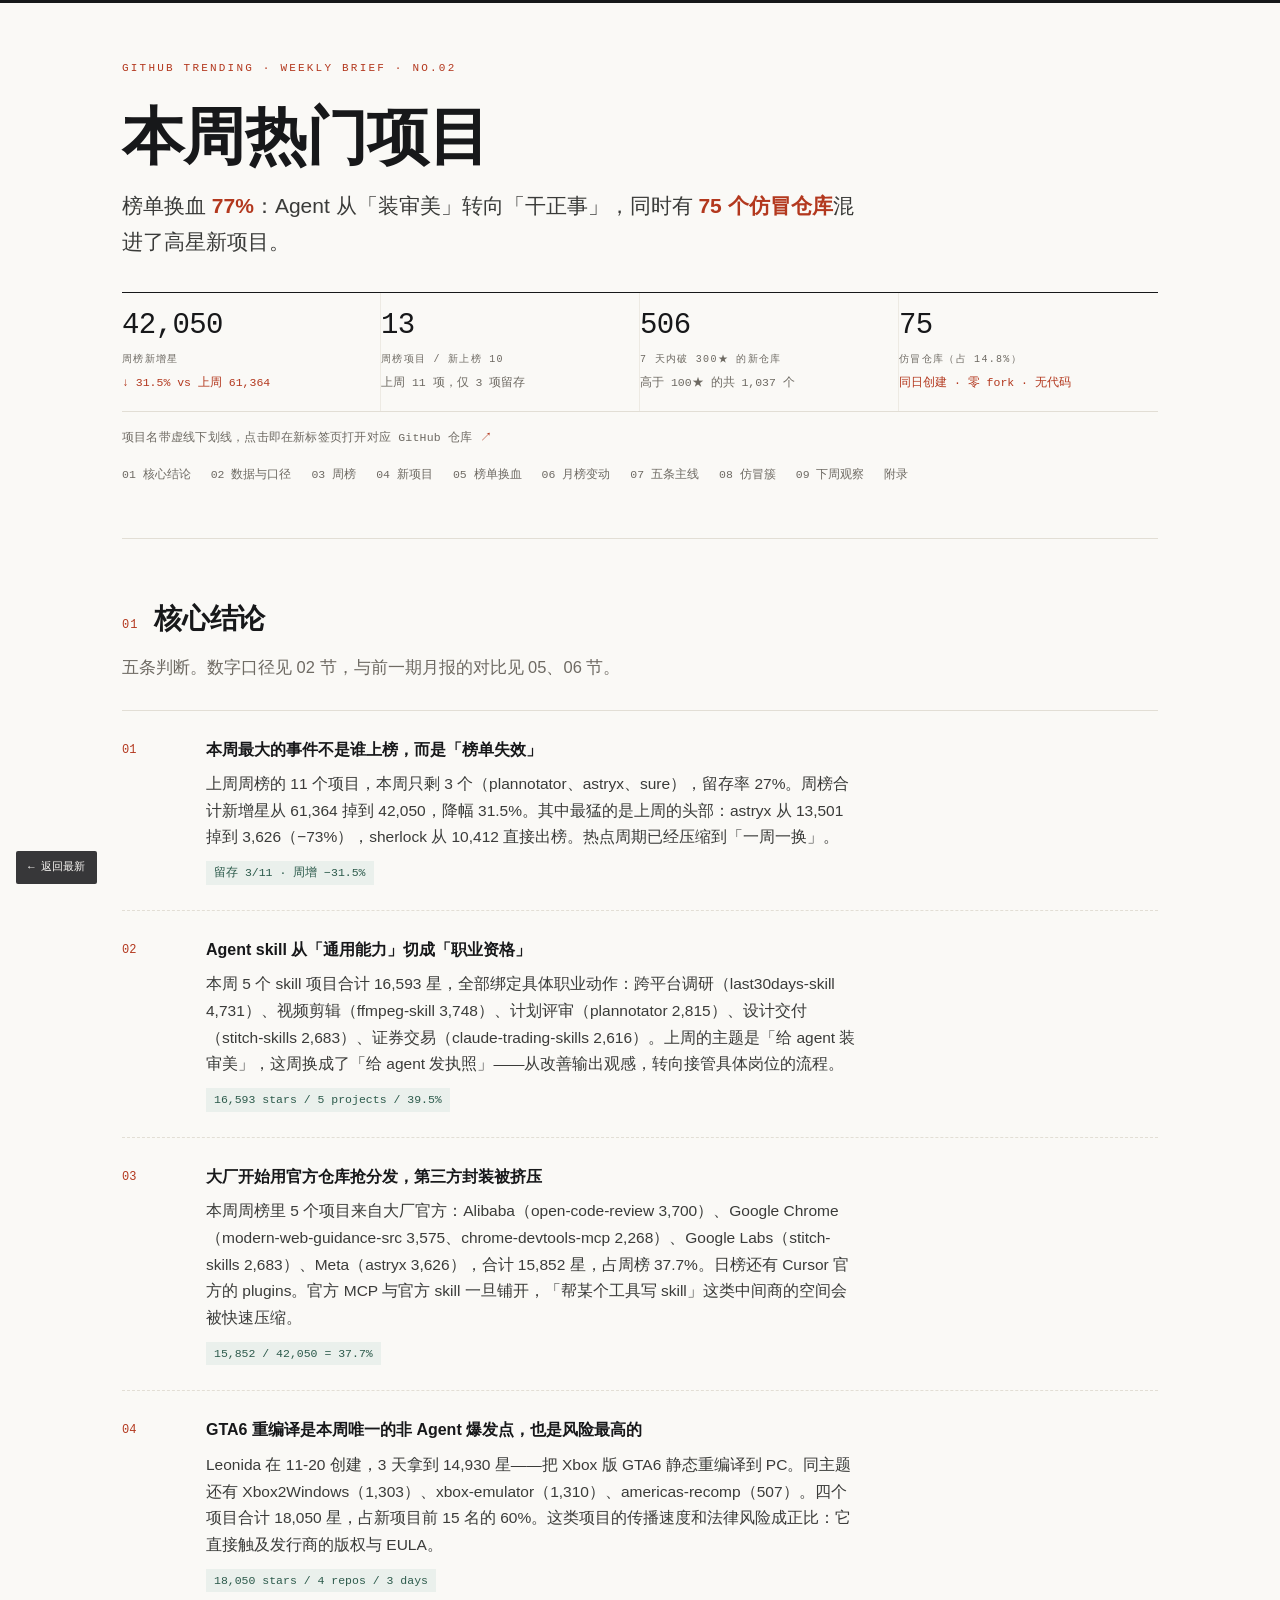
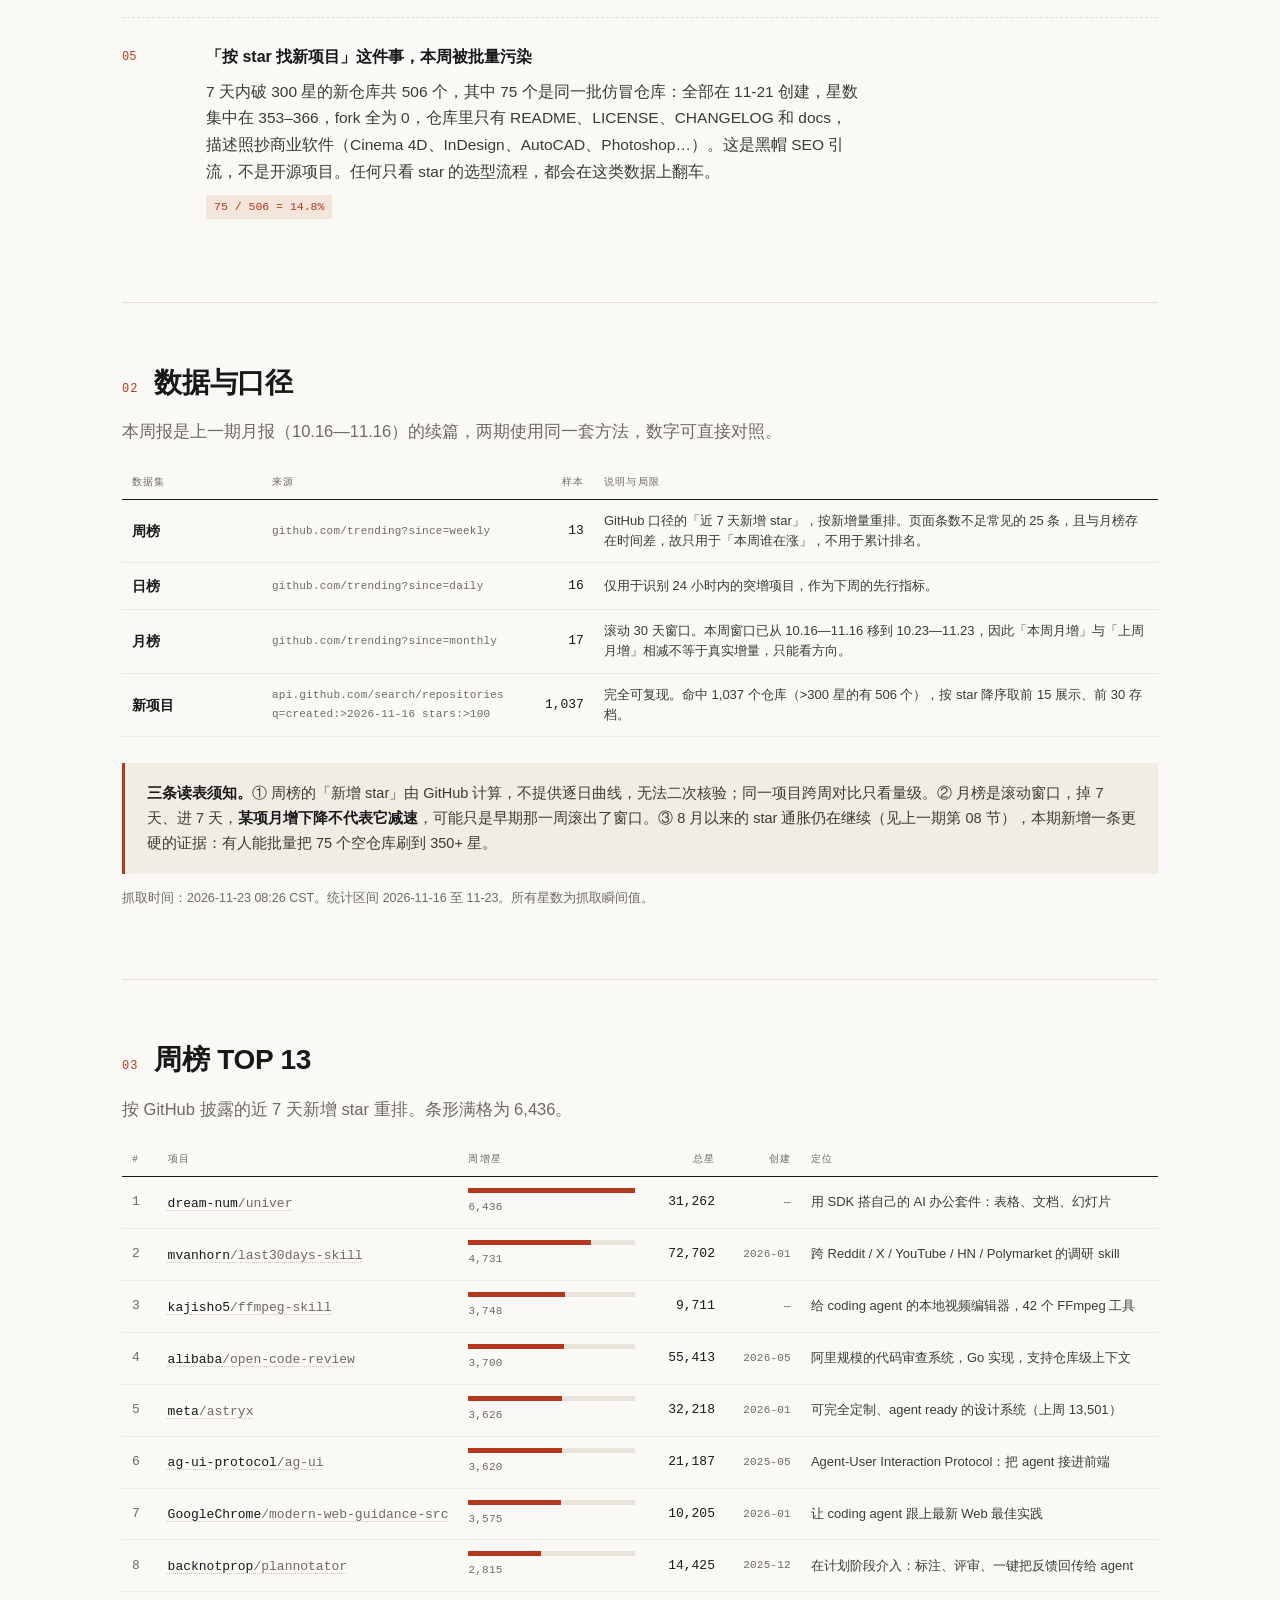
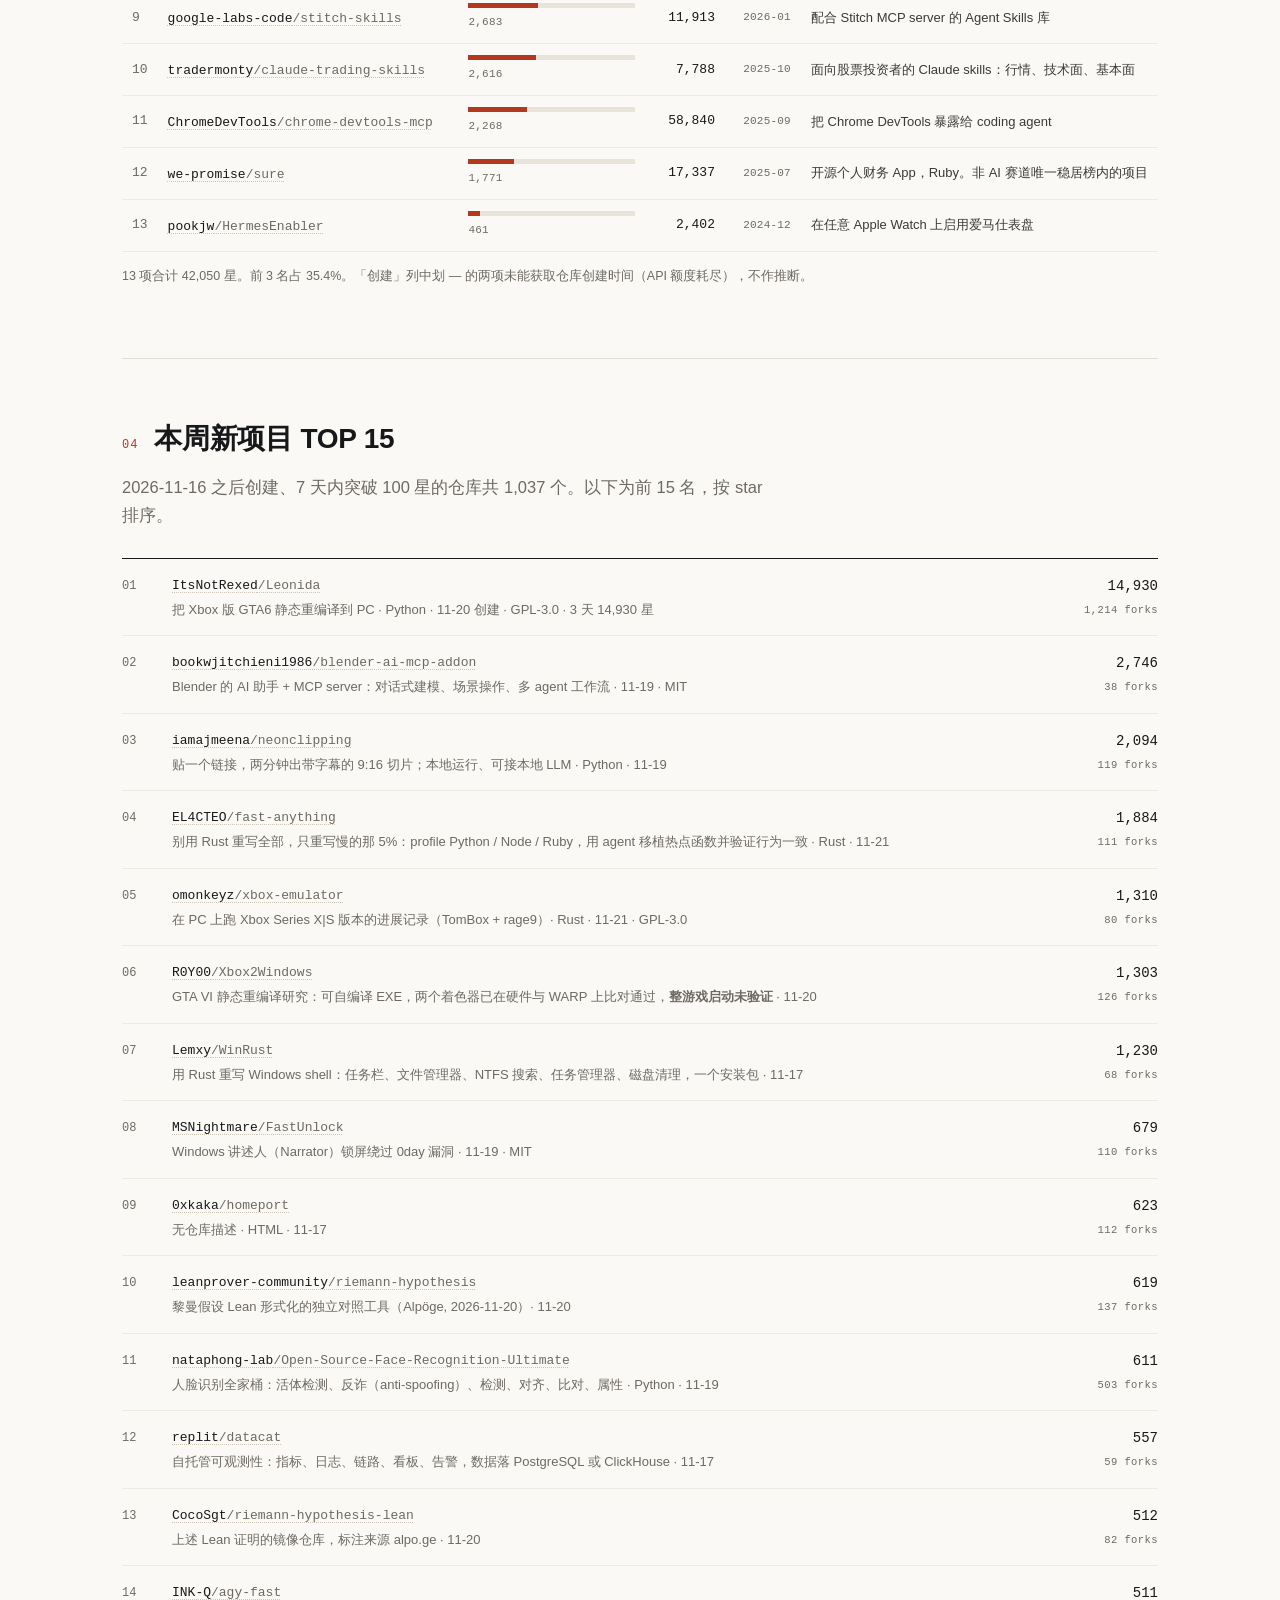
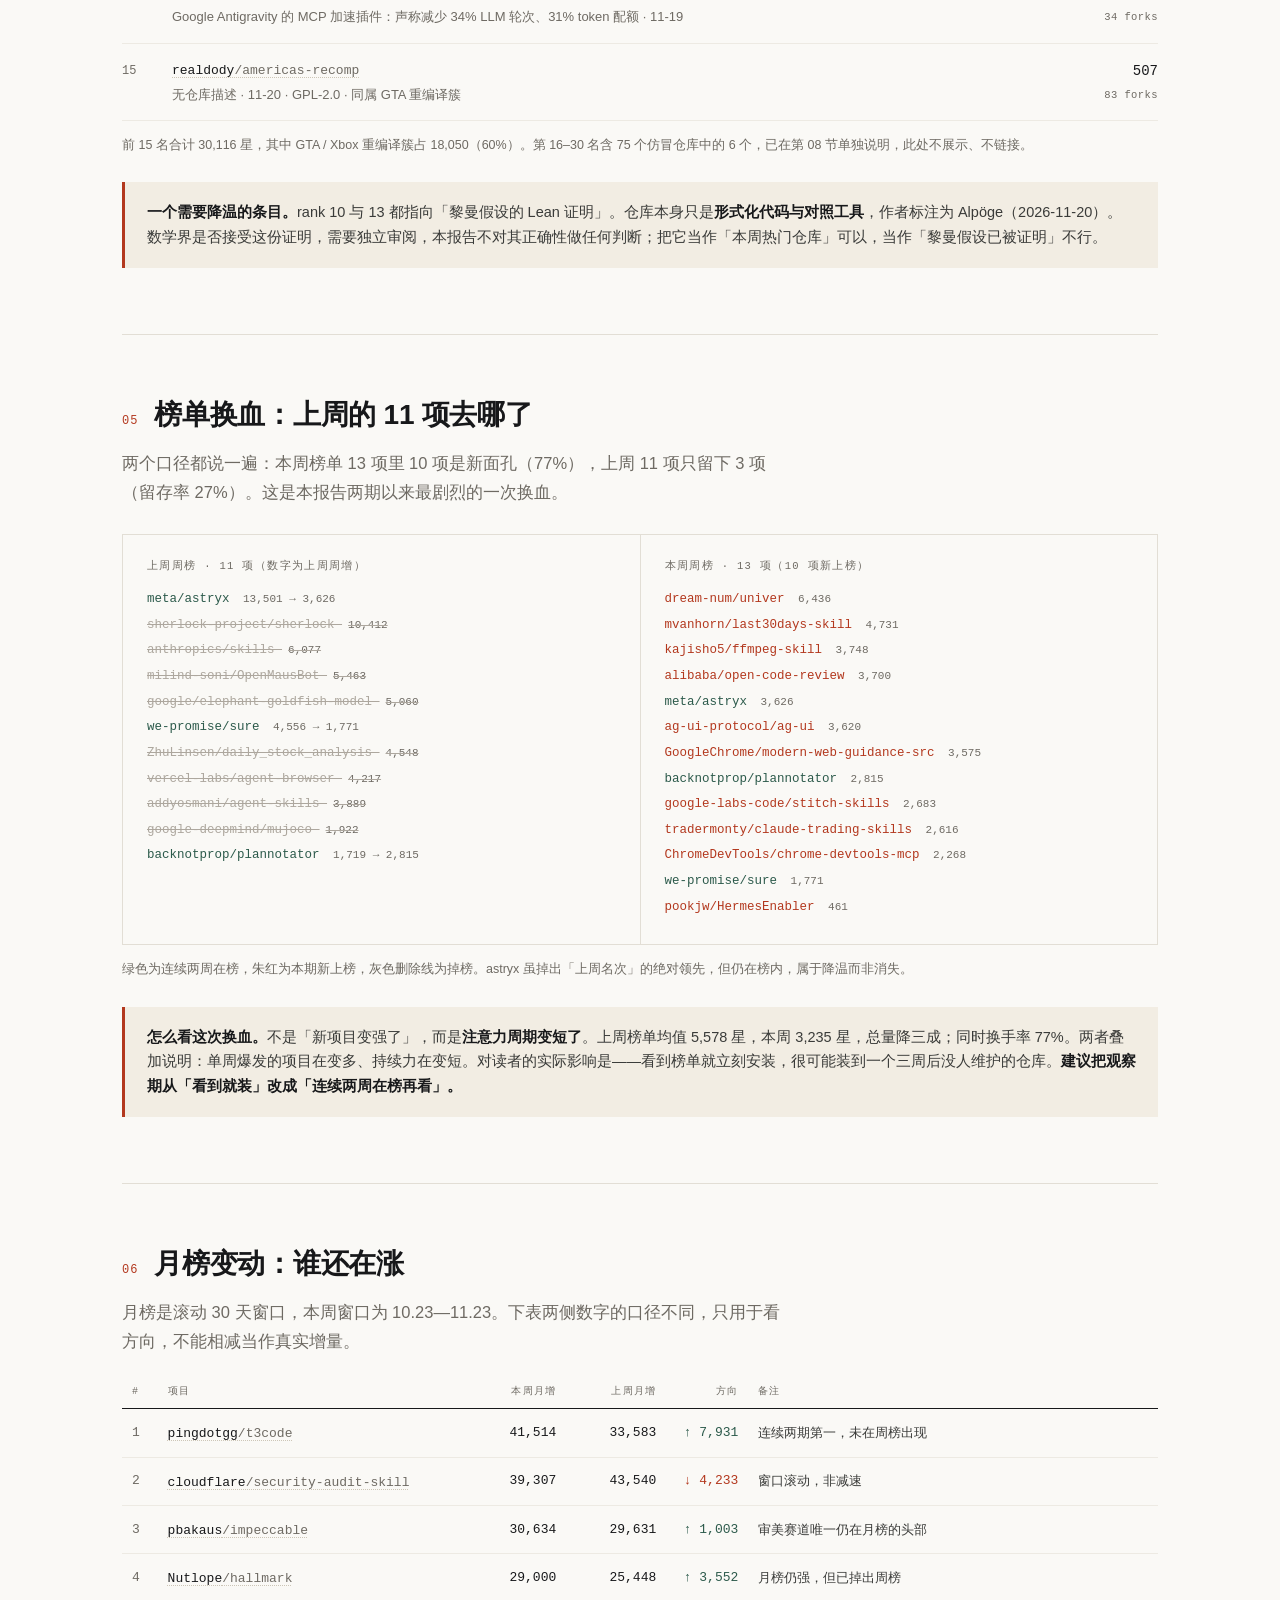
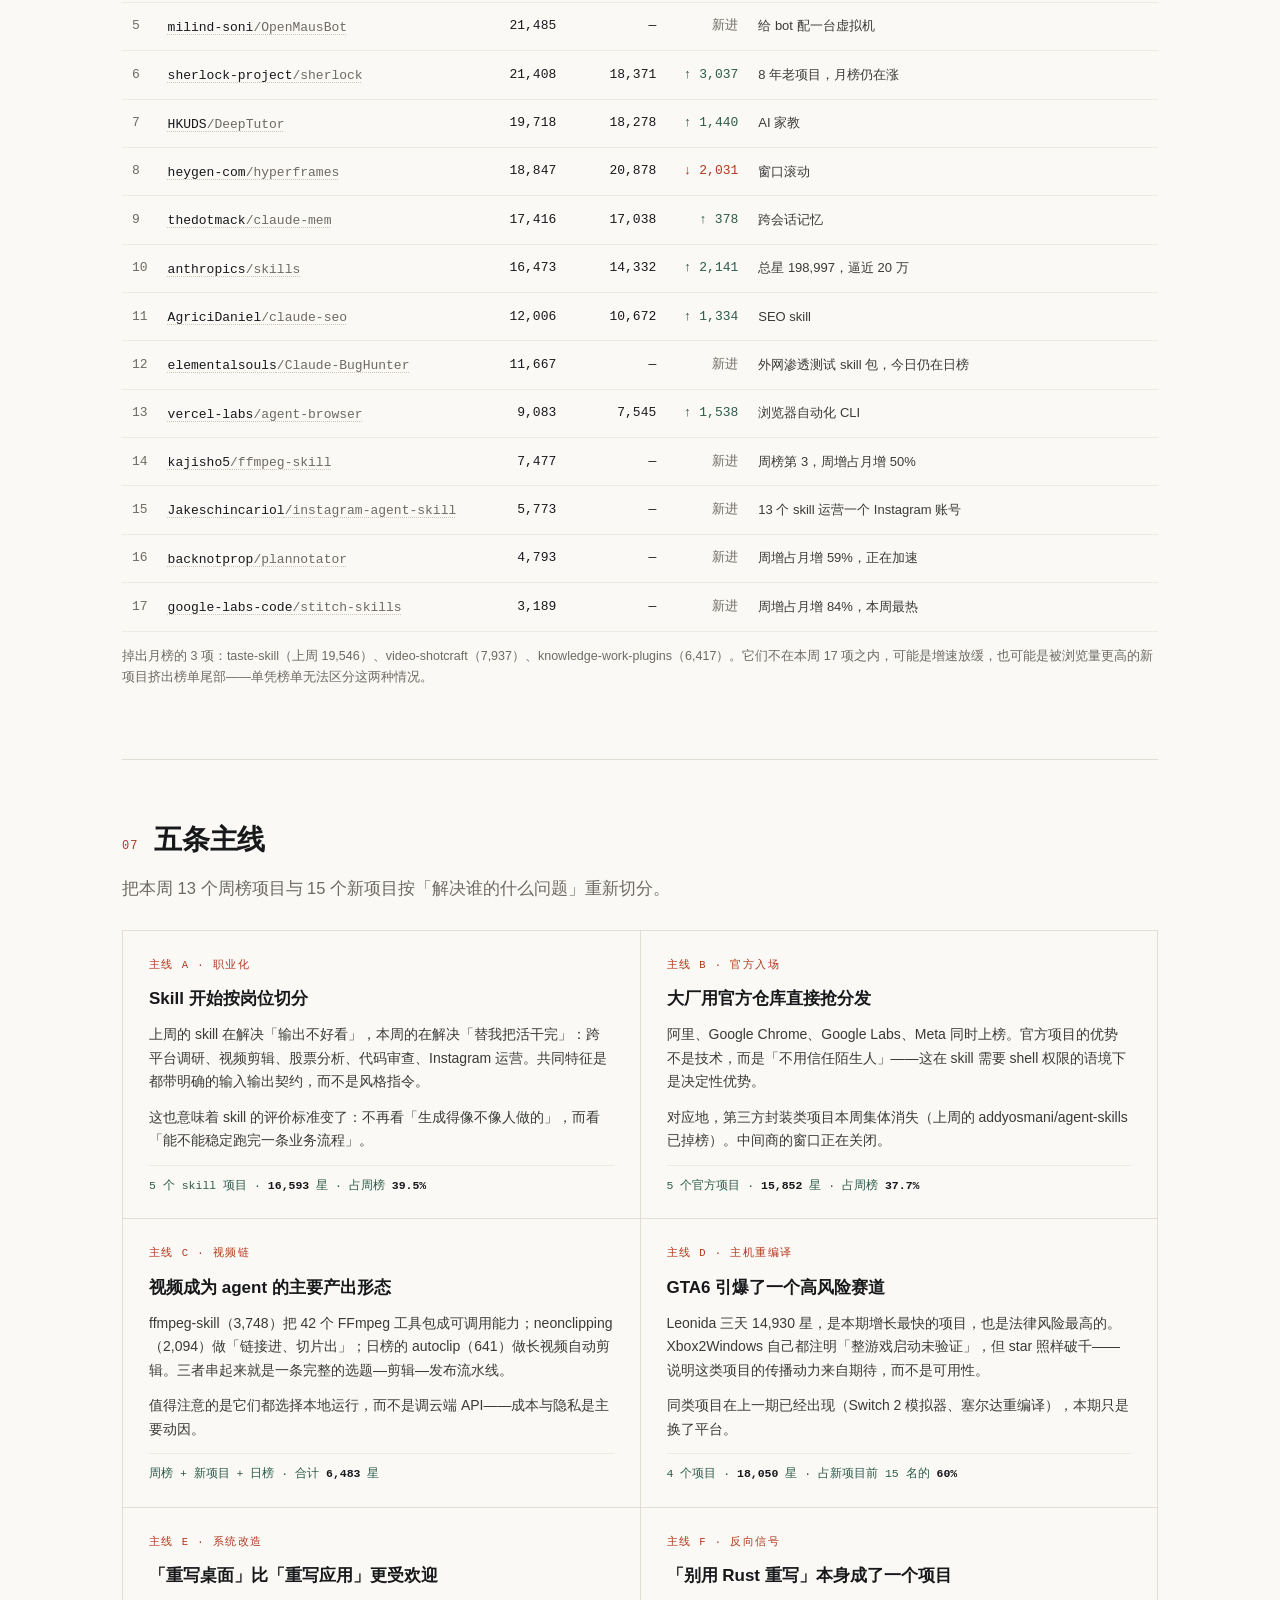
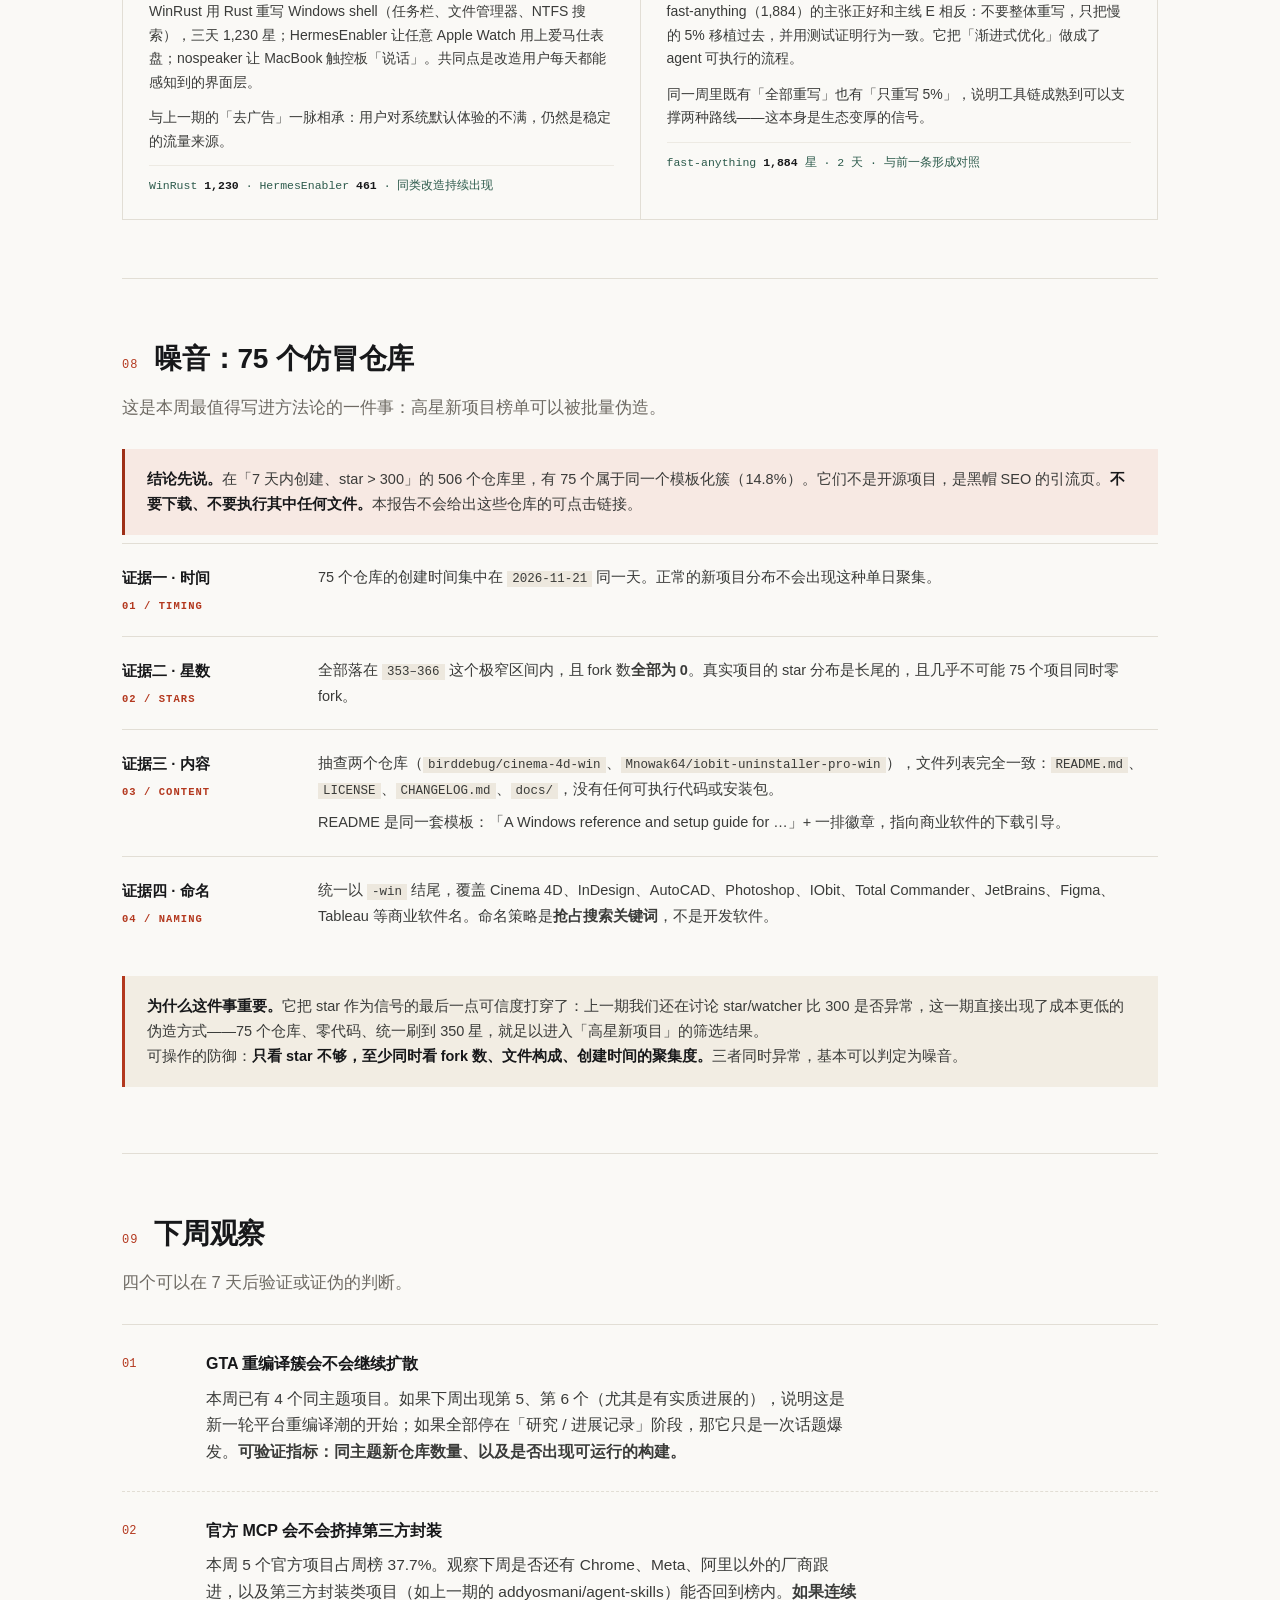
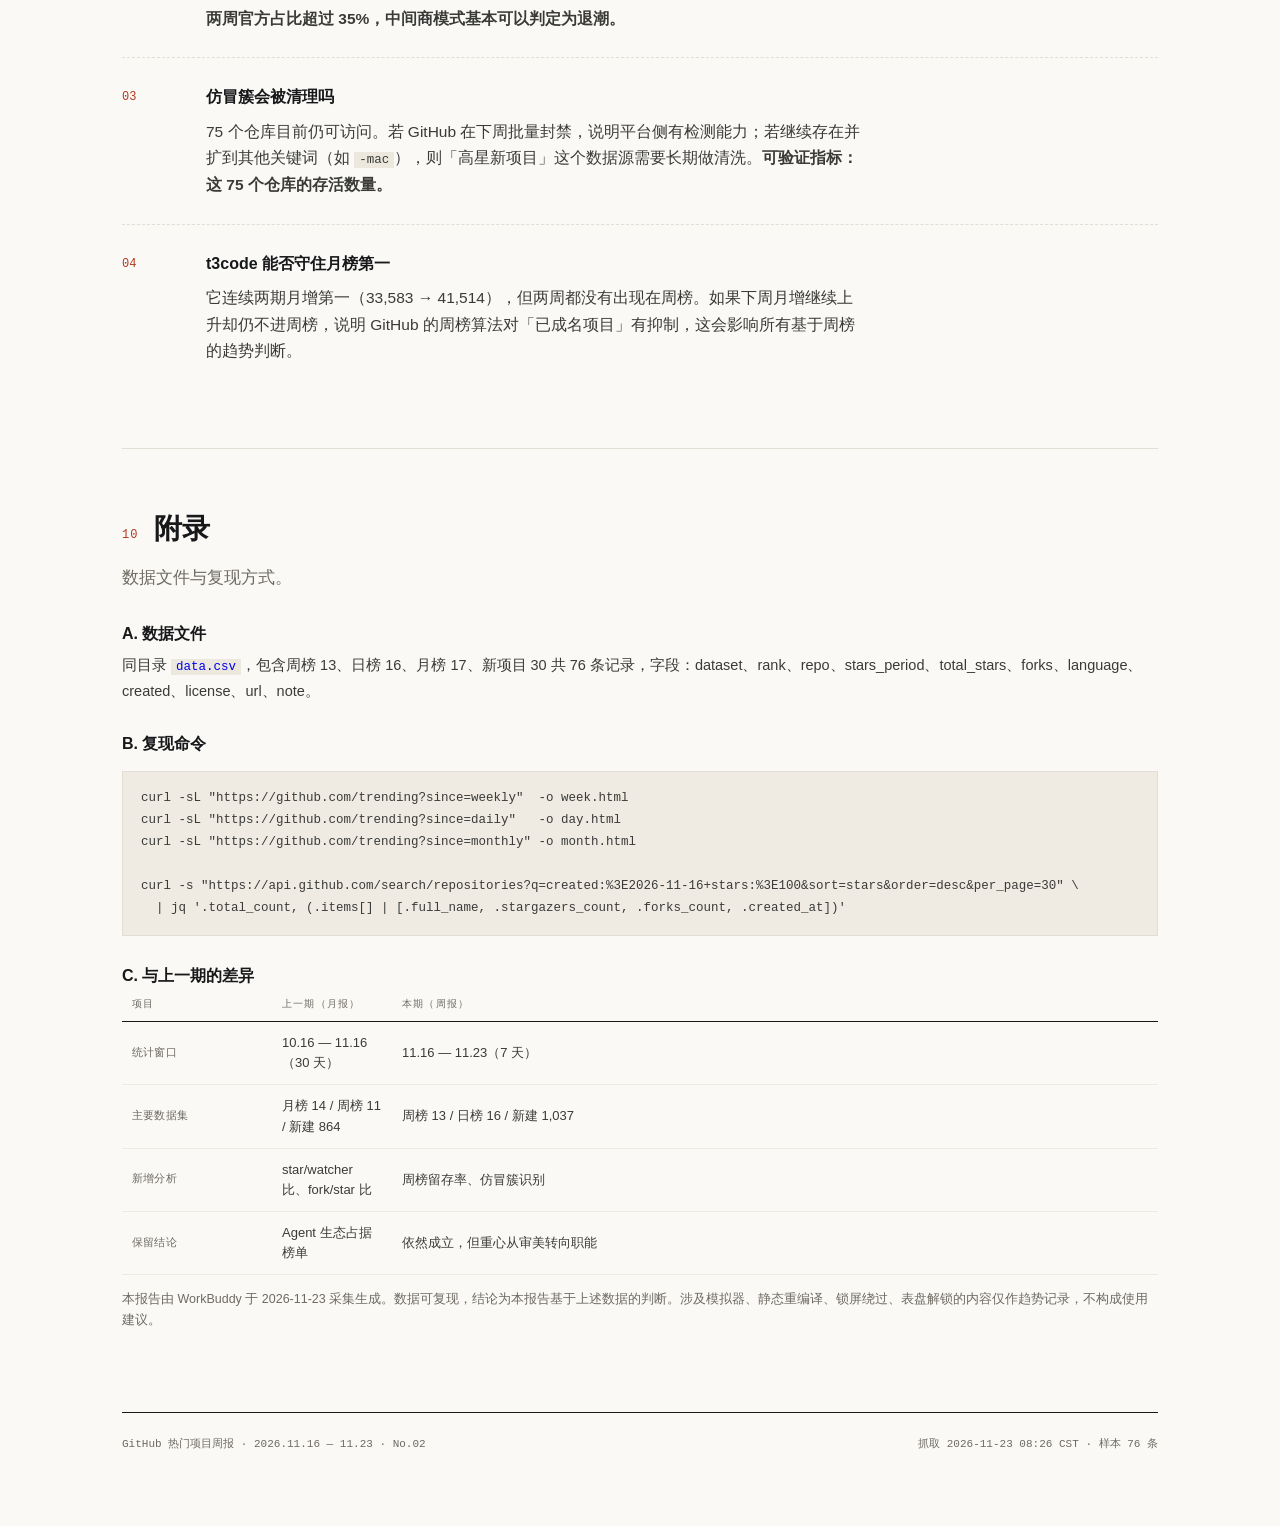
<file: archive/report-2026-11-23.html>
<!DOCTYPE html>
<html lang="zh-CN">
<head>
<meta charset="utf-8">
<meta name="viewport" content="width=device-width, initial-scale=1">
<meta name="color-scheme" content="light">
<title>GitHub 热门项目周报 · 2026 年第 47 周</title>
<style>
  :root{
    --paper:#FAF9F6; --paper-2:#F4F1EA; --ink:#17181A; --ink-2:#3A3B39;
    --muted:#6E6A63; --line:#E2DED5; --line-soft:#EDEAE3;
    --accent:#B3381E; --accent-soft:#F3E4DC; --green:#2C5A4B;
    --mono:ui-monospace,SFMono-Regular,"SF Mono",Menlo,Consolas,"Liberation Mono",monospace;
    --sans:-apple-system,BlinkMacSystemFont,"Segoe UI","PingFang SC","Hiragino Sans GB","Microsoft YaHei",sans-serif;
  }
  *{box-sizing:border-box}
  html{-webkit-text-size-adjust:100%;scroll-behavior:smooth}
  body{margin:0;background:var(--paper);color:var(--ink);font-family:var(--sans);font-size:16px;line-height:1.72;border-top:3px solid var(--ink)}
  .wrap{max-width:1100px;margin:0 auto;padding:0 32px}

  .masthead{padding:56px 0 0}
  .kicker{font-family:var(--mono);font-size:11px;letter-spacing:.2em;text-transform:uppercase;color:var(--accent);margin-bottom:26px}
  h1{font-size:clamp(36px,5.4vw,62px);line-height:1.06;letter-spacing:-.012em;margin:0 0 18px;font-weight:650}
  .sub{font-size:clamp(17px,2.1vw,21px);color:var(--ink-2);margin:0 0 32px;max-width:35em;font-weight:380}
  .sub b{font-weight:600;color:var(--accent)}

  .kpi{display:grid;grid-template-columns:repeat(4,1fr);border-top:1.5px solid var(--ink);border-bottom:1px solid var(--line)}
  .kpi > div{padding:16px 18px 18px 0;border-right:1px solid var(--line-soft)}
  .kpi > div:last-child{border-right:0}
  .kpi .n{font-family:var(--mono);font-size:29px;letter-spacing:-.02em;display:block;line-height:1.2}
  .kpi .l{font-family:var(--mono);font-size:10px;letter-spacing:.13em;text-transform:uppercase;color:var(--muted);display:block;margin-top:7px}
  .kpi .d{font-family:var(--mono);font-size:11.5px;margin-top:5px;display:block;color:var(--muted)}
  .kpi .d.dn{color:var(--accent)}
  .kpi .d.up{color:var(--green)}

  .toc{display:flex;flex-wrap:wrap;gap:6px 20px;padding:18px 0 0;font-family:var(--mono);font-size:11.5px}
  .toc a{color:var(--muted);text-decoration:none;border-bottom:1px solid transparent;padding-bottom:2px}
  .toc a:hover{color:var(--accent);border-bottom-color:var(--accent)}
  .hint{font-family:var(--mono);font-size:11.5px;color:var(--muted);letter-spacing:.02em;margin:16px 0 0}
  .hint span{color:var(--accent)}

  section{padding:56px 0 8px;border-top:1px solid var(--line);margin-top:50px}
  .sec-head{display:flex;align-items:baseline;gap:16px;margin-bottom:10px}
  .sec-num{font-family:var(--mono);font-size:12px;color:var(--accent);letter-spacing:.08em;flex:none}
  h2{font-size:clamp(22px,2.6vw,28px);margin:0;font-weight:620;letter-spacing:-.01em}
  .lede{font-size:16.5px;color:var(--muted);max-width:72ch;margin:0 0 28px}
  h3{font-size:16px;font-weight:620;margin:0 0 6px}

  .findings{margin-top:6px}
  .finding{display:grid;grid-template-columns:58px 1fr;gap:26px;padding:25px 0;border-top:1px dashed var(--line)}
  .finding:first-child{border-top:1px solid var(--line)}
  .finding .no{font-family:var(--mono);font-size:12px;color:var(--accent);padding-top:4px}
  .finding p{margin:8px 0 0;color:var(--ink-2);font-size:15.5px;max-width:76ch}
  .finding .chip{display:inline-block;font-family:var(--mono);font-size:11.5px;color:var(--green);background:#EAF0EC;padding:2px 8px;margin-top:10px}
  .finding .chip.warn{color:var(--accent);background:var(--accent-soft)}

  table{width:100%;border-collapse:collapse;font-size:14px}
  thead th{font-family:var(--mono);font-size:10px;letter-spacing:.12em;text-transform:uppercase;color:var(--muted);text-align:left;padding:0 10px 8px;border-bottom:1.5px solid var(--ink);font-weight:500;white-space:nowrap}
  tbody td{padding:11px 10px;border-bottom:1px solid var(--line-soft);vertical-align:middle}
  tbody tr:hover{background:var(--paper-2)}
  .r{text-align:right}
  .num{font-family:var(--mono);font-size:13px;font-variant-numeric:tabular-nums}
  .proj{font-family:var(--mono);font-size:13px;color:var(--ink);white-space:nowrap}
  .proj .owner{color:var(--muted)}
  a.proj,a.proj:visited,a.proj:active{color:var(--ink);text-decoration:underline;text-decoration-style:dotted;text-decoration-color:#CDC6B7;text-decoration-thickness:1px;text-underline-offset:3px;transition:color .15s,text-decoration-color .15s}
  a.proj:hover{color:var(--accent);text-decoration-style:solid;text-decoration-color:var(--accent)}
  a.proj:hover .owner{color:var(--accent)}
  .desc{font-size:13px;color:var(--ink-2);line-height:1.55}
  .bar-cell{width:18%;min-width:100px}
  .bar{height:5px;background:#E9E4DA;position:relative;width:100%}
  .bar i{position:absolute;left:0;top:0;height:100%;background:var(--accent);display:block}
  .micro{font-family:var(--mono);font-size:11px;color:var(--muted);letter-spacing:.02em}
  .tag{font-family:var(--mono);font-size:10px;letter-spacing:.04em;color:var(--muted);border:1px solid var(--line);padding:1px 5px;white-space:nowrap}
  .tag.bad{color:var(--accent);border-color:#DDB9AC}
  .up{color:var(--green)} .dn{color:var(--accent)}

  .rank-list{margin-top:8px;border-top:1.5px solid var(--ink)}
  .rank{display:grid;grid-template-columns:34px 1fr 128px;gap:16px;padding:15px 0;border-bottom:1px solid var(--line-soft);align-items:start}
  .rank .i{font-family:var(--mono);font-size:12px;color:var(--muted);padding-top:2px}
  .rank .name{font-family:var(--mono);font-size:13.5px}
  .rank .name .owner{color:var(--muted)}
  .rank .d{font-size:13px;color:var(--muted);margin-top:3px;line-height:1.55}
  .rank .v{text-align:right;font-family:var(--mono);font-size:14px}
  .rank .v span{display:block;font-size:10.5px;color:var(--muted);margin-top:3px;letter-spacing:.04em}

  .flow{display:grid;grid-template-columns:1fr 1fr;gap:1px;background:var(--line);border:1px solid var(--line);margin-top:10px}
  .flow > div{background:var(--paper);padding:22px 24px 24px}
  .flow h4{font-family:var(--mono);font-size:10.5px;letter-spacing:.13em;text-transform:uppercase;color:var(--muted);margin:0 0 12px;font-weight:500}
  .flow ul{list-style:none;margin:0;padding:0;font-family:var(--mono);font-size:12.5px;line-height:2.05}
  .flow li .g{color:var(--muted);font-size:11px;margin-left:6px}
  .flow li.drop{color:#ADA79E;text-decoration:line-through}
  .flow li.keep{color:var(--green)}
  .flow li.new{color:var(--accent)}

  .cards{display:grid;grid-template-columns:1fr 1fr;gap:1px;background:var(--line);border:1px solid var(--line);margin-top:10px}
  .card{background:var(--paper);padding:25px 26px 23px}
  .card .ct{font-family:var(--mono);font-size:10.5px;letter-spacing:.14em;text-transform:uppercase;color:var(--accent);margin-bottom:10px}
  .card h3{font-size:17px;margin-bottom:10px}
  .card p{margin:0 0 12px;font-size:14px;color:var(--ink-2);line-height:1.68}
  .card .data{font-family:var(--mono);font-size:11.5px;color:var(--green);border-top:1px solid var(--line-soft);padding-top:10px;line-height:1.7}
  .card .data b{color:var(--ink);font-weight:600}

  .callout{background:#F2EDE3;border-left:3px solid var(--accent);padding:18px 22px;margin:26px 0 8px;font-size:14.5px;color:var(--ink-2)}
  .callout b{color:var(--ink)}
  .callout.warn{background:#F7E9E3;border-left-color:#9E2F17}
  .note{font-size:12.5px;color:var(--muted);line-height:1.7;margin-top:14px}

  .risk{border-top:1px solid var(--line);padding:21px 0;display:grid;grid-template-columns:170px 1fr;gap:26px}
  .risk .t{font-weight:620;font-size:15px}
  .risk .t span{display:block;font-family:var(--mono);font-size:10.5px;color:var(--accent);letter-spacing:.1em;margin-top:6px}
  .risk p{margin:0;font-size:14.5px;color:var(--ink-2)}
  .risk p + p{margin-top:8px}
  code{font-family:var(--mono);font-size:12.5px;background:#EDE8DE;padding:1px 5px}

  pre{background:#EFEBE2;border:1px solid var(--line);padding:16px 18px;overflow-x:auto;font-family:var(--mono);font-size:12.5px;line-height:1.75;color:var(--ink-2);margin:14px 0}
  .tbl-scroll{overflow-x:auto}
  footer{border-top:1.5px solid var(--ink);margin-top:60px;padding:22px 0 72px;font-family:var(--mono);font-size:11px;color:var(--muted);display:flex;justify-content:space-between;gap:16px;flex-wrap:wrap}

  @media (max-width:820px){
    .wrap{padding:0 20px}
    .kpi{grid-template-columns:1fr 1fr}
    .kpi > div:nth-child(2){border-right:0}
    .cards,.flow{grid-template-columns:1fr}
    .finding{grid-template-columns:34px 1fr;gap:14px}
    .risk{grid-template-columns:1fr;gap:8px}
    .rank{grid-template-columns:26px 1fr 96px;gap:10px}
    .bar-cell{display:none}
    thead th.hide-m{display:none}
    tbody td.hide-m{display:none}
  }
  @media print{
    @page{margin:16mm 14mm}
    body{background:#fff;border-top:0}
    .toc{display:none}
    a{color:inherit;text-decoration:none}
  }
</style>
</head>
<body>
<div class="wrap">

<header class="masthead">
  <div class="kicker">GitHub Trending · Weekly Brief · No.02</div>
  <h1>本周热门项目</h1>
  <p class="sub">榜单换血 <b>77%</b>：Agent 从「装审美」转向「干正事」，同时有 <b>75 个仿冒仓库</b>混进了高星新项目。</p>

  <div class="kpi">
    <div><span class="n">42,050</span><span class="l">周榜新增星</span><span class="d dn">↓ 31.5% vs 上周 61,364</span></div>
    <div><span class="n">13</span><span class="l">周榜项目 / 新上榜 10</span><span class="d">上周 11 项，仅 3 项留存</span></div>
    <div><span class="n">506</span><span class="l">7 天内破 300★ 的新仓库</span><span class="d">高于 100★ 的共 1,037 个</span></div>
    <div><span class="n">75</span><span class="l">仿冒仓库（占 14.8%）</span><span class="d dn">同日创建 · 零 fork · 无代码</span></div>
  </div>

  <p class="hint">项目名带虚线下划线，点击即在新标签页打开对应 GitHub 仓库 <span>↗</span></p>

  <nav class="toc">
    <a href="#s1">01 核心结论</a>
    <a href="#s2">02 数据与口径</a>
    <a href="#s3">03 周榜</a>
    <a href="#s4">04 新项目</a>
    <a href="#s5">05 榜单换血</a>
    <a href="#s6">06 月榜变动</a>
    <a href="#s7">07 五条主线</a>
    <a href="#s8">08 仿冒簇</a>
    <a href="#s9">09 下周观察</a>
    <a href="#s10">附录</a>
  </nav>
</header>

<!-- 01 -->
<section id="s1">
  <div class="sec-head"><span class="sec-num">01</span><h2>核心结论</h2></div>
  <p class="lede">五条判断。数字口径见 02 节，与前一期月报的对比见 05、06 节。</p>

  <div class="findings">
    <div class="finding">
      <div class="no">01</div>
      <div>
        <h3>本周最大的事件不是谁上榜，而是「榜单失效」</h3>
        <p>上周周榜的 11 个项目，本周只剩 3 个（plannotator、astryx、sure），留存率 27%。周榜合计新增星从 61,364 掉到 42,050，降幅 31.5%。其中最猛的是上周的头部：astryx 从 13,501 掉到 3,626（−73%），sherlock 从 10,412 直接出榜。热点周期已经压缩到「一周一换」。</p>
        <span class="chip">留存 3/11 · 周增 −31.5%</span>
      </div>
    </div>

    <div class="finding">
      <div class="no">02</div>
      <div>
        <h3>Agent skill 从「通用能力」切成「职业资格」</h3>
        <p>本周 5 个 skill 项目合计 16,593 星，全部绑定具体职业动作：跨平台调研（last30days-skill 4,731）、视频剪辑（ffmpeg-skill 3,748）、计划评审（plannotator 2,815）、设计交付（stitch-skills 2,683）、证券交易（claude-trading-skills 2,616）。上周的主题是「给 agent 装审美」，这周换成了「给 agent 发执照」——从改善输出观感，转向接管具体岗位的流程。</p>
        <span class="chip">16,593 stars / 5 projects / 39.5%</span>
      </div>
    </div>

    <div class="finding">
      <div class="no">03</div>
      <div>
        <h3>大厂开始用官方仓库抢分发，第三方封装被挤压</h3>
        <p>本周周榜里 5 个项目来自大厂官方：Alibaba（open-code-review 3,700）、Google Chrome（modern-web-guidance-src 3,575、chrome-devtools-mcp 2,268）、Google Labs（stitch-skills 2,683）、Meta（astryx 3,626），合计 15,852 星，占周榜 37.7%。日榜还有 Cursor 官方的 plugins。官方 MCP 与官方 skill 一旦铺开，「帮某个工具写 skill」这类中间商的空间会被快速压缩。</p>
        <span class="chip">15,852 / 42,050 = 37.7%</span>
      </div>
    </div>

    <div class="finding">
      <div class="no">04</div>
      <div>
        <h3>GTA6 重编译是本周唯一的非 Agent 爆发点，也是风险最高的</h3>
        <p>Leonida 在 11-20 创建，3 天拿到 14,930 星——把 Xbox 版 GTA6 静态重编译到 PC。同主题还有 Xbox2Windows（1,303）、xbox-emulator（1,310）、americas-recomp（507）。四个项目合计 18,050 星，占新项目前 15 名的 60%。这类项目的传播速度和法律风险成正比：它直接触及发行商的版权与 EULA。</p>
        <span class="chip">18,050 stars / 4 repos / 3 days</span>
      </div>
    </div>

    <div class="finding">
      <div class="no">05</div>
      <div>
        <h3>「按 star 找新项目」这件事，本周被批量污染</h3>
        <p>7 天内破 300 星的新仓库共 506 个，其中 75 个是同一批仿冒仓库：全部在 11-21 创建，星数集中在 353–366，fork 全为 0，仓库里只有 README、LICENSE、CHANGELOG 和 docs，描述照抄商业软件（Cinema 4D、InDesign、AutoCAD、Photoshop…）。这是黑帽 SEO 引流，不是开源项目。任何只看 star 的选型流程，都会在这类数据上翻车。</p>
        <span class="chip warn">75 / 506 = 14.8%</span>
      </div>
    </div>
  </div>
</section>

<!-- 02 -->
<section id="s2">
  <div class="sec-head"><span class="sec-num">02</span><h2>数据与口径</h2></div>
  <p class="lede">本周报是上一期月报（10.16—11.16）的续篇，两期使用同一套方法，数字可直接对照。</p>

  <div class="tbl-scroll">
  <table>
    <thead><tr><th style="width:140px">数据集</th><th style="width:230px">来源</th><th style="width:80px" class="r">样本</th><th>说明与局限</th></tr></thead>
    <tbody>
      <tr><td><b>周榜</b></td><td class="micro">github.com/trending?since=weekly</td><td class="r num">13</td><td class="desc">GitHub 口径的「近 7 天新增 star」，按新增量重排。页面条数不足常见的 25 条，且与月榜存在时间差，故只用于「本周谁在涨」，不用于累计排名。</td></tr>
      <tr><td><b>日榜</b></td><td class="micro">github.com/trending?since=daily</td><td class="r num">16</td><td class="desc">仅用于识别 24 小时内的突增项目，作为下周的先行指标。</td></tr>
      <tr><td><b>月榜</b></td><td class="micro">github.com/trending?since=monthly</td><td class="r num">17</td><td class="desc">滚动 30 天窗口。本周窗口已从 10.16—11.16 移到 10.23—11.23，因此「本周月增」与「上周月增」相减不等于真实增量，只能看方向。</td></tr>
      <tr><td><b>新项目</b></td><td class="micro">api.github.com/search/repositories<br>q=created:&gt;2026-11-16 stars:&gt;100</td><td class="r num">1,037</td><td class="desc">完全可复现。命中 1,037 个仓库（&gt;300 星的有 506 个），按 star 降序取前 15 展示、前 30 存档。</td></tr>
    </tbody>
  </table>
  </div>

  <div class="callout">
    <b>三条读表须知。</b>① 周榜的「新增 star」由 GitHub 计算，不提供逐日曲线，无法二次核验；同一项目跨周对比只看量级。② 月榜是滚动窗口，掉 7 天、进 7 天，<b>某项月增下降不代表它减速</b>，可能只是早期那一周滚出了窗口。③ 8 月以来的 star 通胀仍在继续（见上一期第 08 节），本期新增一条更硬的证据：有人能批量把 75 个空仓库刷到 350+ 星。
  </div>
  <p class="note">抓取时间：2026-11-23 08:26 CST。统计区间 2026-11-16 至 11-23。所有星数为抓取瞬间值。</p>
</section>

<!-- 03 -->
<section id="s3">
  <div class="sec-head"><span class="sec-num">03</span><h2>周榜 TOP 13</h2></div>
  <p class="lede">按 GitHub 披露的近 7 天新增 star 重排。条形满格为 6,436。</p>

  <div class="tbl-scroll">
  <table>
    <thead>
      <tr><th style="width:26px">#</th><th style="width:280px">项目</th><th class="bar-cell">周增星</th><th class="r" style="width:80px">总星</th><th class="r hide-m" style="width:76px">创建</th><th class="hide-m">定位</th></tr>
    </thead>
    <tbody>
      <tr>
        <td class="num" style="color:var(--muted)">1</td>
        <td><a class="proj" href="https://github.com/dream-num/univer" target="_blank" rel="noopener">dream-num<span class="owner">/univer</span></a></td>
        <td class="bar-cell"><div class="bar"><i style="width:100%"></i></div><div class="micro" style="margin-top:5px">6,436</div></td>
        <td class="r num">31,262</td><td class="r micro hide-m">—</td>
        <td class="desc hide-m">用 SDK 搭自己的 AI 办公套件：表格、文档、幻灯片</td>
      </tr>
      <tr>
        <td class="num" style="color:var(--muted)">2</td>
        <td><a class="proj" href="https://github.com/mvanhorn/last30days-skill" target="_blank" rel="noopener">mvanhorn<span class="owner">/last30days-skill</span></a></td>
        <td class="bar-cell"><div class="bar"><i style="width:73.5%"></i></div><div class="micro" style="margin-top:5px">4,731</div></td>
        <td class="r num">72,702</td><td class="r micro hide-m">2026-01</td>
        <td class="desc hide-m">跨 Reddit / X / YouTube / HN / Polymarket 的调研 skill</td>
      </tr>
      <tr>
        <td class="num" style="color:var(--muted)">3</td>
        <td><a class="proj" href="https://github.com/kajisho5/ffmpeg-skill" target="_blank" rel="noopener">kajisho5<span class="owner">/ffmpeg-skill</span></a></td>
        <td class="bar-cell"><div class="bar"><i style="width:58.2%"></i></div><div class="micro" style="margin-top:5px">3,748</div></td>
        <td class="r num">9,711</td><td class="r micro hide-m">—</td>
        <td class="desc hide-m">给 coding agent 的本地视频编辑器，42 个 FFmpeg 工具</td>
      </tr>
      <tr>
        <td class="num" style="color:var(--muted)">4</td>
        <td><a class="proj" href="https://github.com/alibaba/open-code-review" target="_blank" rel="noopener">alibaba<span class="owner">/open-code-review</span></a></td>
        <td class="bar-cell"><div class="bar"><i style="width:57.5%"></i></div><div class="micro" style="margin-top:5px">3,700</div></td>
        <td class="r num">55,413</td><td class="r micro hide-m">2026-05</td>
        <td class="desc hide-m">阿里规模的代码审查系统，Go 实现，支持仓库级上下文</td>
      </tr>
      <tr>
        <td class="num" style="color:var(--muted)">5</td>
        <td><a class="proj" href="https://github.com/meta/astryx" target="_blank" rel="noopener">meta<span class="owner">/astryx</span></a></td>
        <td class="bar-cell"><div class="bar"><i style="width:56.3%"></i></div><div class="micro" style="margin-top:5px">3,626</div></td>
        <td class="r num">32,218</td><td class="r micro hide-m">2026-01</td>
        <td class="desc hide-m">可完全定制、agent ready 的设计系统（上周 13,501）</td>
      </tr>
      <tr>
        <td class="num" style="color:var(--muted)">6</td>
        <td><a class="proj" href="https://github.com/ag-ui-protocol/ag-ui" target="_blank" rel="noopener">ag-ui-protocol<span class="owner">/ag-ui</span></a></td>
        <td class="bar-cell"><div class="bar"><i style="width:56.2%"></i></div><div class="micro" style="margin-top:5px">3,620</div></td>
        <td class="r num">21,187</td><td class="r micro hide-m">2025-05</td>
        <td class="desc hide-m">Agent-User Interaction Protocol：把 agent 接进前端</td>
      </tr>
      <tr>
        <td class="num" style="color:var(--muted)">7</td>
        <td><a class="proj" href="https://github.com/GoogleChrome/modern-web-guidance-src" target="_blank" rel="noopener">GoogleChrome<span class="owner">/modern-web-guidance-src</span></a></td>
        <td class="bar-cell"><div class="bar"><i style="width:55.5%"></i></div><div class="micro" style="margin-top:5px">3,575</div></td>
        <td class="r num">10,205</td><td class="r micro hide-m">2026-01</td>
        <td class="desc hide-m">让 coding agent 跟上最新 Web 最佳实践</td>
      </tr>
      <tr>
        <td class="num" style="color:var(--muted)">8</td>
        <td><a class="proj" href="https://github.com/backnotprop/plannotator" target="_blank" rel="noopener">backnotprop<span class="owner">/plannotator</span></a></td>
        <td class="bar-cell"><div class="bar"><i style="width:43.7%"></i></div><div class="micro" style="margin-top:5px">2,815</div></td>
        <td class="r num">14,425</td><td class="r micro hide-m">2025-12</td>
        <td class="desc hide-m">在计划阶段介入：标注、评审、一键把反馈回传给 agent</td>
      </tr>
      <tr>
        <td class="num" style="color:var(--muted)">9</td>
        <td><a class="proj" href="https://github.com/google-labs-code/stitch-skills" target="_blank" rel="noopener">google-labs-code<span class="owner">/stitch-skills</span></a></td>
        <td class="bar-cell"><div class="bar"><i style="width:41.7%"></i></div><div class="micro" style="margin-top:5px">2,683</div></td>
        <td class="r num">11,913</td><td class="r micro hide-m">2026-01</td>
        <td class="desc hide-m">配合 Stitch MCP server 的 Agent Skills 库</td>
      </tr>
      <tr>
        <td class="num" style="color:var(--muted)">10</td>
        <td><a class="proj" href="https://github.com/tradermonty/claude-trading-skills" target="_blank" rel="noopener">tradermonty<span class="owner">/claude-trading-skills</span></a></td>
        <td class="bar-cell"><div class="bar"><i style="width:40.6%"></i></div><div class="micro" style="margin-top:5px">2,616</div></td>
        <td class="r num">7,788</td><td class="r micro hide-m">2025-10</td>
        <td class="desc hide-m">面向股票投资者的 Claude skills：行情、技术面、基本面</td>
      </tr>
      <tr>
        <td class="num" style="color:var(--muted)">11</td>
        <td><a class="proj" href="https://github.com/ChromeDevTools/chrome-devtools-mcp" target="_blank" rel="noopener">ChromeDevTools<span class="owner">/chrome-devtools-mcp</span></a></td>
        <td class="bar-cell"><div class="bar"><i style="width:35.2%"></i></div><div class="micro" style="margin-top:5px">2,268</div></td>
        <td class="r num">58,840</td><td class="r micro hide-m">2025-09</td>
        <td class="desc hide-m">把 Chrome DevTools 暴露给 coding agent</td>
      </tr>
      <tr>
        <td class="num" style="color:var(--muted)">12</td>
        <td><a class="proj" href="https://github.com/we-promise/sure" target="_blank" rel="noopener">we-promise<span class="owner">/sure</span></a></td>
        <td class="bar-cell"><div class="bar"><i style="width:27.5%"></i></div><div class="micro" style="margin-top:5px">1,771</div></td>
        <td class="r num">17,337</td><td class="r micro hide-m">2025-07</td>
        <td class="desc hide-m">开源个人财务 App，Ruby。非 AI 赛道唯一稳居榜内的项目</td>
      </tr>
      <tr>
        <td class="num" style="color:var(--muted)">13</td>
        <td><a class="proj" href="https://github.com/pookjw/HermesEnabler" target="_blank" rel="noopener">pookjw<span class="owner">/HermesEnabler</span></a></td>
        <td class="bar-cell"><div class="bar"><i style="width:7.2%"></i></div><div class="micro" style="margin-top:5px">461</div></td>
        <td class="r num">2,402</td><td class="r micro hide-m">2024-12</td>
        <td class="desc hide-m">在任意 Apple Watch 上启用爱马仕表盘</td>
      </tr>
    </tbody>
  </table>
  </div>
  <p class="note">13 项合计 42,050 星。前 3 名占 35.4%。「创建」列中划 — 的两项未能获取仓库创建时间（API 额度耗尽），不作推断。</p>
</section>

<!-- 04 -->
<section id="s4">
  <div class="sec-head"><span class="sec-num">04</span><h2>本周新项目 TOP 15</h2></div>
  <p class="lede">2026-11-16 之后创建、7 天内突破 100 星的仓库共 1,037 个。以下为前 15 名，按 star 排序。</p>

  <div class="rank-list">
    <div class="rank">
      <div class="i">01</div>
      <div>
        <div class="name"><a class="proj" href="https://github.com/ItsNotRexed/Leonida" target="_blank" rel="noopener">ItsNotRexed<span class="owner">/Leonida</span></a></div>
        <div class="d">把 Xbox 版 GTA6 静态重编译到 PC · Python · 11-20 创建 · GPL-3.0 · 3 天 14,930 星</div>
      </div>
      <div class="v">14,930<span>1,214 forks</span></div>
    </div>
    <div class="rank">
      <div class="i">02</div>
      <div>
        <div class="name"><a class="proj" href="https://github.com/bookwjitchieni1986/blender-ai-mcp-addon" target="_blank" rel="noopener">bookwjitchieni1986<span class="owner">/blender-ai-mcp-addon</span></a></div>
        <div class="d">Blender 的 AI 助手 + MCP server：对话式建模、场景操作、多 agent 工作流 · 11-19 · MIT</div>
      </div>
      <div class="v">2,746<span>38 forks</span></div>
    </div>
    <div class="rank">
      <div class="i">03</div>
      <div>
        <div class="name"><a class="proj" href="https://github.com/iamajmeena/neonclipping" target="_blank" rel="noopener">iamajmeena<span class="owner">/neonclipping</span></a></div>
        <div class="d">贴一个链接，两分钟出带字幕的 9:16 切片；本地运行、可接本地 LLM · Python · 11-19</div>
      </div>
      <div class="v">2,094<span>119 forks</span></div>
    </div>
    <div class="rank">
      <div class="i">04</div>
      <div>
        <div class="name"><a class="proj" href="https://github.com/EL4CTEO/fast-anything" target="_blank" rel="noopener">EL4CTEO<span class="owner">/fast-anything</span></a></div>
        <div class="d">别用 Rust 重写全部，只重写慢的那 5%：profile Python / Node / Ruby，用 agent 移植热点函数并验证行为一致 · Rust · 11-21</div>
      </div>
      <div class="v">1,884<span>111 forks</span></div>
    </div>
    <div class="rank">
      <div class="i">05</div>
      <div>
        <div class="name"><a class="proj" href="https://github.com/omonkeyz/xbox-emulator" target="_blank" rel="noopener">omonkeyz<span class="owner">/xbox-emulator</span></a></div>
        <div class="d">在 PC 上跑 Xbox Series X|S 版本的进展记录（TomBox + rage9）· Rust · 11-21 · GPL-3.0</div>
      </div>
      <div class="v">1,310<span>80 forks</span></div>
    </div>
    <div class="rank">
      <div class="i">06</div>
      <div>
        <div class="name"><a class="proj" href="https://github.com/R0Y00/Xbox2Windows" target="_blank" rel="noopener">R0Y00<span class="owner">/Xbox2Windows</span></a></div>
        <div class="d">GTA VI 静态重编译研究：可自编译 EXE，两个着色器已在硬件与 WARP 上比对通过，<b>整游戏启动未验证</b> · 11-20</div>
      </div>
      <div class="v">1,303<span>126 forks</span></div>
    </div>
    <div class="rank">
      <div class="i">07</div>
      <div>
        <div class="name"><a class="proj" href="https://github.com/Lemxy/WinRust" target="_blank" rel="noopener">Lemxy<span class="owner">/WinRust</span></a></div>
        <div class="d">用 Rust 重写 Windows shell：任务栏、文件管理器、NTFS 搜索、任务管理器、磁盘清理，一个安装包 · 11-17</div>
      </div>
      <div class="v">1,230<span>68 forks</span></div>
    </div>
    <div class="rank">
      <div class="i">08</div>
      <div>
        <div class="name"><a class="proj" href="https://github.com/MSNightmare/FastUnlock" target="_blank" rel="noopener">MSNightmare<span class="owner">/FastUnlock</span></a></div>
        <div class="d">Windows 讲述人（Narrator）锁屏绕过 0day 漏洞 · 11-19 · MIT</div>
      </div>
      <div class="v">679<span>110 forks</span></div>
    </div>
    <div class="rank">
      <div class="i">09</div>
      <div>
        <div class="name"><a class="proj" href="https://github.com/0xkaka/homeport" target="_blank" rel="noopener">0xkaka<span class="owner">/homeport</span></a></div>
        <div class="d">无仓库描述 · HTML · 11-17</div>
      </div>
      <div class="v">623<span>112 forks</span></div>
    </div>
    <div class="rank">
      <div class="i">10</div>
      <div>
        <div class="name"><a class="proj" href="https://github.com/leanprover-community/riemann-hypothesis" target="_blank" rel="noopener">leanprover-community<span class="owner">/riemann-hypothesis</span></a></div>
        <div class="d">黎曼假设 Lean 形式化的独立对照工具（Alpöge, 2026-11-20）· 11-20</div>
      </div>
      <div class="v">619<span>137 forks</span></div>
    </div>
    <div class="rank">
      <div class="i">11</div>
      <div>
        <div class="name"><a class="proj" href="https://github.com/nataphong-lab/Open-Source-Face-Recognition-Ultimate" target="_blank" rel="noopener">nataphong-lab<span class="owner">/Open-Source-Face-Recognition-Ultimate</span></a></div>
        <div class="d">人脸识别全家桶：活体检测、反诈（anti-spoofing）、检测、对齐、比对、属性 · Python · 11-19</div>
      </div>
      <div class="v">611<span>503 forks</span></div>
    </div>
    <div class="rank">
      <div class="i">12</div>
      <div>
        <div class="name"><a class="proj" href="https://github.com/replit/datacat" target="_blank" rel="noopener">replit<span class="owner">/datacat</span></a></div>
        <div class="d">自托管可观测性：指标、日志、链路、看板、告警，数据落 PostgreSQL 或 ClickHouse · 11-17</div>
      </div>
      <div class="v">557<span>59 forks</span></div>
    </div>
    <div class="rank">
      <div class="i">13</div>
      <div>
        <div class="name"><a class="proj" href="https://github.com/CocoSgt/riemann-hypothesis-lean" target="_blank" rel="noopener">CocoSgt<span class="owner">/riemann-hypothesis-lean</span></a></div>
        <div class="d">上述 Lean 证明的镜像仓库，标注来源 alpo.ge · 11-20</div>
      </div>
      <div class="v">512<span>82 forks</span></div>
    </div>
    <div class="rank">
      <div class="i">14</div>
      <div>
        <div class="name"><a class="proj" href="https://github.com/INK-Q/agy-fast" target="_blank" rel="noopener">INK-Q<span class="owner">/agy-fast</span></a></div>
        <div class="d">Google Antigravity 的 MCP 加速插件：声称减少 34% LLM 轮次、31% token 配额 · 11-19</div>
      </div>
      <div class="v">511<span>34 forks</span></div>
    </div>
    <div class="rank">
      <div class="i">15</div>
      <div>
        <div class="name"><a class="proj" href="https://github.com/realdody/americas-recomp" target="_blank" rel="noopener">realdody<span class="owner">/americas-recomp</span></a></div>
        <div class="d">无仓库描述 · 11-20 · GPL-2.0 · 同属 GTA 重编译簇</div>
      </div>
      <div class="v">507<span>83 forks</span></div>
    </div>
  </div>
  <p class="note">前 15 名合计 30,116 星，其中 GTA / Xbox 重编译簇占 18,050（60%）。第 16–30 名含 75 个仿冒仓库中的 6 个，已在第 08 节单独说明，此处不展示、不链接。</p>

  <div class="callout">
    <b>一个需要降温的条目。</b>rank 10 与 13 都指向「黎曼假设的 Lean 证明」。仓库本身只是<b>形式化代码与对照工具</b>，作者标注为 Alpöge（2026-11-20）。数学界是否接受这份证明，需要独立审阅，本报告不对其正确性做任何判断；把它当作「本周热门仓库」可以，当作「黎曼假设已被证明」不行。
  </div>
</section>

<!-- 05 -->
<section id="s5">
  <div class="sec-head"><span class="sec-num">05</span><h2>榜单换血：上周的 11 项去哪了</h2></div>
  <p class="lede">两个口径都说一遍：本周榜单 13 项里 10 项是新面孔（77%），上周 11 项只留下 3 项（留存率 27%）。这是本报告两期以来最剧烈的一次换血。</p>

  <div class="flow">
    <div>
      <h4>上周周榜 · 11 项（数字为上周周增）</h4>
      <ul>
        <li class="keep">meta/astryx <span class="g">13,501 → 3,626</span></li>
        <li class="drop">sherlock-project/sherlock <span class="g">10,412</span></li>
        <li class="drop">anthropics/skills <span class="g">6,077</span></li>
        <li class="drop">milind-soni/OpenMausBot <span class="g">5,463</span></li>
        <li class="drop">google/elephant-goldfish-model <span class="g">5,060</span></li>
        <li class="keep">we-promise/sure <span class="g">4,556 → 1,771</span></li>
        <li class="drop">ZhuLinsen/daily_stock_analysis <span class="g">4,548</span></li>
        <li class="drop">vercel-labs/agent-browser <span class="g">4,217</span></li>
        <li class="drop">addyosmani/agent-skills <span class="g">3,889</span></li>
        <li class="drop">google-deepmind/mujoco <span class="g">1,922</span></li>
        <li class="keep">backnotprop/plannotator <span class="g">1,719 → 2,815</span></li>
      </ul>
    </div>
    <div>
      <h4>本周周榜 · 13 项（10 项新上榜）</h4>
      <ul>
        <li class="new">dream-num/univer <span class="g">6,436</span></li>
        <li class="new">mvanhorn/last30days-skill <span class="g">4,731</span></li>
        <li class="new">kajisho5/ffmpeg-skill <span class="g">3,748</span></li>
        <li class="new">alibaba/open-code-review <span class="g">3,700</span></li>
        <li class="keep">meta/astryx <span class="g">3,626</span></li>
        <li class="new">ag-ui-protocol/ag-ui <span class="g">3,620</span></li>
        <li class="new">GoogleChrome/modern-web-guidance-src <span class="g">3,575</span></li>
        <li class="keep">backnotprop/plannotator <span class="g">2,815</span></li>
        <li class="new">google-labs-code/stitch-skills <span class="g">2,683</span></li>
        <li class="new">tradermonty/claude-trading-skills <span class="g">2,616</span></li>
        <li class="new">ChromeDevTools/chrome-devtools-mcp <span class="g">2,268</span></li>
        <li class="keep">we-promise/sure <span class="g">1,771</span></li>
        <li class="new">pookjw/HermesEnabler <span class="g">461</span></li>
      </ul>
    </div>
  </div>
  <p class="note">绿色为连续两周在榜，朱红为本期新上榜，灰色删除线为掉榜。astryx 虽掉出「上周名次」的绝对领先，但仍在榜内，属于降温而非消失。</p>

  <div class="callout">
    <b>怎么看这次换血。</b>不是「新项目变强了」，而是<b>注意力周期变短了</b>。上周榜单均值 5,578 星，本周 3,235 星，总量降三成；同时换手率 77%。两者叠加说明：单周爆发的项目在变多、持续力在变短。对读者的实际影响是——看到榜单就立刻安装，很可能装到一个三周后没人维护的仓库。<b>建议把观察期从「看到就装」改成「连续两周在榜再看」。</b>
  </div>
</section>

<!-- 06 -->
<section id="s6">
  <div class="sec-head"><span class="sec-num">06</span><h2>月榜变动：谁还在涨</h2></div>
  <p class="lede">月榜是滚动 30 天窗口，本周窗口为 10.23—11.23。下表两侧数字的口径不同，只用于看方向，不能相减当作真实增量。</p>

  <div class="tbl-scroll">
  <table>
    <thead>
      <tr><th style="width:26px">#</th><th style="width:290px">项目</th><th class="r" style="width:100px">本周月增</th><th class="r" style="width:100px">上周月增</th><th class="r" style="width:82px">方向</th><th class="hide-m">备注</th></tr>
    </thead>
    <tbody>
      <tr><td class="num" style="color:var(--muted)">1</td><td><a class="proj" href="https://github.com/pingdotgg/t3code" target="_blank" rel="noopener">pingdotgg<span class="owner">/t3code</span></a></td><td class="r num">41,514</td><td class="r num">33,583</td><td class="r num up">↑ 7,931</td><td class="desc hide-m">连续两期第一，未在周榜出现</td></tr>
      <tr><td class="num" style="color:var(--muted)">2</td><td><a class="proj" href="https://github.com/cloudflare/security-audit-skill" target="_blank" rel="noopener">cloudflare<span class="owner">/security-audit-skill</span></a></td><td class="r num">39,307</td><td class="r num">43,540</td><td class="r num dn">↓ 4,233</td><td class="desc hide-m">窗口滚动，非减速</td></tr>
      <tr><td class="num" style="color:var(--muted)">3</td><td><a class="proj" href="https://github.com/pbakaus/impeccable" target="_blank" rel="noopener">pbakaus<span class="owner">/impeccable</span></a></td><td class="r num">30,634</td><td class="r num">29,631</td><td class="r num up">↑ 1,003</td><td class="desc hide-m">审美赛道唯一仍在月榜的头部</td></tr>
      <tr><td class="num" style="color:var(--muted)">4</td><td><a class="proj" href="https://github.com/Nutlope/hallmark" target="_blank" rel="noopener">Nutlope<span class="owner">/hallmark</span></a></td><td class="r num">29,000</td><td class="r num">25,448</td><td class="r num up">↑ 3,552</td><td class="desc hide-m">月榜仍强，但已掉出周榜</td></tr>
      <tr><td class="num" style="color:var(--muted)">5</td><td><a class="proj" href="https://github.com/milind-soni/OpenMausBot" target="_blank" rel="noopener">milind-soni<span class="owner">/OpenMausBot</span></a></td><td class="r num">21,485</td><td class="r num">—</td><td class="r num" style="color:var(--muted)">新进</td><td class="desc hide-m">给 bot 配一台虚拟机</td></tr>
      <tr><td class="num" style="color:var(--muted)">6</td><td><a class="proj" href="https://github.com/sherlock-project/sherlock" target="_blank" rel="noopener">sherlock-project<span class="owner">/sherlock</span></a></td><td class="r num">21,408</td><td class="r num">18,371</td><td class="r num up">↑ 3,037</td><td class="desc hide-m">8 年老项目，月榜仍在涨</td></tr>
      <tr><td class="num" style="color:var(--muted)">7</td><td><a class="proj" href="https://github.com/HKUDS/DeepTutor" target="_blank" rel="noopener">HKUDS<span class="owner">/DeepTutor</span></a></td><td class="r num">19,718</td><td class="r num">18,278</td><td class="r num up">↑ 1,440</td><td class="desc hide-m">AI 家教</td></tr>
      <tr><td class="num" style="color:var(--muted)">8</td><td><a class="proj" href="https://github.com/heygen-com/hyperframes" target="_blank" rel="noopener">heygen-com<span class="owner">/hyperframes</span></a></td><td class="r num">18,847</td><td class="r num">20,878</td><td class="r num dn">↓ 2,031</td><td class="desc hide-m">窗口滚动</td></tr>
      <tr><td class="num" style="color:var(--muted)">9</td><td><a class="proj" href="https://github.com/thedotmack/claude-mem" target="_blank" rel="noopener">thedotmack<span class="owner">/claude-mem</span></a></td><td class="r num">17,416</td><td class="r num">17,038</td><td class="r num up">↑ 378</td><td class="desc hide-m">跨会话记忆</td></tr>
      <tr><td class="num" style="color:var(--muted)">10</td><td><a class="proj" href="https://github.com/anthropics/skills" target="_blank" rel="noopener">anthropics<span class="owner">/skills</span></a></td><td class="r num">16,473</td><td class="r num">14,332</td><td class="r num up">↑ 2,141</td><td class="desc hide-m">总星 198,997，逼近 20 万</td></tr>
      <tr><td class="num" style="color:var(--muted)">11</td><td><a class="proj" href="https://github.com/AgriciDaniel/claude-seo" target="_blank" rel="noopener">AgriciDaniel<span class="owner">/claude-seo</span></a></td><td class="r num">12,006</td><td class="r num">10,672</td><td class="r num up">↑ 1,334</td><td class="desc hide-m">SEO skill</td></tr>
      <tr><td class="num" style="color:var(--muted)">12</td><td><a class="proj" href="https://github.com/elementalsouls/Claude-BugHunter" target="_blank" rel="noopener">elementalsouls<span class="owner">/Claude-BugHunter</span></a></td><td class="r num">11,667</td><td class="r num">—</td><td class="r num" style="color:var(--muted)">新进</td><td class="desc hide-m">外网渗透测试 skill 包，今日仍在日榜</td></tr>
      <tr><td class="num" style="color:var(--muted)">13</td><td><a class="proj" href="https://github.com/vercel-labs/agent-browser" target="_blank" rel="noopener">vercel-labs<span class="owner">/agent-browser</span></a></td><td class="r num">9,083</td><td class="r num">7,545</td><td class="r num up">↑ 1,538</td><td class="desc hide-m">浏览器自动化 CLI</td></tr>
      <tr><td class="num" style="color:var(--muted)">14</td><td><a class="proj" href="https://github.com/kajisho5/ffmpeg-skill" target="_blank" rel="noopener">kajisho5<span class="owner">/ffmpeg-skill</span></a></td><td class="r num">7,477</td><td class="r num">—</td><td class="r num" style="color:var(--muted)">新进</td><td class="desc hide-m">周榜第 3，周增占月增 50%</td></tr>
      <tr><td class="num" style="color:var(--muted)">15</td><td><a class="proj" href="https://github.com/Jakeschincariol/instagram-agent-skill" target="_blank" rel="noopener">Jakeschincariol<span class="owner">/instagram-agent-skill</span></a></td><td class="r num">5,773</td><td class="r num">—</td><td class="r num" style="color:var(--muted)">新进</td><td class="desc hide-m">13 个 skill 运营一个 Instagram 账号</td></tr>
      <tr><td class="num" style="color:var(--muted)">16</td><td><a class="proj" href="https://github.com/backnotprop/plannotator" target="_blank" rel="noopener">backnotprop<span class="owner">/plannotator</span></a></td><td class="r num">4,793</td><td class="r num">—</td><td class="r num" style="color:var(--muted)">新进</td><td class="desc hide-m">周增占月增 59%，正在加速</td></tr>
      <tr><td class="num" style="color:var(--muted)">17</td><td><a class="proj" href="https://github.com/google-labs-code/stitch-skills" target="_blank" rel="noopener">google-labs-code<span class="owner">/stitch-skills</span></a></td><td class="r num">3,189</td><td class="r num">—</td><td class="r num" style="color:var(--muted)">新进</td><td class="desc hide-m">周增占月增 84%，本周最热</td></tr>
    </tbody>
  </table>
  </div>
  <p class="note">掉出月榜的 3 项：taste-skill（上周 19,546）、video-shotcraft（7,937）、knowledge-work-plugins（6,417）。它们不在本周 17 项之内，可能是增速放缓，也可能是被浏览量更高的新项目挤出榜单尾部——单凭榜单无法区分这两种情况。</p>
</section>

<!-- 07 -->
<section id="s7">
  <div class="sec-head"><span class="sec-num">07</span><h2>五条主线</h2></div>
  <p class="lede">把本周 13 个周榜项目与 15 个新项目按「解决谁的什么问题」重新切分。</p>

  <div class="cards">
    <div class="card">
      <div class="ct">主线 A · 职业化</div>
      <h3>Skill 开始按岗位切分</h3>
      <p>上周的 skill 在解决「输出不好看」，本周的在解决「替我把活干完」：跨平台调研、视频剪辑、股票分析、代码审查、Instagram 运营。共同特征是都带明确的输入输出契约，而不是风格指令。</p>
      <p>这也意味着 skill 的评价标准变了：不再看「生成得像不像人做的」，而看「能不能稳定跑完一条业务流程」。</p>
      <div class="data">5 个 skill 项目 · <b>16,593</b> 星 · 占周榜 <b>39.5%</b></div>
    </div>

    <div class="card">
      <div class="ct">主线 B · 官方入场</div>
      <h3>大厂用官方仓库直接抢分发</h3>
      <p>阿里、Google Chrome、Google Labs、Meta 同时上榜。官方项目的优势不是技术，而是「不用信任陌生人」——这在 skill 需要 shell 权限的语境下是决定性优势。</p>
      <p>对应地，第三方封装类项目本周集体消失（上周的 addyosmani/agent-skills 已掉榜）。中间商的窗口正在关闭。</p>
      <div class="data">5 个官方项目 · <b>15,852</b> 星 · 占周榜 <b>37.7%</b></div>
    </div>

    <div class="card">
      <div class="ct">主线 C · 视频链</div>
      <h3>视频成为 agent 的主要产出形态</h3>
      <p>ffmpeg-skill（3,748）把 42 个 FFmpeg 工具包成可调用能力；neonclipping（2,094）做「链接进、切片出」；日榜的 autoclip（641）做长视频自动剪辑。三者串起来就是一条完整的选题—剪辑—发布流水线。</p>
      <p>值得注意的是它们都选择本地运行，而不是调云端 API——成本与隐私是主要动因。</p>
      <div class="data">周榜 + 新项目 + 日榜 · 合计 <b>6,483</b> 星</div>
    </div>

    <div class="card">
      <div class="ct">主线 D · 主机重编译</div>
      <h3>GTA6 引爆了一个高风险赛道</h3>
      <p>Leonida 三天 14,930 星，是本期增长最快的项目，也是法律风险最高的。Xbox2Windows 自己都注明「整游戏启动未验证」，但 star 照样破千——说明这类项目的传播动力来自期待，而不是可用性。</p>
      <p>同类项目在上一期已经出现（Switch 2 模拟器、塞尔达重编译），本期只是换了平台。</p>
      <div class="data">4 个项目 · <b>18,050</b> 星 · 占新项目前 15 名的 <b>60%</b></div>
    </div>

    <div class="card">
      <div class="ct">主线 E · 系统改造</div>
      <h3>「重写桌面」比「重写应用」更受欢迎</h3>
      <p>WinRust 用 Rust 重写 Windows shell（任务栏、文件管理器、NTFS 搜索），三天 1,230 星；HermesEnabler 让任意 Apple Watch 用上爱马仕表盘；nospeaker 让 MacBook 触控板「说话」。共同点是改造用户每天都能感知到的界面层。</p>
      <p>与上一期的「去广告」一脉相承：用户对系统默认体验的不满，仍然是稳定的流量来源。</p>
      <div class="data">WinRust <b>1,230</b> · HermesEnabler <b>461</b> · 同类改造持续出现</div>
    </div>

    <div class="card">
      <div class="ct">主线 F · 反向信号</div>
      <h3>「别用 Rust 重写」本身成了一个项目</h3>
      <p>fast-anything（1,884）的主张正好和主线 E 相反：不要整体重写，只把慢的 5% 移植过去，并用测试证明行为一致。它把「渐进式优化」做成了 agent 可执行的流程。</p>
      <p>同一周里既有「全部重写」也有「只重写 5%」，说明工具链成熟到可以支撑两种路线——这本身是生态变厚的信号。</p>
      <div class="data">fast-anything <b>1,884</b> 星 · 2 天 · 与前一条形成对照</div>
    </div>
  </div>
</section>

<!-- 08 -->
<section id="s8">
  <div class="sec-head"><span class="sec-num">08</span><h2>噪音：75 个仿冒仓库</h2></div>
  <p class="lede">这是本周最值得写进方法论的一件事：高星新项目榜单可以被批量伪造。</p>

  <div class="callout warn">
    <b>结论先说。</b>在「7 天内创建、star &gt; 300」的 506 个仓库里，有 75 个属于同一个模板化簇（14.8%）。它们不是开源项目，是黑帽 SEO 的引流页。<b>不要下载、不要执行其中任何文件。</b>本报告不会给出这些仓库的可点击链接。
  </div>

  <div class="risk">
    <div class="t">证据一 · 时间<span>01 / TIMING</span></div>
    <div><p>75 个仓库的创建时间集中在 <code>2026-11-21</code> 同一天。正常的新项目分布不会出现这种单日聚集。</p></div>
  </div>

  <div class="risk">
    <div class="t">证据二 · 星数<span>02 / STARS</span></div>
    <div><p>全部落在 <code>353–366</code> 这个极窄区间内，且 fork 数<b>全部为 0</b>。真实项目的 star 分布是长尾的，且几乎不可能 75 个项目同时零 fork。</p></div>
  </div>

  <div class="risk">
    <div class="t">证据三 · 内容<span>03 / CONTENT</span></div>
    <div>
      <p>抽查两个仓库（<code>birddebug/cinema-4d-win</code>、<code>Mnowak64/iobit-uninstaller-pro-win</code>），文件列表完全一致：<code>README.md</code>、<code>LICENSE</code>、<code>CHANGELOG.md</code>、<code>docs/</code>，没有任何可执行代码或安装包。</p>
      <p>README 是同一套模板：「A Windows reference and setup guide for …」+ 一排徽章，指向商业软件的下载引导。</p>
    </div>
  </div>

  <div class="risk">
    <div class="t">证据四 · 命名<span>04 / NAMING</span></div>
    <div><p>统一以 <code>-win</code> 结尾，覆盖 Cinema 4D、InDesign、AutoCAD、Photoshop、IObit、Total Commander、JetBrains、Figma、Tableau 等商业软件名。命名策略是<b>抢占搜索关键词</b>，不是开发软件。</p></div>
  </div>

  <div class="callout">
    <b>为什么这件事重要。</b>它把 star 作为信号的最后一点可信度打穿了：上一期我们还在讨论 star/watcher 比 300 是否异常，这一期直接出现了成本更低的伪造方式——75 个仓库、零代码、统一刷到 350 星，就足以进入「高星新项目」的筛选结果。<br>可操作的防御：<b>只看 star 不够，至少同时看 fork 数、文件构成、创建时间的聚集度。</b>三者同时异常，基本可以判定为噪音。
  </div>
</section>

<!-- 09 -->
<section id="s9">
  <div class="sec-head"><span class="sec-num">09</span><h2>下周观察</h2></div>
  <p class="lede">四个可以在 7 天后验证或证伪的判断。</p>

  <div class="findings">
    <div class="finding">
      <div class="no">01</div>
      <div>
        <h3>GTA 重编译簇会不会继续扩散</h3>
        <p>本周已有 4 个同主题项目。如果下周出现第 5、第 6 个（尤其是有实质进展的），说明这是新一轮平台重编译潮的开始；如果全部停在「研究 / 进展记录」阶段，那它只是一次话题爆发。<b>可验证指标：同主题新仓库数量、以及是否出现可运行的构建。</b></p>
      </div>
    </div>
    <div class="finding">
      <div class="no">02</div>
      <div>
        <h3>官方 MCP 会不会挤掉第三方封装</h3>
        <p>本周 5 个官方项目占周榜 37.7%。观察下周是否还有 Chrome、Meta、阿里以外的厂商跟进，以及第三方封装类项目（如上一期的 addyosmani/agent-skills）能否回到榜内。<b>如果连续两周官方占比超过 35%，中间商模式基本可以判定为退潮。</b></p>
      </div>
    </div>
    <div class="finding">
      <div class="no">03</div>
      <div>
        <h3>仿冒簇会被清理吗</h3>
        <p>75 个仓库目前仍可访问。若 GitHub 在下周批量封禁，说明平台侧有检测能力；若继续存在并扩到其他关键词（如 <code>-mac</code>），则「高星新项目」这个数据源需要长期做清洗。<b>可验证指标：这 75 个仓库的存活数量。</b></p>
      </div>
    </div>
    <div class="finding">
      <div class="no">04</div>
      <div>
        <h3>t3code 能否守住月榜第一</h3>
        <p>它连续两期月增第一（33,583 → 41,514），但两周都没有出现在周榜。如果下周月增继续上升却仍不进周榜，说明 GitHub 的周榜算法对「已成名项目」有抑制，这会影响所有基于周榜的趋势判断。</p>
      </div>
    </div>
  </div>
</section>

<!-- 10 -->
<section id="s10">
  <div class="sec-head"><span class="sec-num">10</span><h2>附录</h2></div>
  <p class="lede">数据文件与复现方式。</p>

  <h3 style="margin-top:20px">A. 数据文件</h3>
  <p style="font-size:14.5px;color:var(--ink-2);margin:0 0 6px">同目录 <a href="../data/2026-11-23.csv" style="text-decoration:none"><code>data.csv</code></a>，包含周榜 13、日榜 16、月榜 17、新项目 30 共 76 条记录，字段：dataset、rank、repo、stars_period、total_stars、forks、language、created、license、url、note。</p>

  <h3 style="margin-top:26px">B. 复现命令</h3>
<pre>curl -sL "https://github.com/trending?since=weekly"  -o week.html
curl -sL "https://github.com/trending?since=daily"   -o day.html
curl -sL "https://github.com/trending?since=monthly" -o month.html

curl -s "https://api.github.com/search/repositories?q=created:%3E2026-11-16+stars:%3E100&amp;sort=stars&amp;order=desc&amp;per_page=30" \
  | jq '.total_count, (.items[] | [.full_name, .stargazers_count, .forks_count, .created_at])'</pre>

  <h3 style="margin-top:26px">C. 与上一期的差异</h3>
  <div class="tbl-scroll">
  <table>
    <thead><tr><th style="width:150px">项目</th><th style="width:120px">上一期（月报）</th><th>本期（周报）</th></tr></thead>
    <tbody>
      <tr><td class="micro">统计窗口</td><td class="desc">10.16 — 11.16（30 天）</td><td class="desc">11.16 — 11.23（7 天）</td></tr>
      <tr><td class="micro">主要数据集</td><td class="desc">月榜 14 / 周榜 11 / 新建 864</td><td class="desc">周榜 13 / 日榜 16 / 新建 1,037</td></tr>
      <tr><td class="micro">新增分析</td><td class="desc">star/watcher 比、fork/star 比</td><td class="desc">周榜留存率、仿冒簇识别</td></tr>
      <tr><td class="micro">保留结论</td><td class="desc">Agent 生态占据榜单</td><td class="desc">依然成立，但重心从审美转向职能</td></tr>
    </tbody>
  </table>
  </div>
  <p class="note">本报告由 WorkBuddy 于 2026-11-23 采集生成。数据可复现，结论为本报告基于上述数据的判断。涉及模拟器、静态重编译、锁屏绕过、表盘解锁的内容仅作趋势记录，不构成使用建议。</p>
</section>

<footer>
  <span>GitHub 热门项目周报 · 2026.11.16 — 11.23 · No.02</span>
  <span>抓取 2026-11-23 08:26 CST · 样本 76 条</span>
</footer>

</div>
<a href="../" style="position:fixed;left:16px;bottom:16px;z-index:99;font-family:ui-monospace,SFMono-Regular,Menlo,monospace;font-size:11px;background:#17181A;color:#FAF9F6;text-decoration:none;padding:7px 12px;border-radius:2px;opacity:.86">← 返回最新</a>
</body>
</html>
</file>
<file: assets/style.css>
:root{
  --paper:#FAF9F6; --paper-2:#F4F1EA; --ink:#17181A; --ink-2:#3A3B39;
  --muted:#6E6A63; --line:#E2DED5; --line-soft:#EDEAE3;
  --accent:#B3381E; --green:#2C5A4B;
  --mono:ui-monospace,SFMono-Regular,"SF Mono",Menlo,Consolas,"Liberation Mono",monospace;
  --sans:-apple-system,BlinkMacSystemFont,"Segoe UI","PingFang SC","Hiragino Sans GB","Microsoft YaHei",sans-serif;
}
*{box-sizing:border-box}
html{-webkit-text-size-adjust:100%}
body{
  margin:0;background:var(--paper);color:var(--ink);
  font-family:var(--sans);font-size:16px;line-height:1.72;
  border-top:3px solid var(--ink);
}
a{color:inherit}
.wrap{max-width:1080px;margin:0 auto;padding:0 32px}

/* site chrome */
.site-head{border-bottom:1px solid var(--line)}
.site-head-in{max-width:1080px;margin:0 auto;padding:17px 32px;display:flex;align-items:center;justify-content:space-between;gap:20px;font-family:var(--mono);font-size:11.5px}
.site-head .brand{display:flex;align-items:baseline;gap:10px;text-decoration:none}
.site-head .brand b{font-weight:600;letter-spacing:.02em}
.site-head .brand span{color:var(--muted);letter-spacing:.14em;text-transform:uppercase;font-size:10px}
.site-head nav{display:flex;align-items:center;gap:18px}
.site-head nav a{color:var(--muted);text-decoration:none;border-bottom:1px solid transparent;padding-bottom:2px}
.site-head nav a:hover{color:var(--accent);border-bottom-color:var(--accent)}

/* language switch */
.lang-switch{font-family:var(--mono);font-size:10.5px;letter-spacing:.08em;color:var(--muted);
  background:transparent;border:1px solid var(--line);padding:3px 8px;cursor:pointer;line-height:1.4}
.lang-switch:hover{color:var(--accent);border-color:var(--accent)}
html[data-lang="en"] .i18n.zh{display:none}
html:not([data-lang="en"]) .i18n.en{display:none}
.desc .i18n{display:inline}
.desc .i18n.fallback{color:var(--muted)}

.masthead{padding:46px 0 0}
.kicker{font-family:var(--mono);font-size:10.5px;letter-spacing:.2em;text-transform:uppercase;color:var(--accent);margin-bottom:20px}
h1{font-size:clamp(34px,5vw,56px);line-height:1.08;letter-spacing:-.012em;margin:0 0 16px;font-weight:650}
.sub{font-size:clamp(16px,2vw,19px);color:var(--ink-2);margin:0 0 30px;max-width:38em;font-weight:380}
.sub b{color:var(--accent);font-weight:600}

.kpi{display:grid;grid-template-columns:repeat(4,1fr);border-top:1.5px solid var(--ink);border-bottom:1px solid var(--line)}
.kpi > div{padding:15px 16px 17px 0;border-right:1px solid var(--line-soft)}
.kpi > div:last-child{border-right:0}
.kpi .n{font-family:var(--mono);font-size:27px;letter-spacing:-.02em;display:block;line-height:1.2}
.kpi .l{font-family:var(--mono);font-size:10px;letter-spacing:.12em;text-transform:uppercase;color:var(--muted);display:block;margin-top:7px}
.kpi .d{font-family:var(--mono);font-size:11.5px;margin-top:5px;display:block;color:var(--muted)}
.kpi .d.dn{color:var(--accent)} .kpi .d.up{color:var(--green)}

section{padding:46px 0 6px;border-top:1px solid var(--line);margin-top:44px}
.sec-head{display:flex;align-items:baseline;gap:14px;margin-bottom:8px}
.sec-num{font-family:var(--mono);font-size:11.5px;color:var(--accent);letter-spacing:.08em;flex:none}
h2{font-size:clamp(20px,2.4vw,25px);margin:0;font-weight:620}
.lede{font-size:15.5px;color:var(--muted);max-width:70ch;margin:0 0 24px}

table{width:100%;border-collapse:collapse;font-size:14px}
thead th{font-family:var(--mono);font-size:10px;letter-spacing:.12em;text-transform:uppercase;color:var(--muted);text-align:left;padding:0 10px 8px;border-bottom:1.5px solid var(--ink);font-weight:500;white-space:nowrap}
tbody td{padding:10px;border-bottom:1px solid var(--line-soft);vertical-align:middle}
tbody tr:hover{background:var(--paper-2)}
.r{text-align:right}
.num{font-family:var(--mono);font-size:13px;font-variant-numeric:tabular-nums}
.proj{font-family:var(--mono);font-size:13px;white-space:nowrap}
.proj .owner{color:var(--muted)}
a.proj{color:var(--ink);text-decoration:underline;text-decoration-style:dotted;text-decoration-color:#CDC6B7;text-decoration-thickness:1px;text-underline-offset:3px}
a.proj:hover{color:var(--accent);text-decoration-style:solid;text-decoration-color:var(--accent)}
a.proj:hover .owner{color:var(--accent)}
.desc{font-size:13px;color:var(--ink-2);line-height:1.55}
.bar-cell{width:17%;min-width:96px}
.bar{height:5px;background:#E9E4DA;position:relative;width:100%}
.bar i{position:absolute;left:0;top:0;height:100%;background:var(--accent);display:block}
.micro{font-family:var(--mono);font-size:11px;color:var(--muted)}
.tag{font-family:var(--mono);font-size:10px;color:var(--muted);border:1px solid var(--line);padding:1px 5px;white-space:nowrap}
.tag.warn{color:var(--accent);border-color:#DDB9AC}

.callout{background:#F2EDE3;border-left:3px solid var(--accent);padding:16px 20px;margin:22px 0 6px;font-size:14px;color:var(--ink-2)}
.callout b{color:var(--ink)}
.note{font-size:12.5px;color:var(--muted);line-height:1.7;margin-top:12px}

.toc{display:flex;flex-wrap:wrap;gap:6px 18px;padding:16px 0 0;font-family:var(--mono);font-size:11.5px}
.toc a{color:var(--muted);text-decoration:none;border-bottom:1px solid transparent;padding-bottom:2px}
.toc a:hover{color:var(--accent);border-bottom-color:var(--accent)}

.archive-list{list-style:none;padding:0;margin:0;border-top:1.5px solid var(--ink)}
.archive-list li{display:flex;justify-content:space-between;gap:16px;padding:13px 0;border-bottom:1px solid var(--line-soft);font-size:14.5px}
.archive-list a{text-decoration:none;border-bottom:1px dotted #CDC6B7}
.archive-list a:hover{color:var(--accent)}
.archive-list .meta{font-family:var(--mono);font-size:11px;color:var(--muted);white-space:nowrap}

footer{border-top:1.5px solid var(--ink);margin-top:56px;padding:20px 0 64px;font-family:var(--mono);font-size:11px;color:var(--muted);display:flex;justify-content:space-between;gap:14px;flex-wrap:wrap}

/* archive pages: floating return bar */
.returnbar{position:fixed;left:16px;bottom:16px;z-index:99;font-family:var(--mono);font-size:11px;
  background:#17181A;color:#FAF9F6;text-decoration:none;padding:7px 12px;border-radius:2px;opacity:.86}
.returnbar:hover{opacity:1;color:#fff}

@media (max-width:820px){
  .wrap{padding:0 20px}
  .site-head-in{padding:15px 20px}
  .kpi{grid-template-columns:1fr 1fr}
  .kpi > div:nth-child(2){border-right:0}
  .bar-cell{display:none}
  thead th.hide-m{display:none}
  tbody td.hide-m{display:none}
}
@media print{
  @page{margin:16mm 14mm}
  body{background:#fff;border-top:0}
  .site-head,.returnbar,.toc{display:none}
  a{text-decoration:none}
}
</file>
